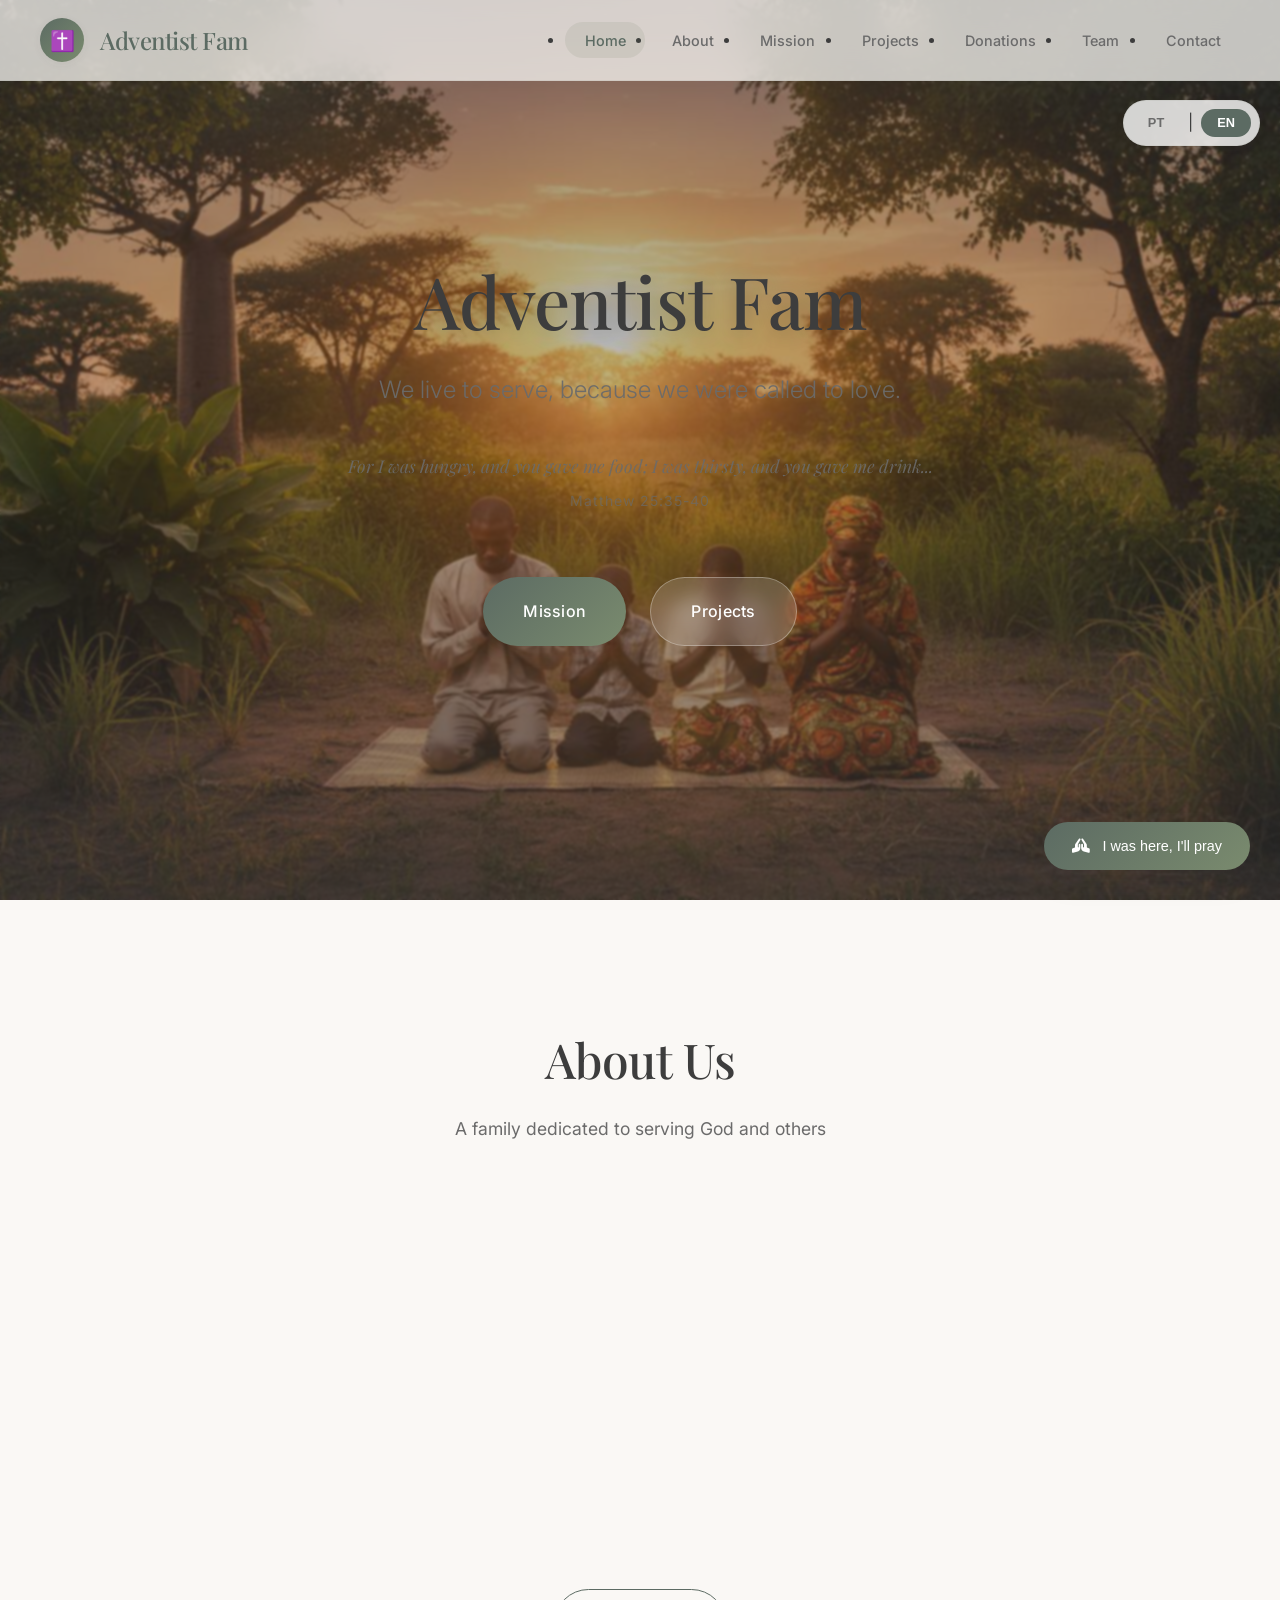
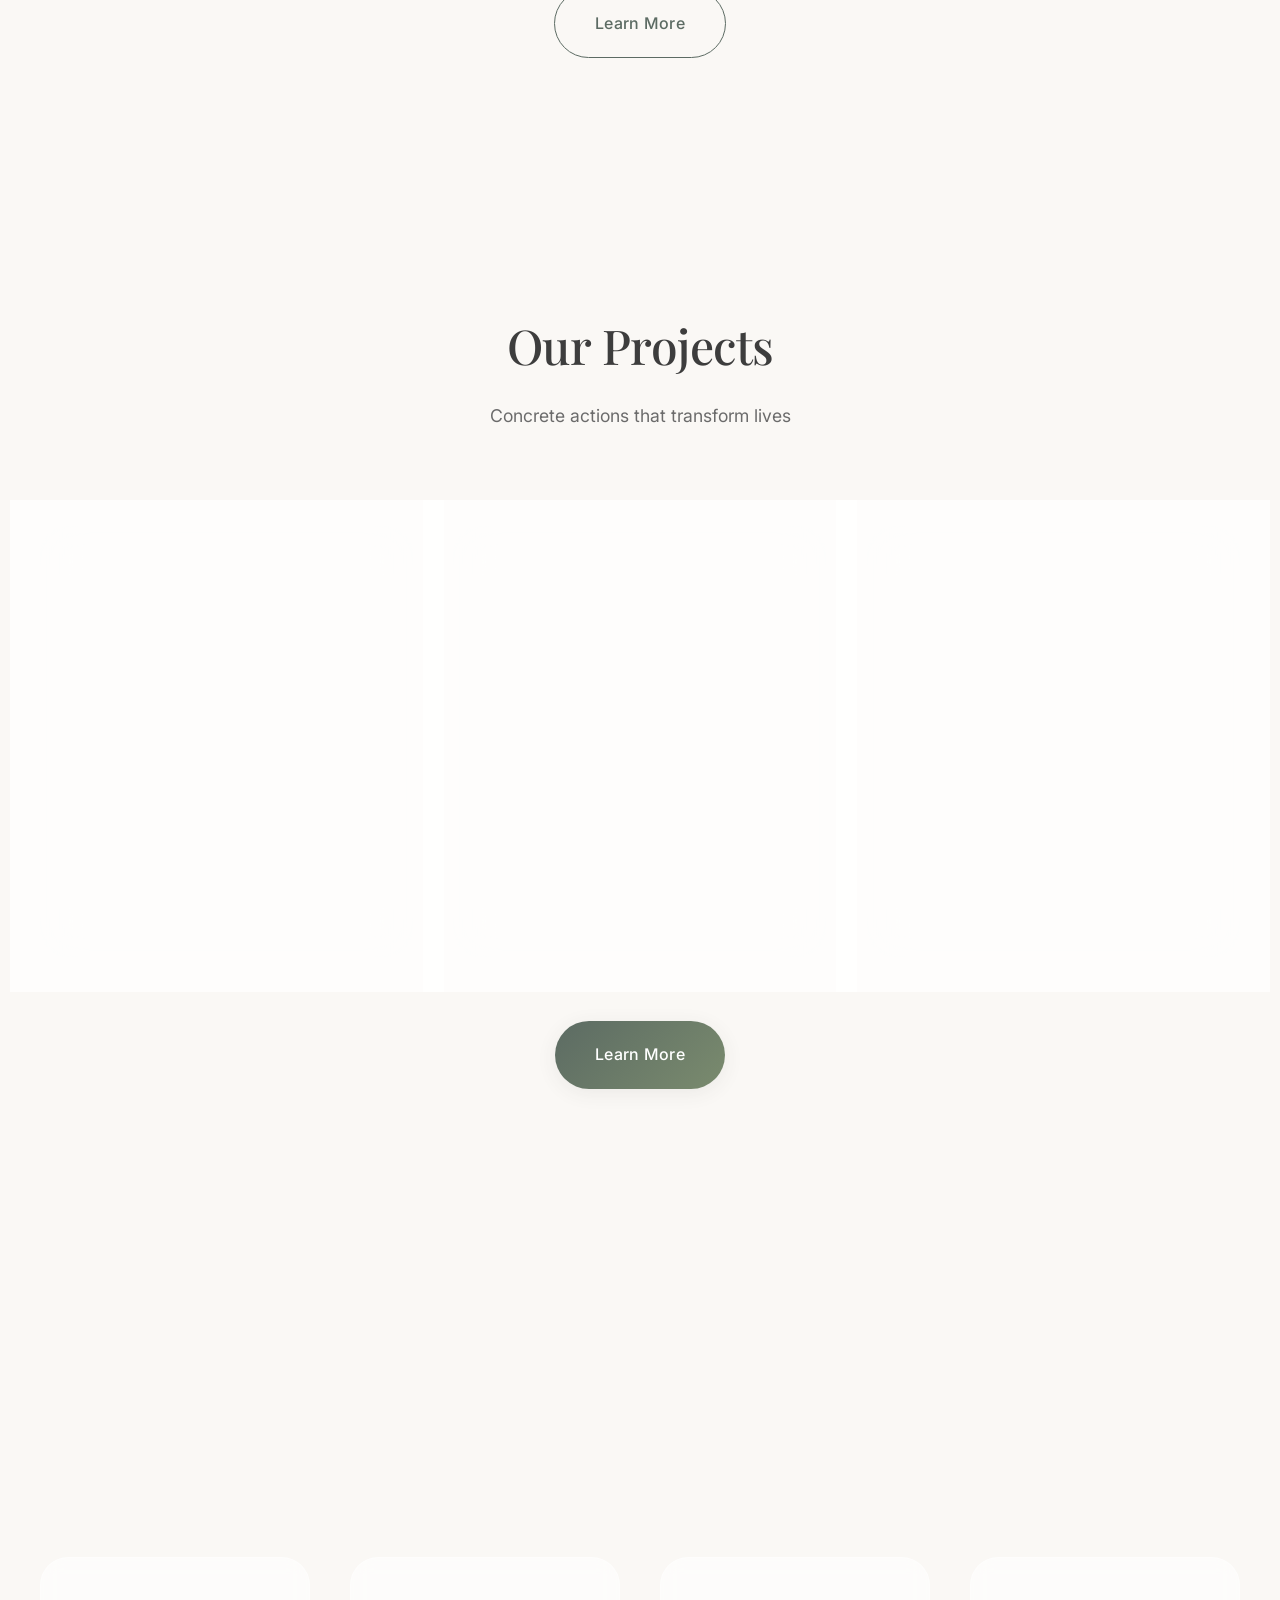
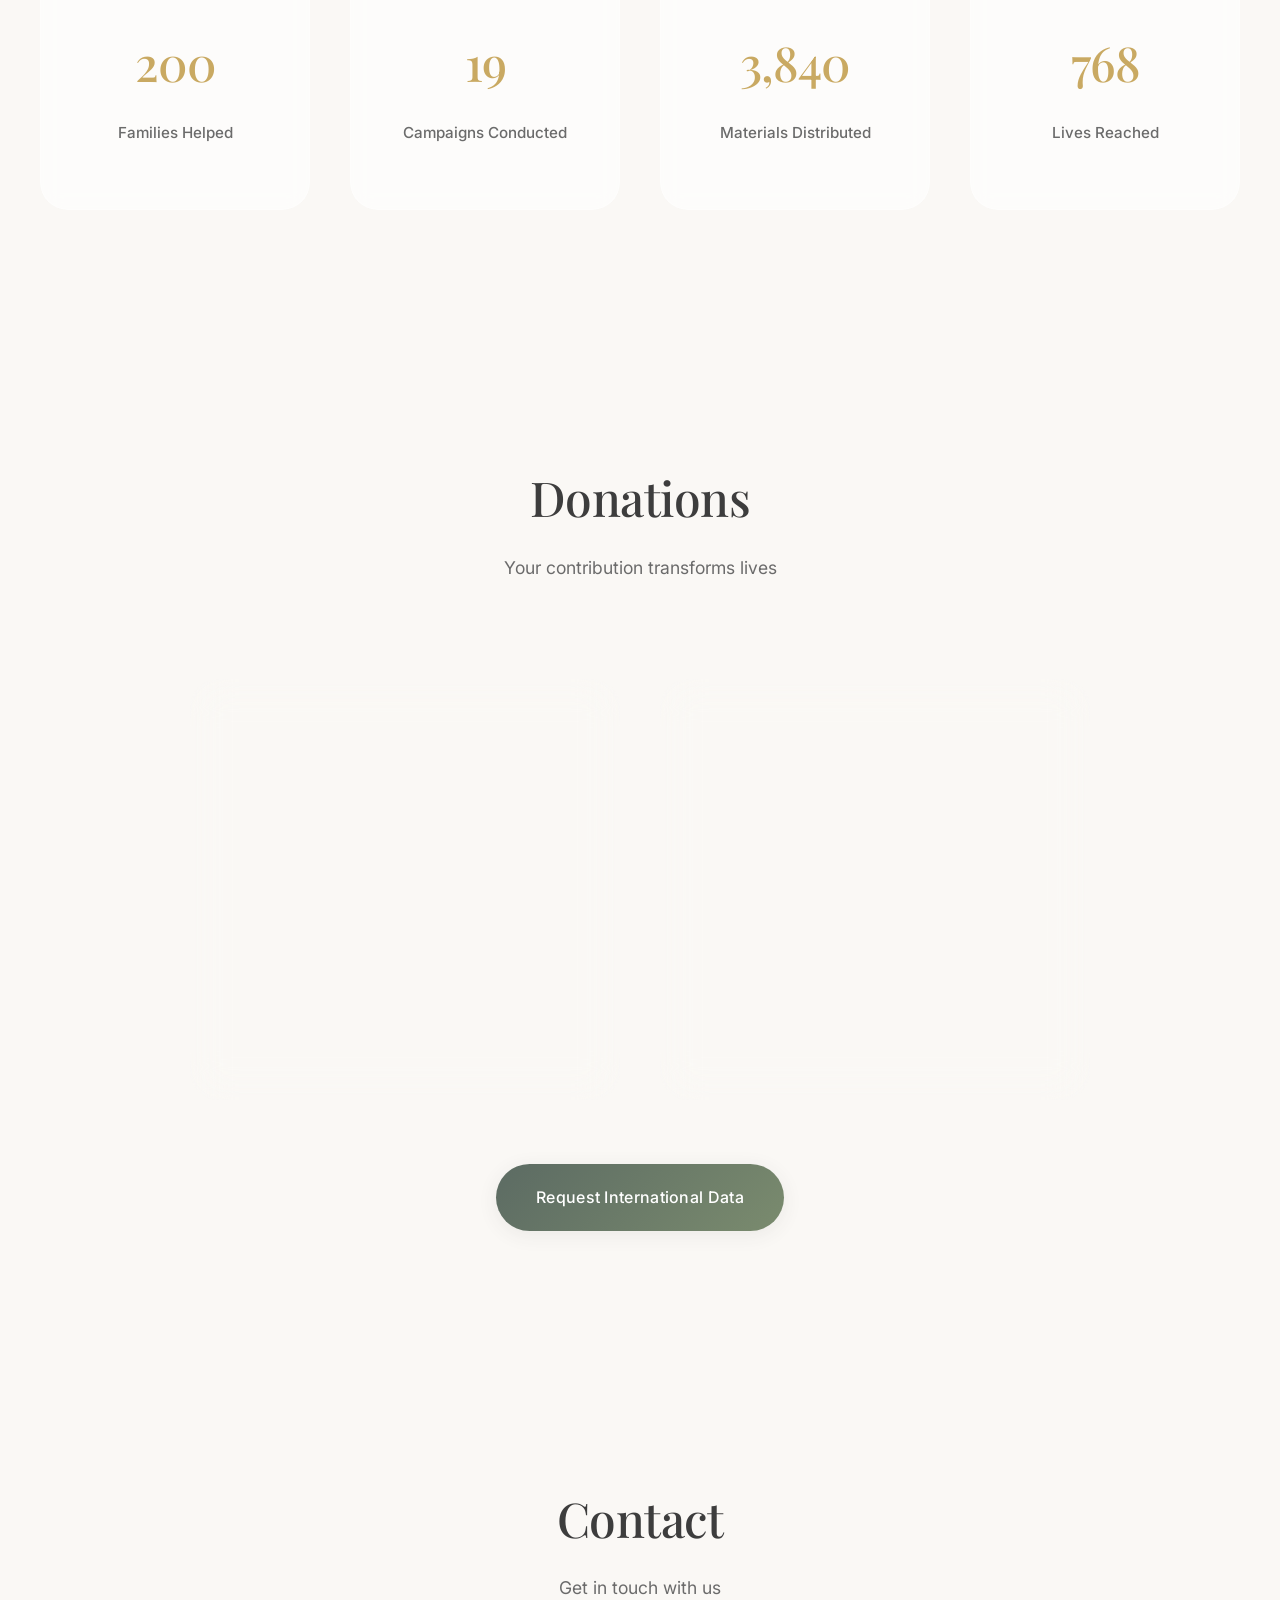
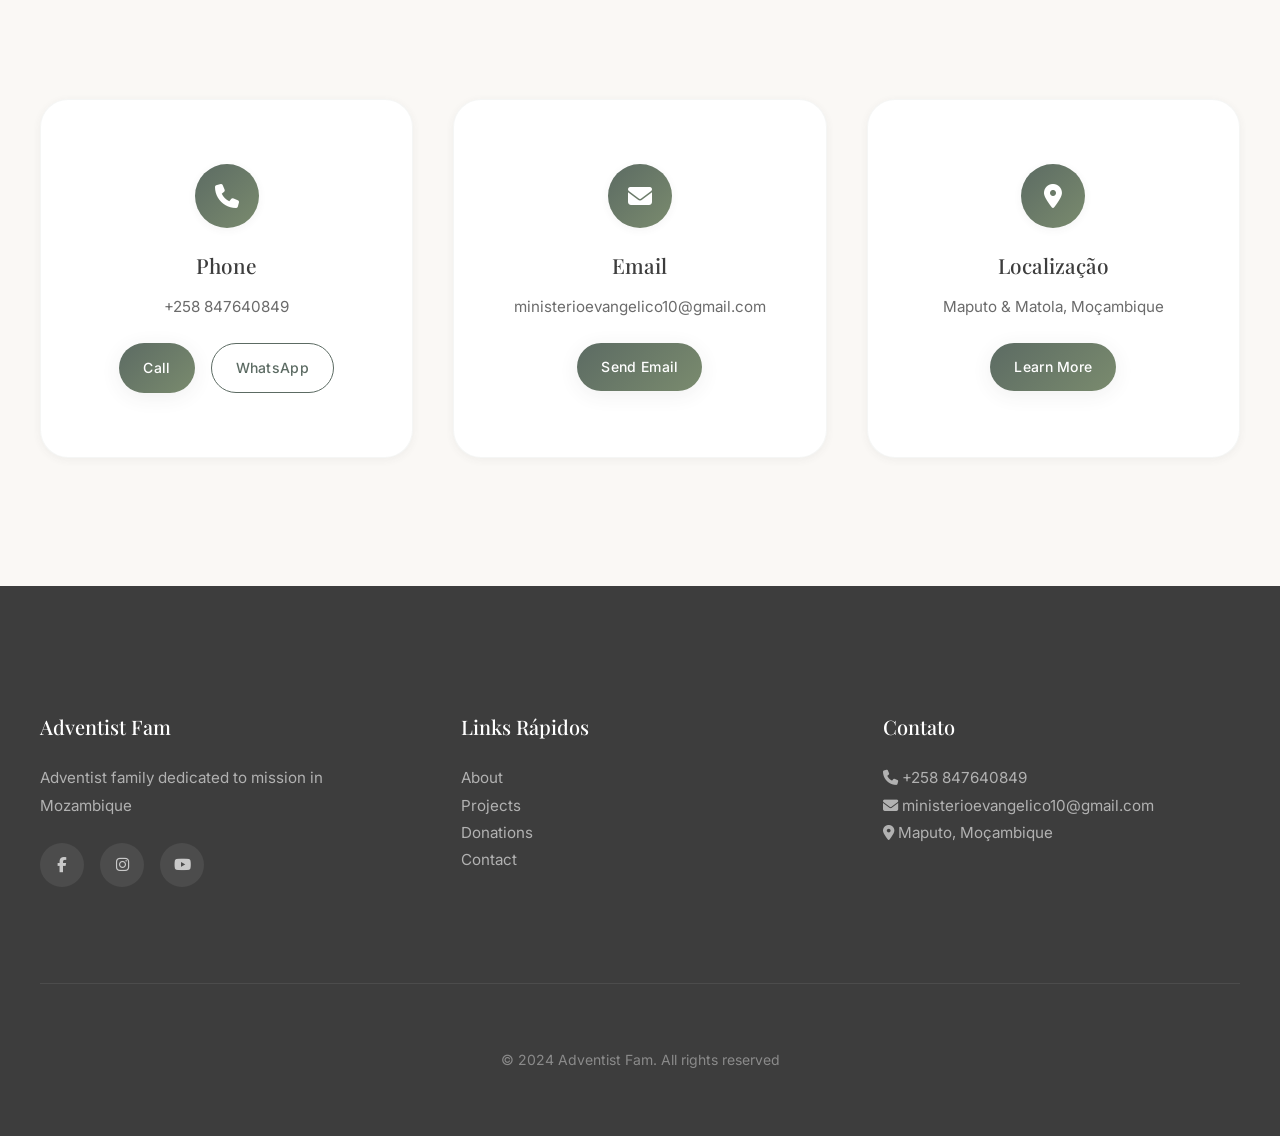
<file: index.html>
<!DOCTYPE html>
<html lang="pt-BR">
<head>
    <meta charset="UTF-8">
    <meta name="viewport" content="width=device-width, initial-scale=1.0">
    <meta name="description" content="Adventist Fam - Uma família adventista do sétimo dia dedicada à missão, serviço comunitário e evangelização em Moçambique.">
    <meta name="keywords" content="Adventist Fam, Igreja Adventista, Moçambique, Missão, Serviço Comunitário, Evangelização">
    <meta name="author" content="Adventist Fam">
    <meta name="theme-color" content="#5C6B53">
    
    <!-- Open Graph -->
    <meta property="og:title" content="Adventist Fam - Vivemos para servir">
    <meta property="og:description" content="Uma família adventista dedicada à missão em Moçambique">
    <meta property="og:type" content="website">
    <meta property="og:image" content="images/hero-home.jpg">
    
    <title>Adventist Fam - Vivemos para servir</title>
    
    <!-- Favicon -->
    <link rel="icon" href="data:image/svg+xml,<svg xmlns='http://www.w3.org/2000/svg' viewBox='0 0 100 100'><text y='.9em' font-size='90'>✝️</text></svg>">
    
    <!-- Google Fonts -->
    <link rel="preconnect" href="https://fonts.googleapis.com">
    <link rel="preconnect" href="https://fonts.gstatic.com" crossorigin>
    <link href="https://fonts.googleapis.com/css2?family=Inter:wght@300;400;500;600&family=Playfair+Display:wght@400;500;600&display=swap" rel="stylesheet">
    
    <!-- CSS -->
    <link rel="stylesheet" href="css/style.css">
    
    <!-- Font Awesome -->
    <link rel="stylesheet" href="https://cdnjs.cloudflare.com/ajax/libs/font-awesome/6.4.0/css/all.min.css">
</head>
<body>
    <!-- Navegação -->
    <nav class="navbar">
        <div class="container navbar-container">
            <a href="index.html" class="navbar-logo">
                <div class="navbar-logo-icon">✝️</div>
                <span>Adventist Fam</span>
            </a>
            
            <button class="navbar-toggle" aria-label="Menu">
                <span></span>
                <span></span>
                <span></span>
            </button>
            
            <ul class="navbar-menu">
                <li><a href="index.html" class="navbar-link active" data-translate="menu_home">Home</a></li>
                <li><a href="pages/sobre.html" class="navbar-link" data-translate="menu_sobre">Sobre</a></li>
                <li><a href="pages/missao.html" class="navbar-link" data-translate="menu_missao">Missão</a></li>
                <li><a href="pages/projetos.html" class="navbar-link" data-translate="menu_projetos">Projetos</a></li>
                <li><a href="pages/doacoes.html" class="navbar-link" data-translate="menu_doacoes">Doações</a></li>
                <li><a href="pages/equipa.html" class="navbar-link" data-translate="menu_equipa">Equipa</a></li>
                <li><a href="pages/contato.html" class="navbar-link" data-translate="menu_contato">Contato</a></li>
            </ul>
        </div>
    </nav>

    <!-- Hero Section -->
    <section class="hero" style="background-image: url('images/hero-home.jpg');">
        <div class="hero-content">
            <h1 class="hero-title" data-translate="home_title">Adventist Fam</h1>
            <p class="hero-subtitle" data-translate="home_subtitle">Vivemos para servir, porque fomos chamados para amar.</p>
            <p class="hero-verse" data-translate="home_verse_text">"Porque tive fome, e me destes de comer; tive sede, e me destes de beber..."</p>
            <p class="hero-verse-ref" data-translate="home_verse_ref">Mateus 25:35-40</p>
            <div class="hero-buttons">
                <a href="pages/missao.html" class="btn btn-primary btn-large" data-translate="btn_missao">Conheça Nossa Missão</a>
                <a href="pages/projetos.html" class="btn btn-secondary btn-large" data-translate="btn_projetos">Nossos Projetos</a>
            </div>
        </div>
    </section>

    <!-- Seção Sobre -->
    <section class="section">
        <div class="container">
            <div class="section-header">
                <h2 class="section-title" data-translate="sobre_title">Sobre Nós</h2>
                <p class="section-subtitle" data-translate="sobre_subtitle">Uma família dedicada ao serviço de Deus e ao próximo</p>
            </div>
            
            <div class="card-grid">
                <div class="card" data-animate="fadeIn">
                    <div class="card-body">
                        <div class="card-icon">
                            <i class="fas fa-heart"></i>
                        </div>
                        <h3 class="card-title" data-translate="sobre_missao_title">Missão</h3>
                        <p class="card-text" data-translate="sobre_missao_text">Servir a Deus através do serviço ao próximo, levando esperança e transformação às comunidades de Moçambique.</p>
                    </div>
                </div>
                
                <div class="card" data-animate="fadeIn">
                    <div class="card-body">
                        <div class="card-icon">
                            <i class="fas fa-eye"></i>
                        </div>
                        <h3 class="card-title" data-translate="sobre_visao_title">Visão</h3>
                        <p class="card-text" data-translate="sobre_visao_text">Ser um modelo de serviço cristão que inspira outras famílias a viverem sua fé de forma ativa e comprometida.</p>
                    </div>
                </div>
                
                <div class="card" data-animate="fadeIn">
                    <div class="card-body">
                        <div class="card-icon">
                            <i class="fas fa-star"></i>
                        </div>
                        <h3 class="card-title" data-translate="sobre_valores_title">Valores</h3>
                        <p class="card-text">
                            <span data-translate="sobre_valor1">Fidelidade bíblica</span> • 
                            <span data-translate="sobre_valor2">Serviço humilde</span> • 
                            <span data-translate="sobre_valor3">Compromisso social</span> • 
                            <span data-translate="sobre_valor4">Transparência</span>
                        </p>
                    </div>
                </div>
            </div>
            
            <div class="text-center" style="margin-top: 4rem;">
                <a href="pages/sobre.html" class="btn btn-outline btn-large" data-translate="btn_saber_mais">Conheça Nossa História</a>
            </div>
        </div>
    </section>

    <!-- Seção Projetos -->
    <section class="section section-bg" style="background-image: url('images/bg-missao.jpg');">
        <div class="container section-content">
            <div class="section-header">
                <h2 class="section-title" data-translate="projetos_title">Nossos Projetos</h2>
                <p class="section-subtitle" data-translate="projetos_subtitle">Ações concretas que transformam vidas</p>
            </div>
            
            <div class="card-grid">
                <div class="card card-glass" data-animate="fadeIn">
                    <img src="images/projeto-agua.jpg" alt="Água Potável" class="card-image">
                    <div class="card-body">
                        <h3 class="card-title" data-translate="projeto_agua">Água Potável</h3>
                        <p class="card-text" data-translate="projeto_agua_desc">Acesso à água limpa para comunidades</p>
                        <a href="projetos/agua.html" class="btn btn-outline btn-small" data-translate="btn_saber_mais">Saber Mais</a>
                    </div>
                </div>
                
                <div class="card card-glass" data-animate="fadeIn">
                    <img src="images/projeto-alfabetizacao.jpg" alt="Alfabetização" class="card-image">
                    <div class="card-body">
                        <h3 class="card-title" data-translate="projeto_alfabetizacao">Alfabetização</h3>
                        <p class="card-text" data-translate="projeto_alfabetizacao_desc">Educação para crianças e adultos</p>
                        <a href="projetos/alfabetizacao.html" class="btn btn-outline btn-small" data-translate="btn_saber_mais">Saber Mais</a>
                    </div>
                </div>
                
                <div class="card card-glass" data-animate="fadeIn">
                    <img src="images/projeto-alimentar.jpg" alt="Apoio Alimentar" class="card-image">
                    <div class="card-body">
                        <h3 class="card-title" data-translate="projeto_alimentar">Apoio Alimentar</h3>
                        <p class="card-text" data-translate="projeto_alimentar_desc">Distribuição de alimentos</p>
                        <a href="projetos/alimentar.html" class="btn btn-outline btn-small" data-translate="btn_saber_mais">Saber Mais</a>
                    </div>
                </div>
            </div>
            
            <div class="text-center" style="margin-top: 4rem;">
                <a href="pages/projetos.html" class="btn btn-primary btn-large" data-translate="btn_saber_mais">Ver Todos os Projetos</a>
            </div>
        </div>
    </section>

    <!-- Seção Impacto -->
    <section class="section">
        <div class="container">
            <div class="section-header">
                <h2 class="section-title" data-translate="impacto_title">Nosso Impacto</h2>
                <p class="section-subtitle" data-translate="impacto_subtitle">Resultados do nosso trabalho missionário</p>
            </div>
            
            <div class="stats-grid">
                <div class="stat-card" data-animate="scaleIn">
                    <div class="stat-number" data-counter="500">0</div>
                    <div class="stat-label" data-translate="impacto_familias">Famílias Ajudadas</div>
                </div>
                
                <div class="stat-card" data-animate="scaleIn">
                    <div class="stat-number" data-counter="50">0</div>
                    <div class="stat-label" data-translate="impacto_campanhas">Campanhas Realizadas</div>
                </div>
                
                <div class="stat-card" data-animate="scaleIn">
                    <div class="stat-number" data-counter="10000">0</div>
                    <div class="stat-label" data-translate="impacto_materiais">Materiais Distribuídos</div>
                </div>
                
                <div class="stat-card" data-animate="scaleIn">
                    <div class="stat-number" data-counter="2000">0</div>
                    <div class="stat-label" data-translate="impacto_vidas">Vidas Alcançadas</div>
                </div>
            </div>
        </div>
    </section>

    <!-- Seção Doações -->
    <section class="section section-bg" style="background-image: url('images/bg-sobre.jpg');">
        <div class="container section-content">
            <div class="section-header">
                <h2 class="section-title" data-translate="doacoes_title">Doações</h2>
                <p class="section-subtitle" data-translate="doacoes_subtitle">Sua contribuição transforma vidas</p>
            </div>
            
            <div class="card-grid" style="max-width: 900px; margin: 0 auto;">
                <div class="donation-card card-glass" data-animate="fadeIn">
                    <div class="donation-icon">
                        <i class="fas fa-mobile-alt"></i>
                    </div>
                    <h3 class="donation-title" data-translate="doacoes_mpesa_title">M-Pesa</h3>
                    <p class="donation-info" data-translate="doacoes_mpesa_numero">+258 847640849</p>
                    <p class="donation-label" data-translate="doacoes_mpesa_nome">Titular: Uele Felisberto</p>
                    <button class="btn btn-outline btn-small" onclick="copyToClipboard('+258847640849', 'Número M-Pesa copiado!')" style="margin-top: 1.5rem;">
                        <i class="fas fa-copy"></i> <span data-translate="btn_copiar">Copiar</span>
                    </button>
                </div>
                
                <div class="donation-card card-glass" data-animate="fadeIn">
                    <div class="donation-icon">
                        <i class="fas fa-university"></i>
                    </div>
                    <h3 class="donation-title" data-translate="doacoes_bim_title">BIM</h3>
                    <p class="donation-info" data-translate="doacoes_bim_conta">Conta: 863896066</p>
                    <p class="donation-label" data-translate="doacoes_bim_nome">Titular: Uele Felisberto</p>
                    <button class="btn btn-outline btn-small" onclick="copyToClipboard('863896066', 'Número da conta copiado!')" style="margin-top: 1.5rem;">
                        <i class="fas fa-copy"></i> <span data-translate="btn_copiar">Copiar</span>
                    </button>
                </div>
            </div>
            
            <div class="text-center" style="margin-top: 4rem;">
                <a href="pages/doacoes.html" class="btn btn-primary btn-large" data-translate="doacoes_internacional_btn">Transferência Internacional</a>
            </div>
        </div>
    </section>

    <!-- Seção Contato -->
    <section class="section">
        <div class="container">
            <div class="section-header">
                <h2 class="section-title" data-translate="contato_title">Contato</h2>
                <p class="section-subtitle" data-translate="contato_subtitle">Entre em contato conosco</p>
            </div>
            
            <div class="contact-grid">
                <div class="contact-card" data-animate="fadeIn">
                    <div class="contact-icon">
                        <i class="fas fa-phone"></i>
                    </div>
                    <h3 class="contact-title" data-translate="contato_telefone">Telefone</h3>
                    <p class="contact-info">+258 847640849</p>
                    <div class="contact-buttons">
                        <a href="tel:+258847640849" class="btn btn-primary btn-small" data-translate="contato_btn_ligar">Ligar</a>
                        <a href="https://wa.me/258847640849" target="_blank" class="btn btn-outline btn-small" data-translate="contato_btn_whatsapp">WhatsApp</a>
                    </div>
                </div>
                
                <div class="contact-card" data-animate="fadeIn">
                    <div class="contact-icon">
                        <i class="fas fa-envelope"></i>
                    </div>
                    <h3 class="contact-title" data-translate="contato_email">Email</h3>
                    <p class="contact-info">ministerioevangelico10@gmail.com</p>
                    <div class="contact-buttons">
                        <a href="mailto:ministerioevangelico10@gmail.com" class="btn btn-primary btn-small" data-translate="contato_btn_email">Enviar Email</a>
                    </div>
                </div>
                
                <div class="contact-card" data-animate="fadeIn">
                    <div class="contact-icon">
                        <i class="fas fa-map-marker-alt"></i>
                    </div>
                    <h3 class="contact-title">Localização</h3>
                    <p class="contact-info">Maputo & Matola, Moçambique</p>
                    <div class="contact-buttons">
                        <a href="pages/contato.html" class="btn btn-primary btn-small" data-translate="btn_saber_mais">Saber Mais</a>
                    </div>
                </div>
            </div>
        </div>
    </section>

    <!-- Footer -->
    <footer class="footer">
        <div class="container">
            <div class="footer-content">
                <div class="footer-section">
                    <h4>Adventist Fam</h4>
                    <p data-translate="footer_familia">Família Adventista dedicada à missão em Moçambique</p>
                    <div class="footer-social">
                        <a href="#" aria-label="Facebook"><i class="fab fa-facebook-f"></i></a>
                        <a href="#" aria-label="Instagram"><i class="fab fa-instagram"></i></a>
                        <a href="#" aria-label="YouTube"><i class="fab fa-youtube"></i></a>
                    </div>
                </div>
                
                <div class="footer-section">
                    <h4>Links Rápidos</h4>
                    <p><a href="pages/sobre.html" data-translate="menu_sobre">Sobre Nós</a></p>
                    <p><a href="pages/projetos.html" data-translate="menu_projetos">Projetos</a></p>
                    <p><a href="pages/doacoes.html" data-translate="menu_doacoes">Doações</a></p>
                    <p><a href="pages/contato.html" data-translate="menu_contato">Contato</a></p>
                </div>
                
                <div class="footer-section">
                    <h4>Contato</h4>
                    <p><i class="fas fa-phone"></i> +258 847640849</p>
                    <p><i class="fas fa-envelope"></i> ministerioevangelico10@gmail.com</p>
                    <p><i class="fas fa-map-marker-alt"></i> Maputo, Moçambique</p>
                </div>
            </div>
            
            <div class="footer-bottom">
                <p>&copy; 2024 Adventist Fam. <span data-translate="footer_direitos">Todos os direitos reservados.</span></p>
            </div>
        </div>
    </footer>

    <!-- Botão Flutuante de Oração -->
    <div class="prayer-float">
        <button id="prayer-btn" class="prayer-float-btn">
            <i class="fas fa-praying-hands"></i>
            <span data-translate="oracao_btn">Orar</span>
        </button>
    </div>

    <!-- Modal de Oração -->
    <div id="prayer-modal" class="modal-overlay">
        <div class="modal-content">
            <button id="prayer-close" class="modal-close">&times;</button>
            <div class="modal-icon">
                <i class="fas fa-praying-hands"></i>
            </div>
            <h3 class="modal-title" data-translate="oracao_modal_title">Oração</h3>
            <p class="modal-text" data-translate="oracao_modal_text">Obrigado pela sua visita. Que Deus te abençoe e guie sua vida.</p>
            <button id="prayer-amen" class="btn btn-primary btn-large" data-translate="oracao_btn_amen">Amém</button>
            <p id="prayer-counter" class="modal-counter">0 orações realizadas</p>
        </div>
    </div>

    <!-- Scripts -->
    <script src="js/translations.js"></script>
    <script src="js/main.js"></script>
</body>
</html>
</file>
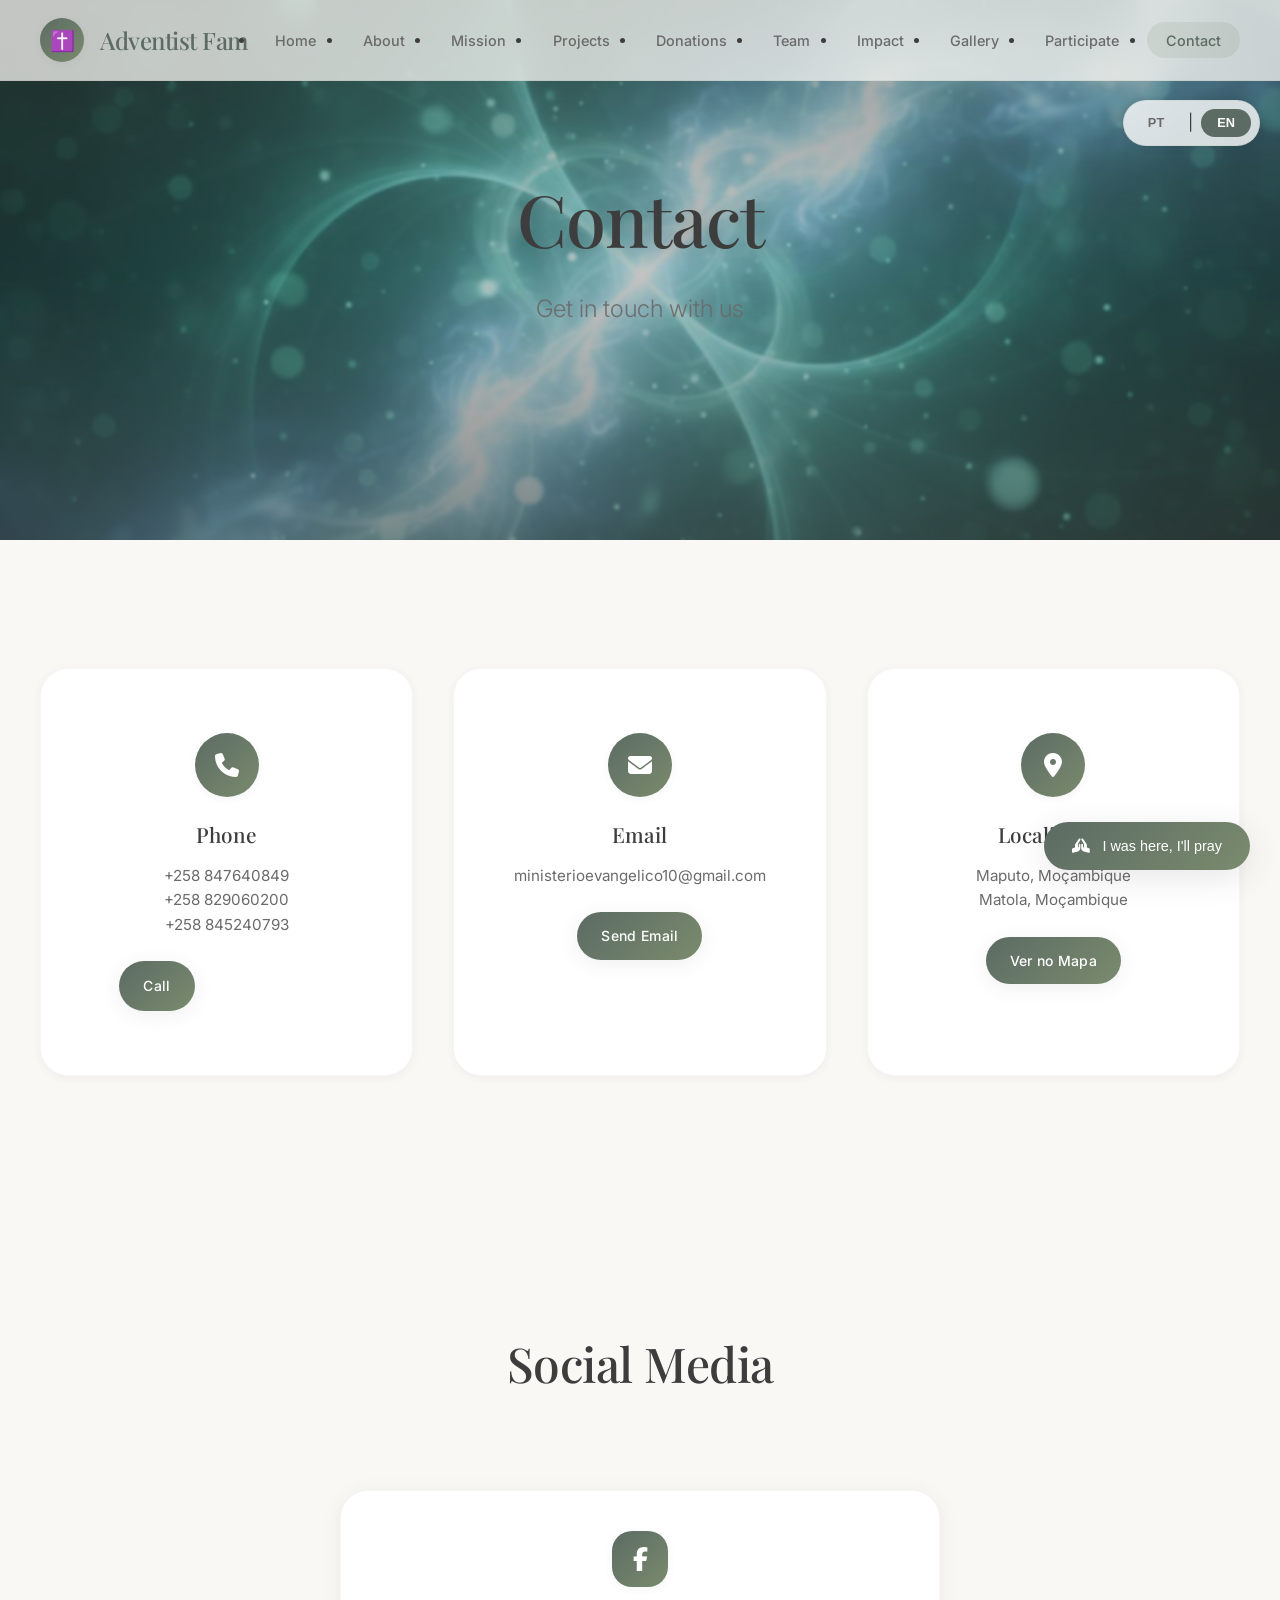
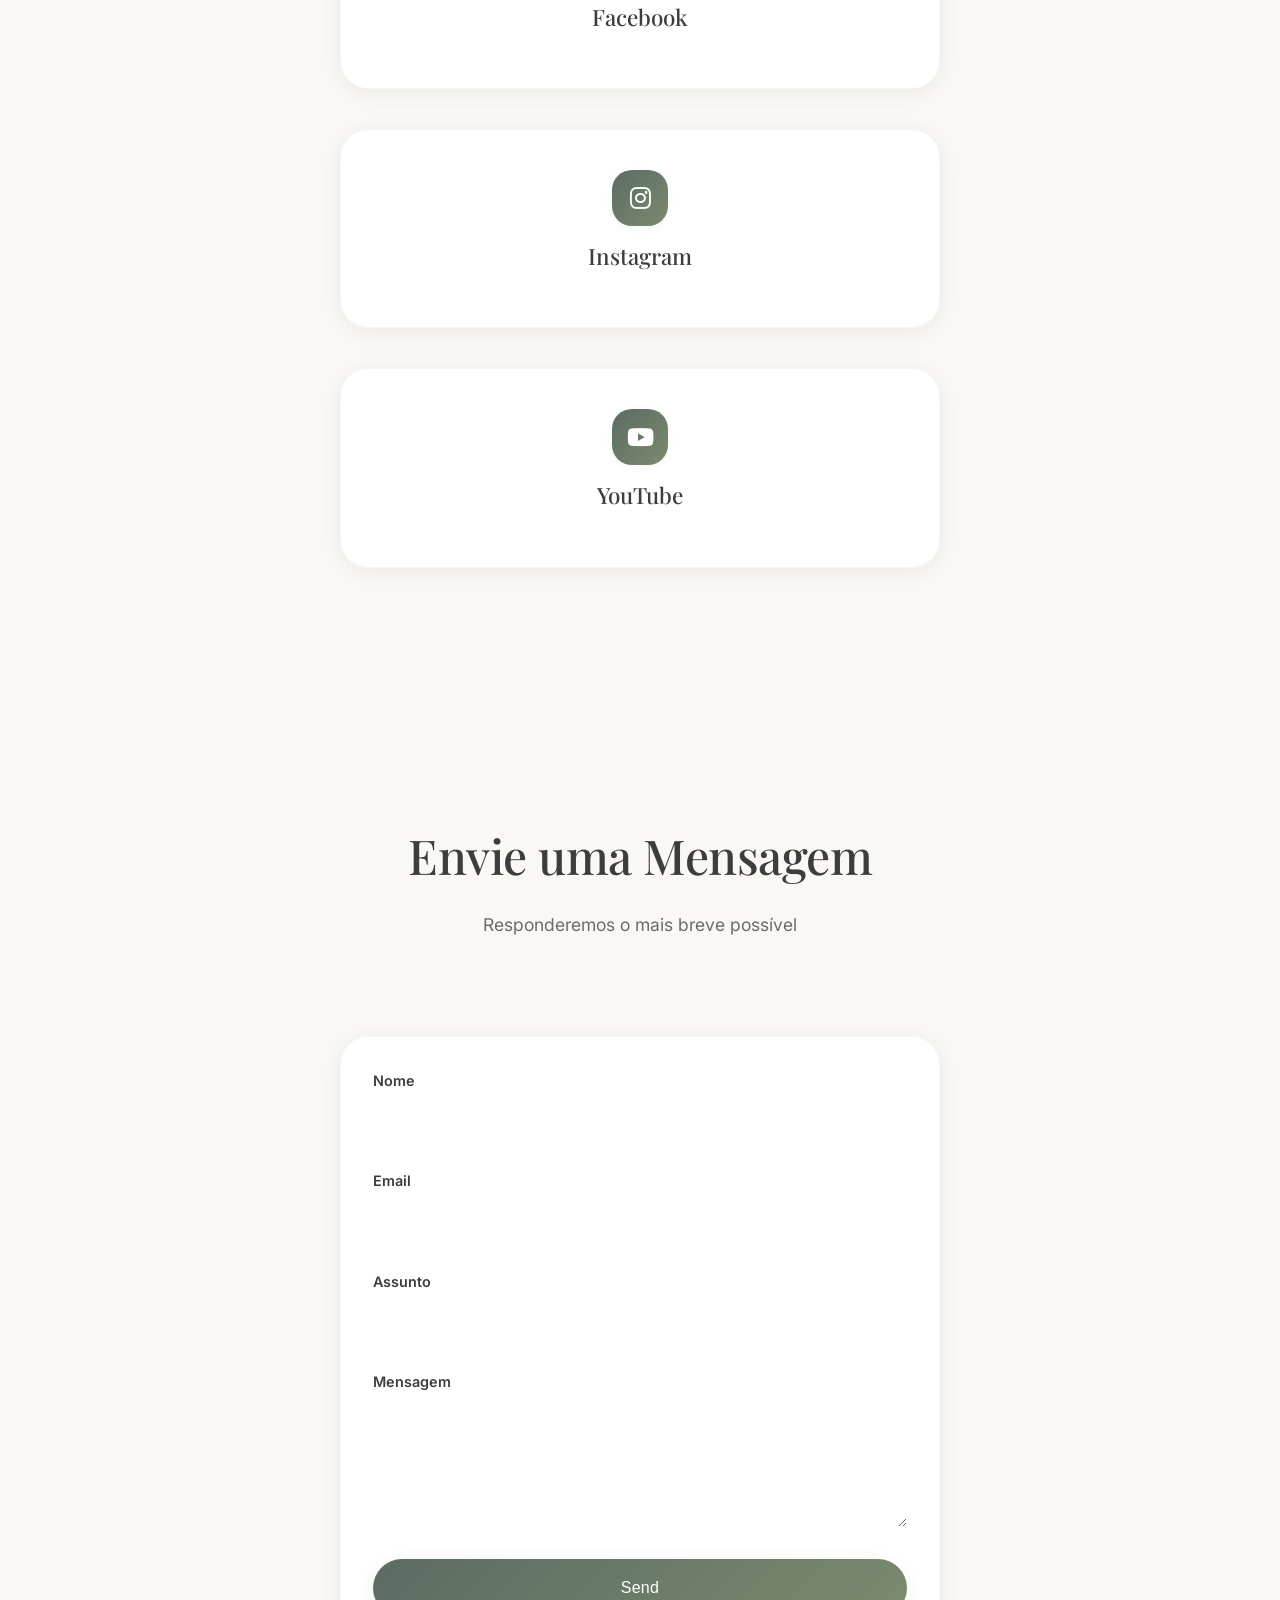
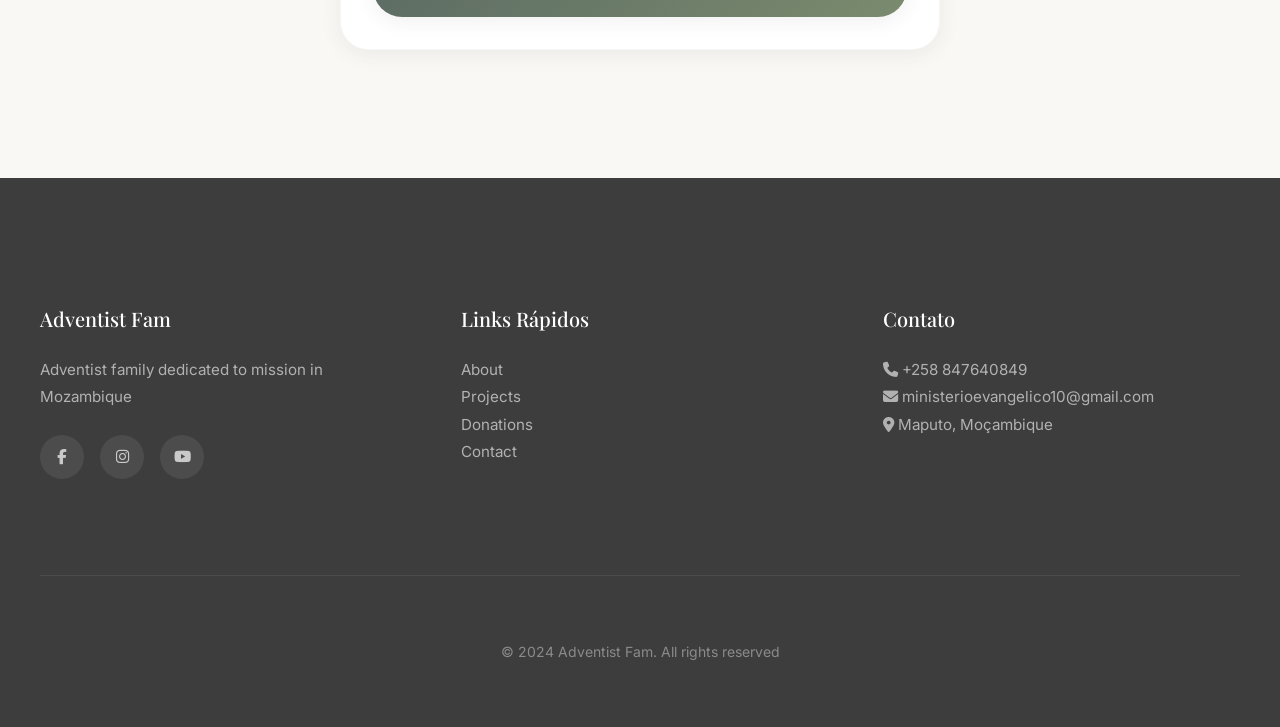
<file: pages/contato.html>
<!DOCTYPE html>
<html lang="pt-BR">
<head>
    <meta charset="UTF-8">
    <meta name="viewport" content="width=device-width, initial-scale=1.0">
    <meta name="description" content="Contato - Entre em contato com a Adventist Fam. Estamos aqui para ajudar.">
    <title>Contato - Adventist Fam</title>
    <link rel="icon" href="data:image/svg+xml,<svg xmlns='http://www.w3.org/2000/svg' viewBox='0 0 100 100'><text y='.9em' font-size='90'>✝️</text></svg>">
    <link rel="stylesheet" href="../css/style.css">
    <link rel="stylesheet" href="https://cdnjs.cloudflare.com/ajax/libs/font-awesome/6.4.0/css/all.min.css">
    <link rel="preconnect" href="https://fonts.googleapis.com">
    <link rel="preconnect" href="https://fonts.gstatic.com" crossorigin>
    <link href="https://fonts.googleapis.com/css2?family=Inter:wght@300;400;500;600&family=Playfair+Display:wght@400;500;600&display=swap" rel="stylesheet">
</head>
<body>
    <!-- Navegação -->
    <nav class="navbar">
        <div class="container navbar-container">
            <a href="../index.html" class="navbar-logo">
                <div class="navbar-logo-icon">✝️</div>
                <span>Adventist Fam</span>
            </a>
            
            <button class="navbar-toggle" aria-label="Menu">
                <span></span>
                <span></span>
                <span></span>
            </button>
            
            <ul class="navbar-menu">
                <li><a href="../index.html" class="navbar-link" data-translate="menu_home">Home</a></li>
                <li><a href="sobre.html" class="navbar-link" data-translate="menu_sobre">Sobre</a></li>
                <li><a href="missao.html" class="navbar-link" data-translate="menu_missao">Missão</a></li>
                <li><a href="projetos.html" class="navbar-link" data-translate="menu_projetos">Projetos</a></li>
                <li><a href="doacoes.html" class="navbar-link" data-translate="menu_doacoes">Doações</a></li>
                <li><a href="equipa.html" class="navbar-link" data-translate="menu_equipa">Equipa</a></li>
                <li><a href="impacto.html" class="navbar-link" data-translate="menu_impacto">Impacto</a></li>
                <li><a href="galeria.html" class="navbar-link" data-translate="menu_galeria">Galeria</a></li>
                <li><a href="participar.html" class="navbar-link" data-translate="menu_participar">Participar</a></li>
                <li><a href="contato.html" class="navbar-link active" data-translate="menu_contato">Contato</a></li>
            </ul>
        </div>
    </nav>

    <!-- Hero Section -->
    <section class="hero" style="background-image: url('../images/bg-sobre.jpg'); min-height: 60vh;">
        <div class="hero-content">
            <h1 class="hero-title" data-translate="contato_title">Contato</h1>
            <p class="hero-subtitle" data-translate="contato_subtitle">Entre em contato conosco</p>
        </div>
    </section>

    <!-- Informações de Contato -->
    <section class="section">
        <div class="container">
            <div class="contact-grid">
                <!-- Telefone -->
                <div class="contact-card" data-animate="fadeIn">
                    <div class="contact-icon">
                        <i class="fas fa-phone"></i>
                    </div>
                    <h3 class="contact-title" data-translate="contato_telefone">Telefone</h3>
                    <p class="contact-info">
                        +258 847640849<br>
                        +258 829060200<br>
                        +258 845240793
                    </p>
                    <div class="contact-buttons">
                        <a href="tel:+258847640849" class="btn btn-primary btn-small" data-translate="contato_btn_ligar">Ligar</a>
                        <a href="https://wa.me/258847640849" target="_blank" class="btn btn-secondary btn-small" data-translate="contato_btn_whatsapp">WhatsApp</a>
                    </div>
                </div>
                
                <!-- Email -->
                <div class="contact-card" data-animate="fadeIn">
                    <div class="contact-icon">
                        <i class="fas fa-envelope"></i>
                    </div>
                    <h3 class="contact-title" data-translate="contato_email">Email</h3>
                    <p class="contact-info">ministerioevangelico10@gmail.com</p>
                    <div class="contact-buttons">
                        <a href="mailto:ministerioevangelico10@gmail.com" class="btn btn-primary btn-small" data-translate="contato_btn_email">Enviar Email</a>
                    </div>
                </div>
                
                <!-- Localização -->
                <div class="contact-card" data-animate="fadeIn">
                    <div class="contact-icon">
                        <i class="fas fa-map-marker-alt"></i>
                    </div>
                    <h3 class="contact-title">Localização</h3>
                    <p class="contact-info">
                        Maputo, Moçambique<br>
                        Matola, Moçambique
                    </p>
                    <div class="contact-buttons">
                        <a href="https://maps.google.com/?q=Maputo,Mozambique" target="_blank" class="btn btn-primary btn-small">Ver no Mapa</a>
                    </div>
                </div>
            </div>
        </div>
    </section>

    <!-- Redes Sociais -->
    <section class="section section-bg" style="background-image: url('../images/galeria-missao.jpg');">
        <div class="container section-content">
            <div class="section-header">
                <h2 class="section-title" data-translate="redes_title">Redes Sociais</h2>
            </div>
            
            <div class="card-grid" style="max-width: 600px; margin: 0 auto;">
                <a href="#" class="card" data-animate="fadeIn" style="text-align: center;">
                    <div class="card-body">
                        <div class="card-icon" style="margin: 0 auto 1rem;">
                            <i class="fab fa-facebook-f"></i>
                        </div>
                        <h3 class="card-title">Facebook</h3>
                    </div>
                </a>
                
                <a href="#" class="card" data-animate="fadeIn" style="text-align: center;">
                    <div class="card-body">
                        <div class="card-icon" style="margin: 0 auto 1rem;">
                            <i class="fab fa-instagram"></i>
                        </div>
                        <h3 class="card-title">Instagram</h3>
                    </div>
                </a>
                
                <a href="#" class="card" data-animate="fadeIn" style="text-align: center;">
                    <div class="card-body">
                        <div class="card-icon" style="margin: 0 auto 1rem;">
                            <i class="fab fa-youtube"></i>
                        </div>
                        <h3 class="card-title">YouTube</h3>
                    </div>
                </a>
            </div>
        </div>
    </section>

    <!-- Formulário de Contato -->
    <section class="section">
        <div class="container">
            <div class="section-header">
                <h2 class="section-title">Envie uma Mensagem</h2>
                <p class="section-subtitle">Responderemos o mais breve possível</p>
            </div>
            
            <div class="card" style="max-width: 600px; margin: 0 auto;" data-animate="fadeIn">
                <div class="card-body" style="padding: 2rem;">
                    <form id="contact-form">
                        <div style="margin-bottom: 1.5rem;">
                            <label for="name" style="display: block; margin-bottom: 0.5rem; font-weight: 600;">Nome</label>
                            <input type="text" id="name" name="name" required style="width: 100%; padding: 0.75rem; border: 2px solid var(--light-gray); border-radius: 0.5rem; font-size: 1rem;">
                        </div>
                        
                        <div style="margin-bottom: 1.5rem;">
                            <label for="email" style="display: block; margin-bottom: 0.5rem; font-weight: 600;">Email</label>
                            <input type="email" id="email" name="email" required style="width: 100%; padding: 0.75rem; border: 2px solid var(--light-gray); border-radius: 0.5rem; font-size: 1rem;">
                        </div>
                        
                        <div style="margin-bottom: 1.5rem;">
                            <label for="subject" style="display: block; margin-bottom: 0.5rem; font-weight: 600;">Assunto</label>
                            <input type="text" id="subject" name="subject" required style="width: 100%; padding: 0.75rem; border: 2px solid var(--light-gray); border-radius: 0.5rem; font-size: 1rem;">
                        </div>
                        
                        <div style="margin-bottom: 1.5rem;">
                            <label for="message" style="display: block; margin-bottom: 0.5rem; font-weight: 600;">Mensagem</label>
                            <textarea id="message" name="message" rows="5" required style="width: 100%; padding: 0.75rem; border: 2px solid var(--light-gray); border-radius: 0.5rem; font-size: 1rem; resize: vertical;"></textarea>
                        </div>
                        
                        <button type="submit" class="btn btn-primary btn-large" style="width: 100%;" data-translate="btn_enviar">
                            <i class="fas fa-paper-plane"></i> Enviar
                        </button>
                    </form>
                </div>
            </div>
        </div>
    </section>

    <!-- Footer -->
    <footer class="footer">
        <div class="container">
            <div class="footer-content">
                <div class="footer-section">
                    <h4>Adventist Fam</h4>
                    <p data-translate="footer_familia">Família Adventista dedicada à missão em Moçambique</p>
                    <div class="footer-social">
                        <a href="#" aria-label="Facebook"><i class="fab fa-facebook-f"></i></a>
                        <a href="#" aria-label="Instagram"><i class="fab fa-instagram"></i></a>
                        <a href="#" aria-label="YouTube"><i class="fab fa-youtube"></i></a>
                    </div>
                </div>
                
                <div class="footer-section">
                    <h4>Links Rápidos</h4>
                    <p><a href="sobre.html" data-translate="menu_sobre">Sobre Nós</a></p>
                    <p><a href="projetos.html" data-translate="menu_projetos">Projetos</a></p>
                    <p><a href="doacoes.html" data-translate="menu_doacoes">Doações</a></p>
                    <p><a href="contato.html" data-translate="menu_contato">Contato</a></p>
                </div>
                
                <div class="footer-section">
                    <h4>Contato</h4>
                    <p><i class="fas fa-phone"></i> +258 847640849</p>
                    <p><i class="fas fa-envelope"></i> ministerioevangelico10@gmail.com</p>
                    <p><i class="fas fa-map-marker-alt"></i> Maputo, Moçambique</p>
                </div>
            </div>
            
            <div class="footer-bottom">
                <p>&copy; 2024 Adventist Fam. <span data-translate="footer_direitos">Todos os direitos reservados.</span></p>
            </div>
        </div>
    </footer>

    <!-- Botão Flutuante de Oração -->
    <div class="prayer-float">
        <button id="prayer-btn" class="prayer-float-btn">
            <i class="fas fa-praying-hands"></i>
            <span data-translate="oracao_btn">Estive aqui, vou orar</span>
        </button>
    </div>

    <!-- Modal de Oração -->
    <div id="prayer-modal" class="modal-overlay">
        <div class="modal-content">
            <button id="prayer-close" class="modal-close">&times;</button>
            <div class="modal-icon">
                <i class="fas fa-praying-hands"></i>
            </div>
            <h3 class="modal-title" data-translate="oracao_modal_title">Oração</h3>
            <p class="modal-text" data-translate="oracao_modal_text">Obrigado pela sua visita. Que Deus te abençoe e guie sua vida.</p>
            <button id="prayer-amen" class="btn btn-primary btn-large" data-translate="oracao_btn_amen">Amém</button>
            <p id="prayer-counter" class="modal-counter">0 orações realizadas</p>
        </div>
    </div>

    <!-- Scripts -->
    <script src="../js/translations.js"></script>
    <script src="../js/main.js"></script>
</body>
</html>
</file>
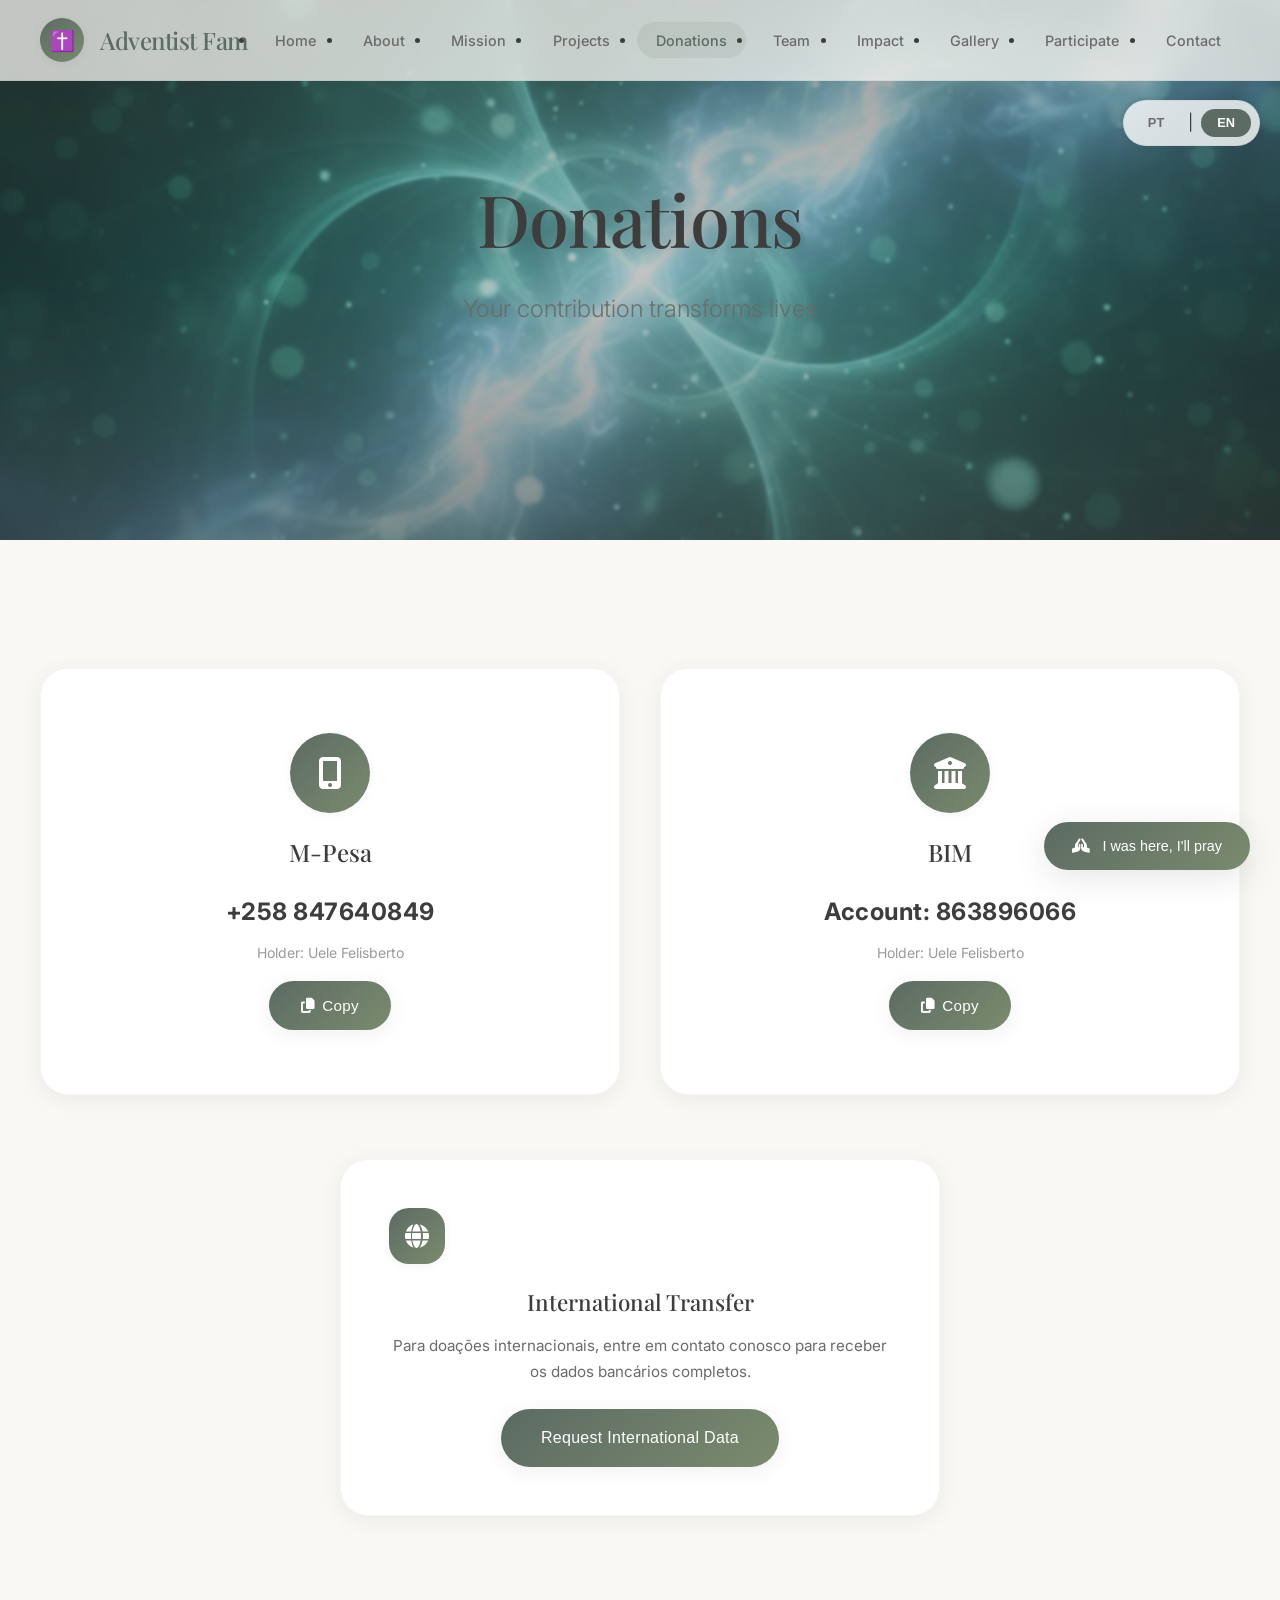
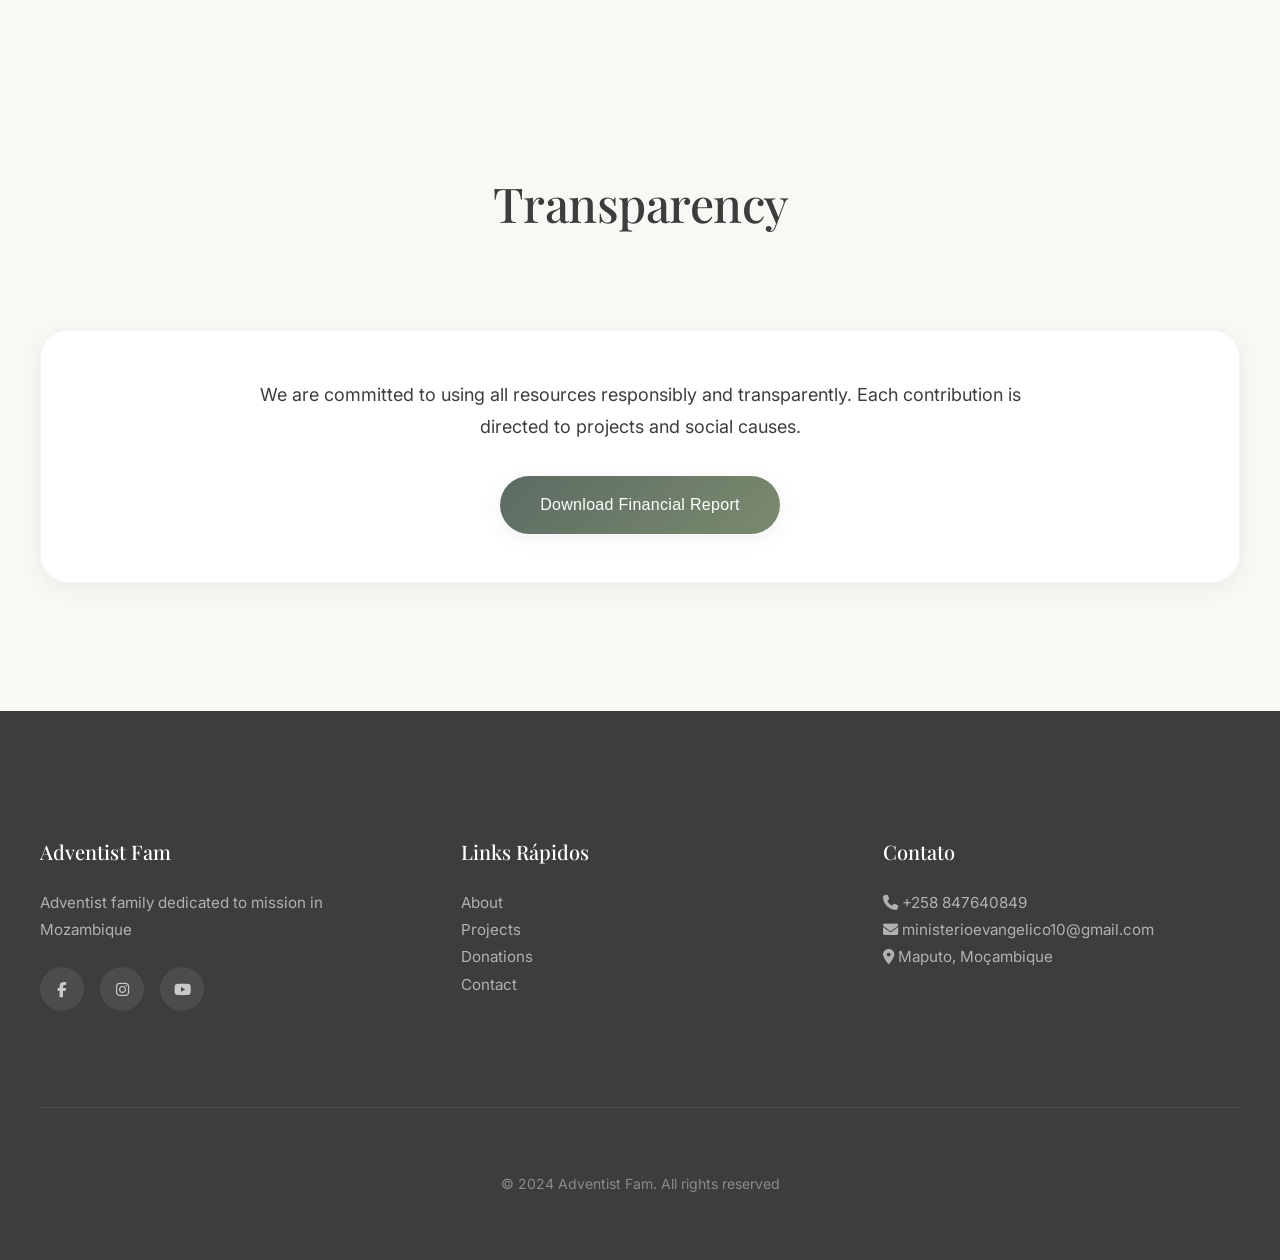
<file: pages/doacoes.html>
<!DOCTYPE html>
<html lang="pt-BR">
<head>
    <meta charset="UTF-8">
    <meta name="viewport" content="width=device-width, initial-scale=1.0">
    <meta name="description" content="Doações - Sua contribuição transforma vidas. Saiba como apoiar nossa missão em Moçambique.">
    <title>Doações - Adventist Fam</title>
    <link rel="icon" href="data:image/svg+xml,<svg xmlns='http://www.w3.org/2000/svg' viewBox='0 0 100 100'><text y='.9em' font-size='90'>✝️</text></svg>">
    <link rel="stylesheet" href="../css/style.css">
    <link rel="stylesheet" href="https://cdnjs.cloudflare.com/ajax/libs/font-awesome/6.4.0/css/all.min.css">
    <link rel="preconnect" href="https://fonts.googleapis.com">
    <link rel="preconnect" href="https://fonts.gstatic.com" crossorigin>
    <link href="https://fonts.googleapis.com/css2?family=Inter:wght@300;400;500;600&family=Playfair+Display:wght@400;500;600&display=swap" rel="stylesheet">
</head>
<body>
    <!-- Navegação -->
    <nav class="navbar">
        <div class="container navbar-container">
            <a href="../index.html" class="navbar-logo">
                <div class="navbar-logo-icon">✝️</div>
                <span>Adventist Fam</span>
            </a>
            
            <button class="navbar-toggle" aria-label="Menu">
                <span></span>
                <span></span>
                <span></span>
            </button>
            
            <ul class="navbar-menu">
                <li><a href="../index.html" class="navbar-link" data-translate="menu_home">Home</a></li>
                <li><a href="sobre.html" class="navbar-link" data-translate="menu_sobre">Sobre</a></li>
                <li><a href="missao.html" class="navbar-link" data-translate="menu_missao">Missão</a></li>
                <li><a href="projetos.html" class="navbar-link" data-translate="menu_projetos">Projetos</a></li>
                <li><a href="doacoes.html" class="navbar-link active" data-translate="menu_doacoes">Doações</a></li>
                <li><a href="equipa.html" class="navbar-link" data-translate="menu_equipa">Equipa</a></li>
                <li><a href="impacto.html" class="navbar-link" data-translate="menu_impacto">Impacto</a></li>
                <li><a href="galeria.html" class="navbar-link" data-translate="menu_galeria">Galeria</a></li>
                <li><a href="participar.html" class="navbar-link" data-translate="menu_participar">Participar</a></li>
                <li><a href="contato.html" class="navbar-link" data-translate="menu_contato">Contato</a></li>
            </ul>
        </div>
    </nav>

    <!-- Hero Section -->
    <section class="hero" style="background-image: url('../images/bg-sobre.jpg'); min-height: 60vh;">
        <div class="hero-content">
            <h1 class="hero-title" data-translate="doacoes_title">Doações</h1>
            <p class="hero-subtitle" data-translate="doacoes_subtitle">Sua contribuição transforma vidas</p>
        </div>
    </section>

    <!-- Opções de Doação -->
    <section class="section">
        <div class="container">
            <div class="card-grid">
                <!-- M-Pesa -->
                <div class="donation-card" data-animate="fadeIn">
                    <div class="donation-icon">
                        <i class="fas fa-mobile-alt"></i>
                    </div>
                    <h3 class="donation-title" data-translate="doacoes_mpesa_title">M-Pesa</h3>
                    <p class="donation-info" style="font-size: 1.5rem; font-weight: 700; color: var(--primary-green);">+258 847640849</p>
                    <p class="donation-label" data-translate="doacoes_mpesa_nome">Titular: Uele Felisberto</p>
                    <button class="btn btn-primary" onclick="copyToClipboard('+258847640849', 'Número M-Pesa copiado!')" style="margin-top: 1rem;">
                        <i class="fas fa-copy"></i> <span data-translate="btn_copiar">Copiar</span>
                    </button>
                </div>
                
                <!-- BIM -->
                <div class="donation-card" data-animate="fadeIn">
                    <div class="donation-icon">
                        <i class="fas fa-university"></i>
                    </div>
                    <h3 class="donation-title" data-translate="doacoes_bim_title">BIM</h3>
                    <p class="donation-info" style="font-size: 1.5rem; font-weight: 700; color: var(--primary-green);" data-translate="doacoes_bim_conta">Conta: 863896066</p>
                    <p class="donation-label" data-translate="doacoes_bim_nome">Titular: Uele Felisberto</p>
                    <button class="btn btn-primary" onclick="copyToClipboard('863896066', 'Número da conta copiado!')" style="margin-top: 1rem;">
                        <i class="fas fa-copy"></i> <span data-translate="btn_copiar">Copiar</span>
                    </button>
                </div>
            </div>
            
            <!-- Transferência Internacional -->
            <div class="text-center" style="margin-top: 4rem;">
                <div class="card" data-animate="fadeIn" style="max-width: 600px; margin: 0 auto;">
                    <div class="card-body" style="padding: 3rem;">
                        <div class="card-icon">
                            <i class="fas fa-globe"></i>
                        </div>
                        <h3 class="card-title" data-translate="doacoes_internacional_title">Transferência Internacional</h3>
                        <p class="card-text" style="margin-bottom: 1.5rem;">Para doações internacionais, entre em contato conosco para receber os dados bancários completos.</p>
                        <button id="btn-international" class="btn btn-primary btn-large" data-translate="doacoes_internacional_btn">Solicitar Dados Internacionais</button>
                    </div>
                </div>
            </div>
        </div>
    </section>

    <!-- Transparência -->
    <section class="section section-bg" style="background-image: url('../images/galeria-comunidade.jpg');">
        <div class="container section-content">
            <div class="section-header">
                <h2 class="section-title" data-translate="transparencia_title">Transparência</h2>
            </div>
            
            <div class="card">
                <div class="card-body" style="padding: 3rem;">
                    <p class="card-text" style="font-size: 1.125rem; line-height: 1.8; text-align: center; max-width: 800px; margin: 0 auto; color: var(--dark-gray);" data-translate="transparencia_text">
                        Comprometemo-nos a usar todos os recursos de forma responsável e transparente. Cada contribuição é direcionada para os projetos e causas sociais.
                    </p>
                    
                    <div class="text-center" style="margin-top: 2rem;">
                        <button class="btn btn-primary btn-large" onclick="showNotification('Relatório em breve disponível!')" data-translate="transparencia_btn">
                            <i class="fas fa-file-download"></i> Baixar Relatório Financeiro
                        </button>
                    </div>
                </div>
            </div>
        </div>
    </section>

    <!-- Modal Internacional -->
    <div id="modal-international" class="modal-overlay">
        <div class="modal-content">
            <button id="close-international" class="modal-close">&times;</button>
            <div class="modal-icon">
                <i class="fas fa-envelope"></i>
            </div>
            <h3 class="modal-title">Solicitar Dados Internacionais</h3>
            <p class="modal-text">Entre em contato conosco pelo email ou WhatsApp para receber os dados completos para transferência internacional.</p>
            <div style="display: flex; gap: 1rem; justify-content: center; flex-wrap: wrap;">
                <a href="mailto:ministerioevangelico10@gmail.com" class="btn btn-primary">
                    <i class="fas fa-envelope"></i> Email
                </a>
                <a href="https://wa.me/258847640849" target="_blank" class="btn btn-secondary">
                    <i class="fab fa-whatsapp"></i> WhatsApp
                </a>
            </div>
        </div>
    </div>

    <!-- Footer -->
    <footer class="footer">
        <div class="container">
            <div class="footer-content">
                <div class="footer-section">
                    <h4>Adventist Fam</h4>
                    <p data-translate="footer_familia">Família Adventista dedicada à missão em Moçambique</p>
                    <div class="footer-social">
                        <a href="#" aria-label="Facebook"><i class="fab fa-facebook-f"></i></a>
                        <a href="#" aria-label="Instagram"><i class="fab fa-instagram"></i></a>
                        <a href="#" aria-label="YouTube"><i class="fab fa-youtube"></i></a>
                    </div>
                </div>
                
                <div class="footer-section">
                    <h4>Links Rápidos</h4>
                    <p><a href="sobre.html" data-translate="menu_sobre">Sobre Nós</a></p>
                    <p><a href="projetos.html" data-translate="menu_projetos">Projetos</a></p>
                    <p><a href="doacoes.html" data-translate="menu_doacoes">Doações</a></p>
                    <p><a href="contato.html" data-translate="menu_contato">Contato</a></p>
                </div>
                
                <div class="footer-section">
                    <h4>Contato</h4>
                    <p><i class="fas fa-phone"></i> +258 847640849</p>
                    <p><i class="fas fa-envelope"></i> ministerioevangelico10@gmail.com</p>
                    <p><i class="fas fa-map-marker-alt"></i> Maputo, Moçambique</p>
                </div>
            </div>
            
            <div class="footer-bottom">
                <p>&copy; 2024 Adventist Fam. <span data-translate="footer_direitos">Todos os direitos reservados.</span></p>
            </div>
        </div>
    </footer>

    <!-- Botão Flutuante de Oração -->
    <div class="prayer-float">
        <button id="prayer-btn" class="prayer-float-btn">
            <i class="fas fa-praying-hands"></i>
            <span data-translate="oracao_btn">Estive aqui, vou orar</span>
        </button>
    </div>

    <!-- Modal de Oração -->
    <div id="prayer-modal" class="modal-overlay">
        <div class="modal-content">
            <button id="prayer-close" class="modal-close">&times;</button>
            <div class="modal-icon">
                <i class="fas fa-praying-hands"></i>
            </div>
            <h3 class="modal-title" data-translate="oracao_modal_title">Oração</h3>
            <p class="modal-text" data-translate="oracao_modal_text">Obrigado pela sua visita. Que Deus te abençoe e guie sua vida.</p>
            <button id="prayer-amen" class="btn btn-primary btn-large" data-translate="oracao_btn_amen">Amém</button>
            <p id="prayer-counter" class="modal-counter">0 orações realizadas</p>
        </div>
    </div>

    <!-- Scripts -->
    <script src="../js/translations.js"></script>
    <script src="../js/main.js"></script>
</body>
</html>
</file>
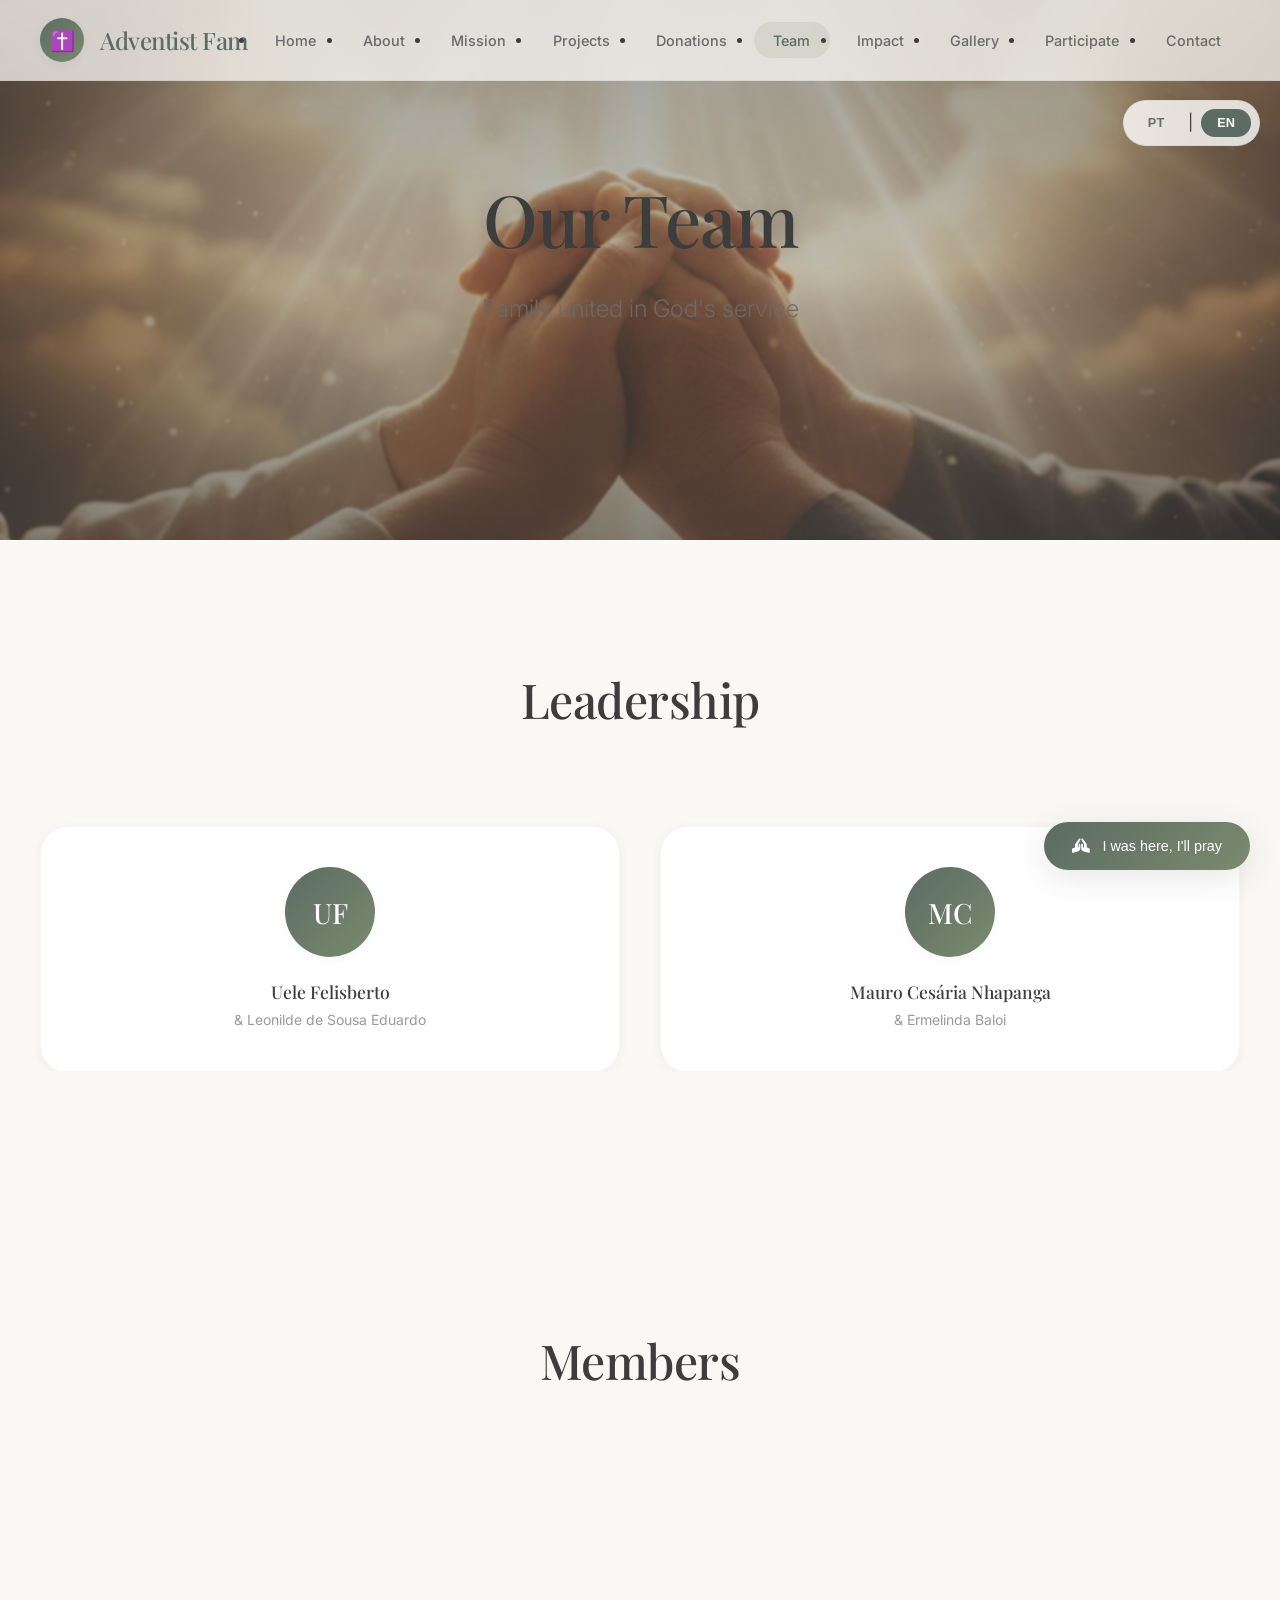
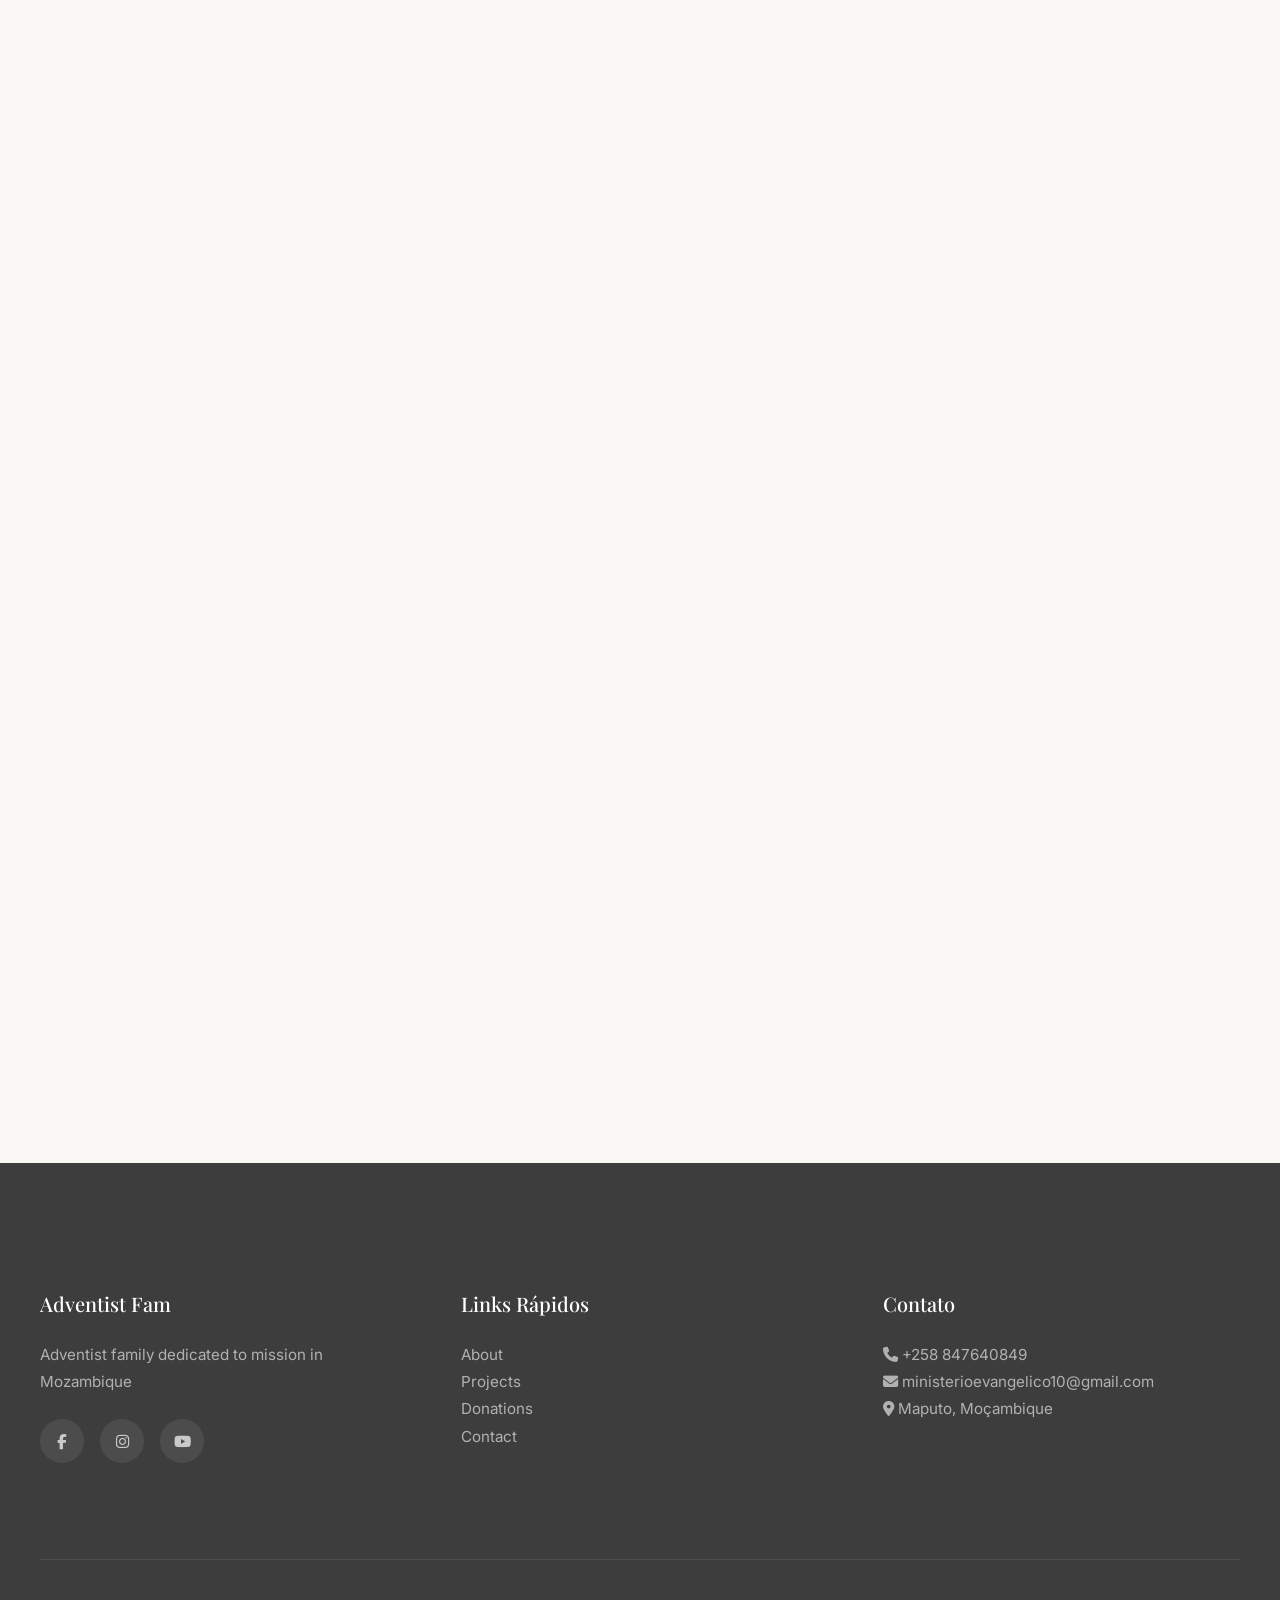
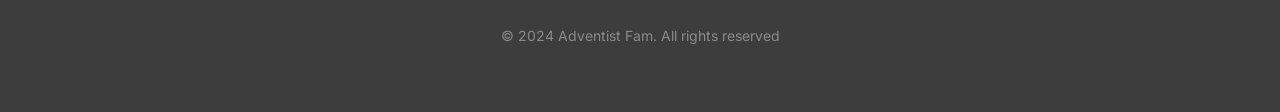
<file: pages/equipa.html>
<!DOCTYPE html>
<html lang="pt-BR">
<head>
    <meta charset="UTF-8">
    <meta name="viewport" content="width=device-width, initial-scale=1.0">
    <meta name="description" content="Nossa Equipa - Conheça a família dedicada ao serviço de Deus em Moçambique.">
    <title>Equipa - Adventist Fam</title>
    <link rel="icon" href="data:image/svg+xml,<svg xmlns='http://www.w3.org/2000/svg' viewBox='0 0 100 100'><text y='.9em' font-size='90'>✝️</text></svg>">
    <link rel="stylesheet" href="../css/style.css">
    <link rel="stylesheet" href="https://cdnjs.cloudflare.com/ajax/libs/font-awesome/6.4.0/css/all.min.css">
    <link rel="preconnect" href="https://fonts.googleapis.com">
    <link rel="preconnect" href="https://fonts.gstatic.com" crossorigin>
    <link href="https://fonts.googleapis.com/css2?family=Inter:wght@300;400;500;600&family=Playfair+Display:wght@400;500;600&display=swap" rel="stylesheet">
</head>
<body>
    <!-- Navegação -->
    <nav class="navbar">
        <div class="container navbar-container">
            <a href="../index.html" class="navbar-logo">
                <div class="navbar-logo-icon">✝️</div>
                <span>Adventist Fam</span>
            </a>
            
            <button class="navbar-toggle" aria-label="Menu">
                <span></span>
                <span></span>
                <span></span>
            </button>
            
            <ul class="navbar-menu">
                <li><a href="../index.html" class="navbar-link" data-translate="menu_home">Home</a></li>
                <li><a href="sobre.html" class="navbar-link" data-translate="menu_sobre">Sobre</a></li>
                <li><a href="missao.html" class="navbar-link" data-translate="menu_missao">Missão</a></li>
                <li><a href="projetos.html" class="navbar-link" data-translate="menu_projetos">Projetos</a></li>
                <li><a href="doacoes.html" class="navbar-link" data-translate="menu_doacoes">Doações</a></li>
                <li><a href="equipa.html" class="navbar-link active" data-translate="menu_equipa">Equipa</a></li>
                <li><a href="impacto.html" class="navbar-link" data-translate="menu_impacto">Impacto</a></li>
                <li><a href="galeria.html" class="navbar-link" data-translate="menu_galeria">Galeria</a></li>
                <li><a href="participar.html" class="navbar-link" data-translate="menu_participar">Participar</a></li>
                <li><a href="contato.html" class="navbar-link" data-translate="menu_contato">Contato</a></li>
            </ul>
        </div>
    </nav>

    <!-- Hero Section -->
    <section class="hero" style="background-image: url('../images/bg-equipa.jpg'); min-height: 60vh;">
        <div class="hero-content">
            <h1 class="hero-title" data-translate="equipa_title">Nossa Equipa</h1>
            <p class="hero-subtitle" data-translate="equipa_subtitle">Família unida no serviço de Deus</p>
        </div>
    </section>

    <!-- Liderança -->
    <section class="section">
        <div class="container">
            <div class="section-header">
                <h2 class="section-title" data-translate="equipa_lideranca">Liderança</h2>
            </div>
            
            <div class="team-grid">
                <div class="team-card" data-animate="fadeIn">
                    <div class="team-avatar">UF</div>
                    <h3 class="team-name">Uele Felisberto</h3>
                    <p class="team-role">& Leonilde de Sousa Eduardo</p>
                </div>
                
                <div class="team-card" data-animate="fadeIn">
                    <div class="team-avatar">MC</div>
                    <h3 class="team-name">Mauro Cesária Nhapanga</h3>
                    <p class="team-role">& Ermelinda Baloi</p>
                </div>
            </div>
        </div>
    </section>

    <!-- Membros -->
    <section class="section section-bg" style="background-image: url('../images/galeria-missao.jpg');">
        <div class="container section-content">
            <div class="section-header">
                <h2 class="section-title" data-translate="equipa_membros">Membros</h2>
            </div>
            
            <div class="team-grid">
                <div class="team-card" data-animate="fadeIn">
                    <div class="team-avatar">JB</div>
                    <h3 class="team-name">Júlio Boavida</h3>
                </div>
                
                <div class="team-card" data-animate="fadeIn">
                    <div class="team-avatar">MJ</div>
                    <h3 class="team-name">Mauro José</h3>
                </div>
                
                <div class="team-card" data-animate="fadeIn">
                    <div class="team-avatar">AM</div>
                    <h3 class="team-name">Amália</h3>
                </div>
                
                <div class="team-card" data-animate="fadeIn">
                    <div class="team-avatar">RU</div>
                    <h3 class="team-name">Rui</h3>
                </div>
                
                <div class="team-card" data-animate="fadeIn">
                    <div class="team-avatar">AD</div>
                    <h3 class="team-name">Adozinha</h3>
                </div>
                
                <div class="team-card" data-animate="fadeIn">
                    <div class="team-avatar">RA</div>
                    <h3 class="team-name">Rajá</h3>
                </div>
                
                <div class="team-card" data-animate="fadeIn">
                    <div class="team-avatar">AR</div>
                    <h3 class="team-name">Artimisa</h3>
                </div>
            </div>
        </div>
    </section>

    <!-- Parceiros -->
    <section class="section">
        <div class="container">
            <div class="section-header">
                <h2 class="section-title" data-translate="equipa_parceiros">Parceiros e Apoiadores</h2>
            </div>
            
            <div class="card">
                <div class="card-body" style="padding: 3rem; text-align: center;">
                    <div class="card-icon" style="margin: 0 auto 1.5rem;">
                        <i class="fas fa-handshake"></i>
                    </div>
                    <p class="card-text" data-translate="equipa_parceiros_text">ONGs, igrejas e indivíduos que apoiam nossa missão</p>
                    <p style="margin-top: 1rem; color: var(--gray);">Agradecemos a todos os nossos parceiros que tornam nosso trabalho possível.</p>
                </div>
            </div>
        </div>
    </section>

    <!-- Footer -->
    <footer class="footer">
        <div class="container">
            <div class="footer-content">
                <div class="footer-section">
                    <h4>Adventist Fam</h4>
                    <p data-translate="footer_familia">Família Adventista dedicada à missão em Moçambique</p>
                    <div class="footer-social">
                        <a href="#" aria-label="Facebook"><i class="fab fa-facebook-f"></i></a>
                        <a href="#" aria-label="Instagram"><i class="fab fa-instagram"></i></a>
                        <a href="#" aria-label="YouTube"><i class="fab fa-youtube"></i></a>
                    </div>
                </div>
                
                <div class="footer-section">
                    <h4>Links Rápidos</h4>
                    <p><a href="sobre.html" data-translate="menu_sobre">Sobre Nós</a></p>
                    <p><a href="projetos.html" data-translate="menu_projetos">Projetos</a></p>
                    <p><a href="doacoes.html" data-translate="menu_doacoes">Doações</a></p>
                    <p><a href="contato.html" data-translate="menu_contato">Contato</a></p>
                </div>
                
                <div class="footer-section">
                    <h4>Contato</h4>
                    <p><i class="fas fa-phone"></i> +258 847640849</p>
                    <p><i class="fas fa-envelope"></i> ministerioevangelico10@gmail.com</p>
                    <p><i class="fas fa-map-marker-alt"></i> Maputo, Moçambique</p>
                </div>
            </div>
            
            <div class="footer-bottom">
                <p>&copy; 2024 Adventist Fam. <span data-translate="footer_direitos">Todos os direitos reservados.</span></p>
            </div>
        </div>
    </footer>

    <!-- Botão Flutuante de Oração -->
    <div class="prayer-float">
        <button id="prayer-btn" class="prayer-float-btn">
            <i class="fas fa-praying-hands"></i>
            <span data-translate="oracao_btn">Estive aqui, vou orar</span>
        </button>
    </div>

    <!-- Modal de Oração -->
    <div id="prayer-modal" class="modal-overlay">
        <div class="modal-content">
            <button id="prayer-close" class="modal-close">&times;</button>
            <div class="modal-icon">
                <i class="fas fa-praying-hands"></i>
            </div>
            <h3 class="modal-title" data-translate="oracao_modal_title">Oração</h3>
            <p class="modal-text" data-translate="oracao_modal_text">Obrigado pela sua visita. Que Deus te abençoe e guie sua vida.</p>
            <button id="prayer-amen" class="btn btn-primary btn-large" data-translate="oracao_btn_amen">Amém</button>
            <p id="prayer-counter" class="modal-counter">0 orações realizadas</p>
        </div>
    </div>

    <!-- Scripts -->
    <script src="../js/translations.js"></script>
    <script src="../js/main.js"></script>
</body>
</html>
</file>
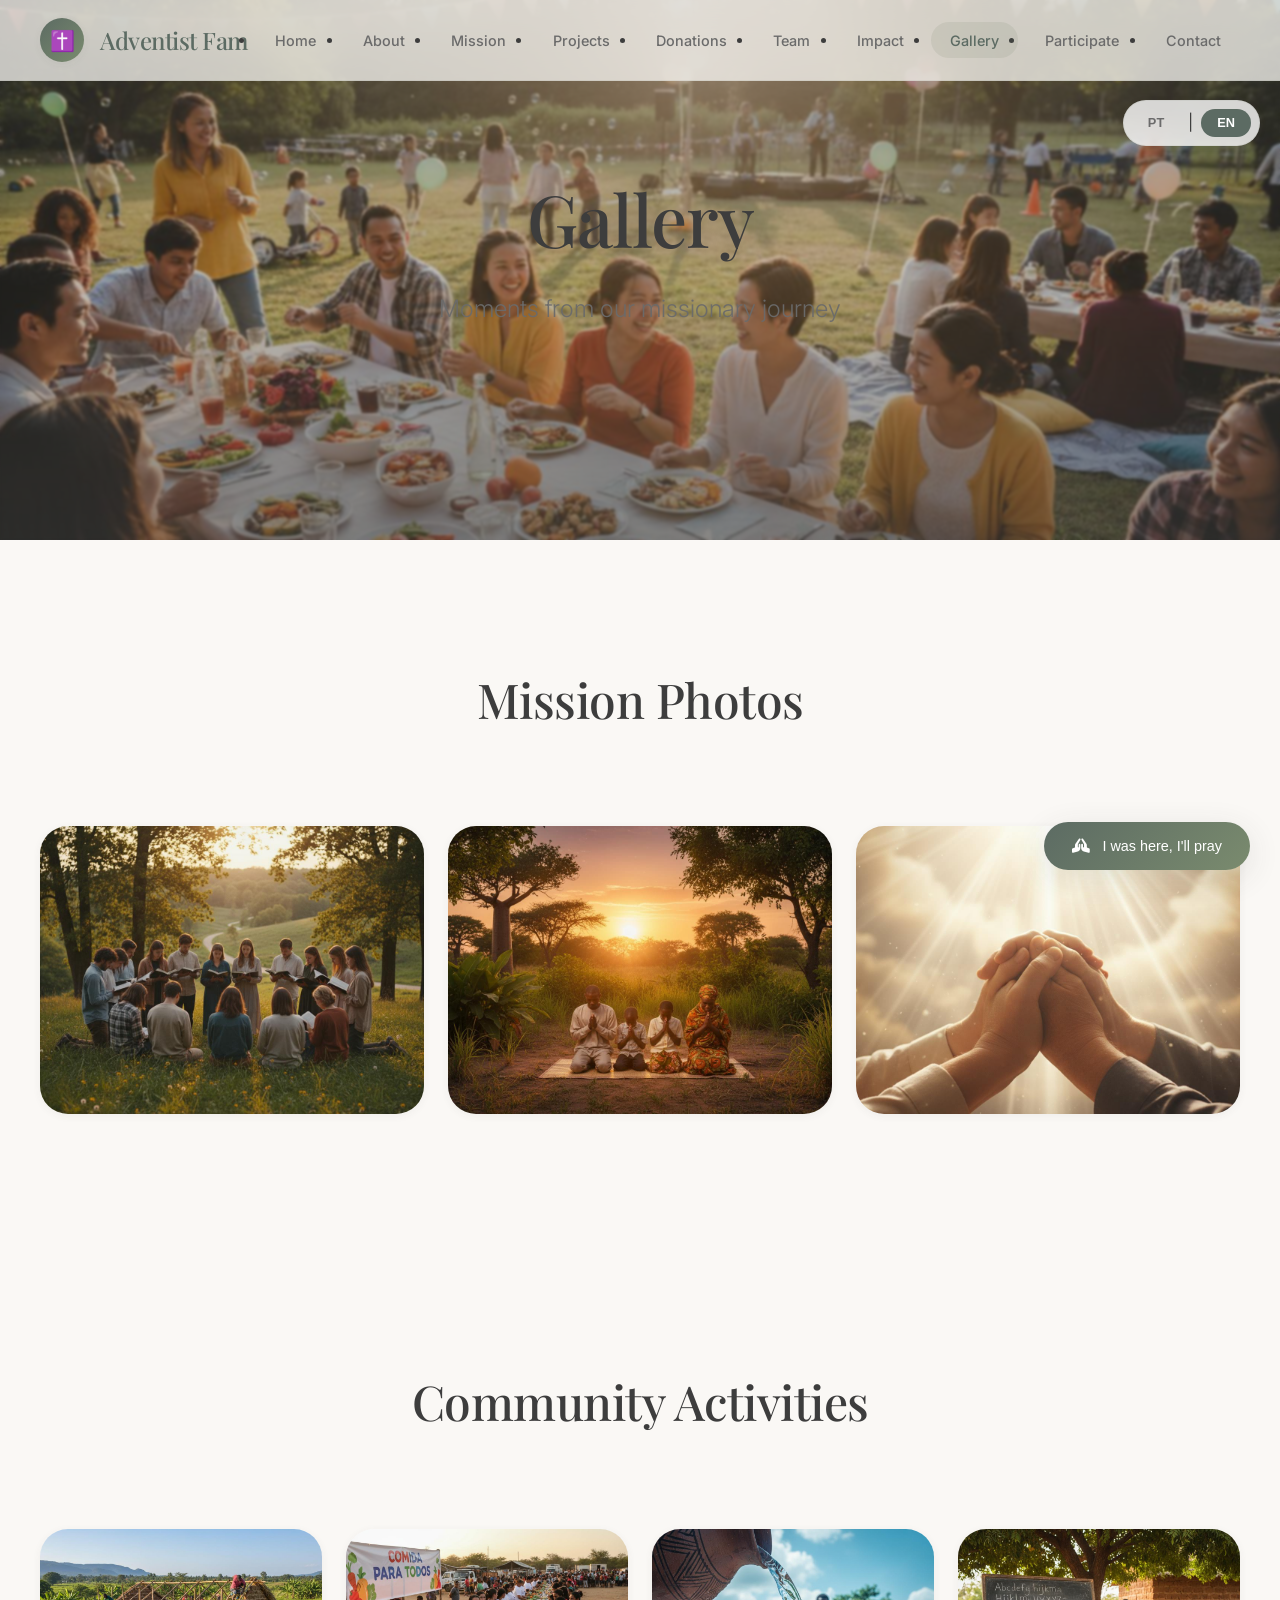
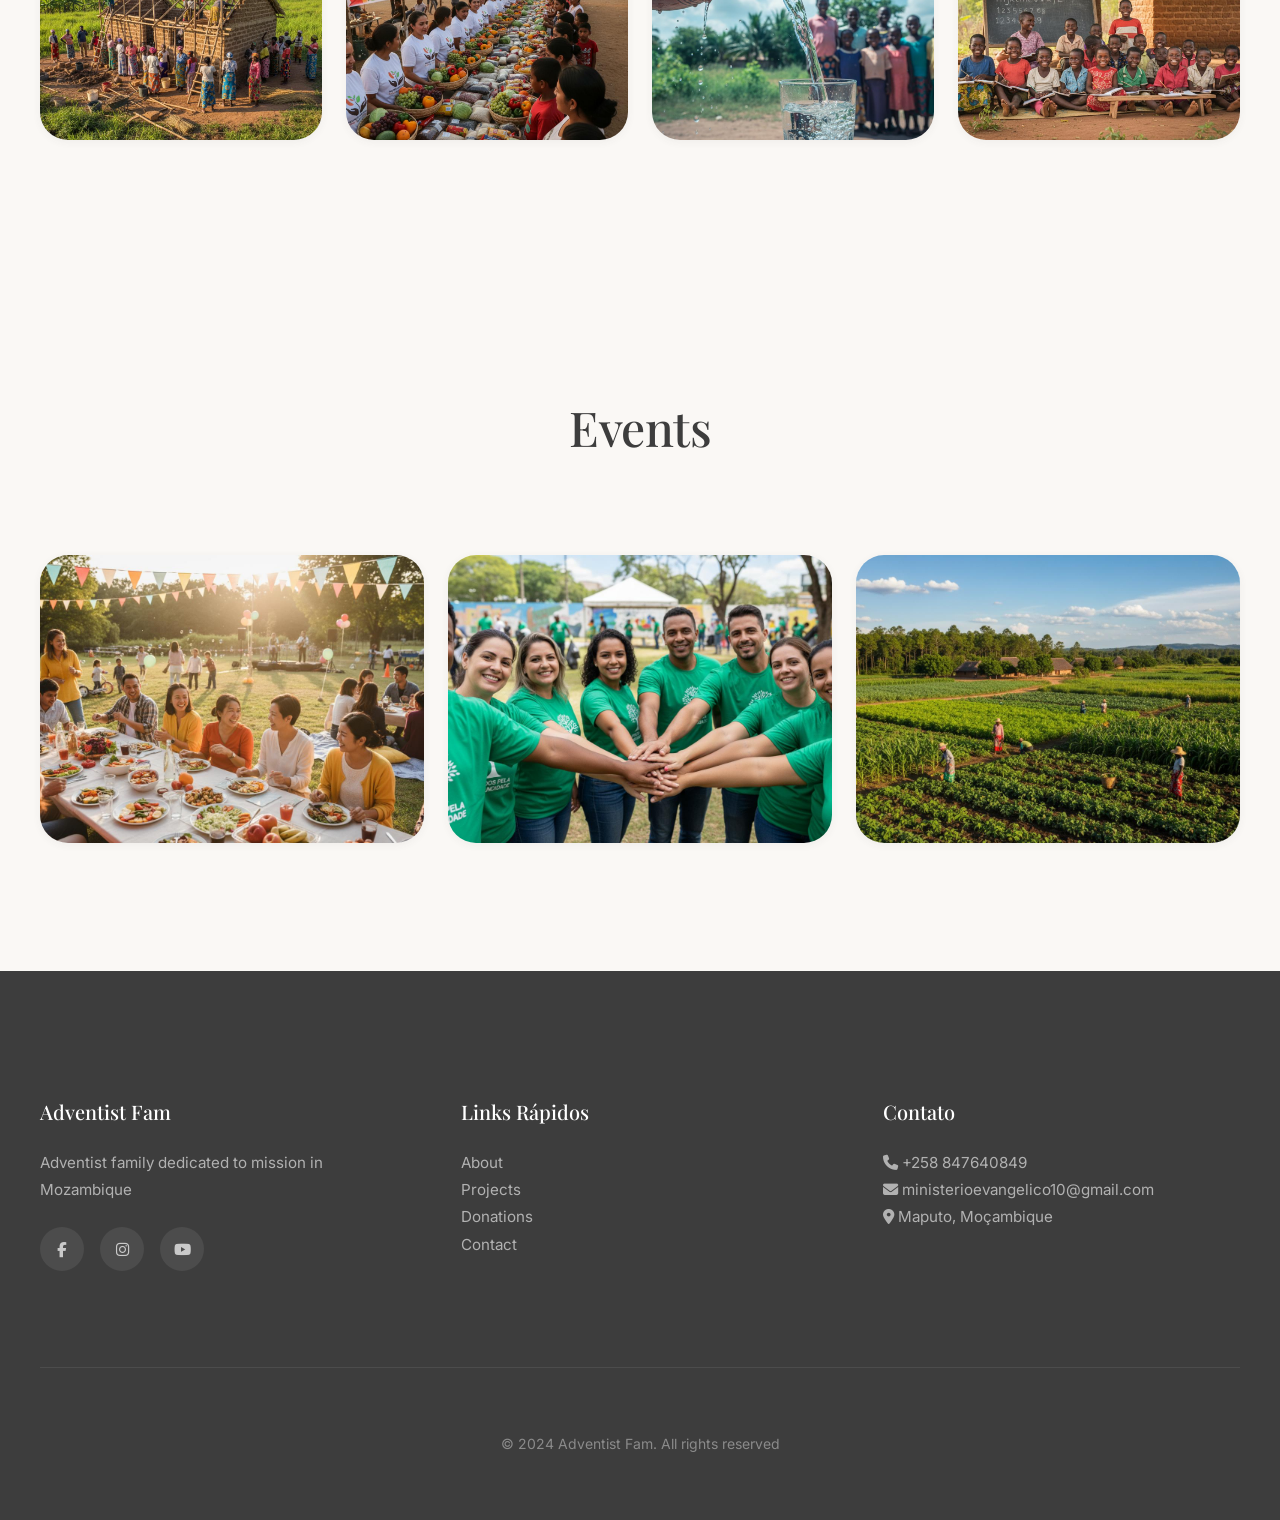
<file: pages/galeria.html>
<!DOCTYPE html>
<html lang="pt-BR">
<head>
    <meta charset="UTF-8">
    <meta name="viewport" content="width=device-width, initial-scale=1.0">
    <meta name="description" content="Galeria - Momentos de nossa jornada missionária em Moçambique.">
    <title>Galeria - Adventist Fam</title>
    <link rel="icon" href="data:image/svg+xml,<svg xmlns='http://www.w3.org/2000/svg' viewBox='0 0 100 100'><text y='.9em' font-size='90'>✝️</text></svg>">
    <link rel="stylesheet" href="../css/style.css">
    <link rel="stylesheet" href="https://cdnjs.cloudflare.com/ajax/libs/font-awesome/6.4.0/css/all.min.css">
    <link rel="preconnect" href="https://fonts.googleapis.com">
    <link rel="preconnect" href="https://fonts.gstatic.com" crossorigin>
    <link href="https://fonts.googleapis.com/css2?family=Inter:wght@300;400;500;600&family=Playfair+Display:wght@400;500;600&display=swap" rel="stylesheet">
</head>
<body>
    <!-- Navegação -->
    <nav class="navbar">
        <div class="container navbar-container">
            <a href="../index.html" class="navbar-logo">
                <div class="navbar-logo-icon">✝️</div>
                <span>Adventist Fam</span>
            </a>
            
            <button class="navbar-toggle" aria-label="Menu">
                <span></span>
                <span></span>
                <span></span>
            </button>
            
            <ul class="navbar-menu">
                <li><a href="../index.html" class="navbar-link" data-translate="menu_home">Home</a></li>
                <li><a href="sobre.html" class="navbar-link" data-translate="menu_sobre">Sobre</a></li>
                <li><a href="missao.html" class="navbar-link" data-translate="menu_missao">Missão</a></li>
                <li><a href="projetos.html" class="navbar-link" data-translate="menu_projetos">Projetos</a></li>
                <li><a href="doacoes.html" class="navbar-link" data-translate="menu_doacoes">Doações</a></li>
                <li><a href="equipa.html" class="navbar-link" data-translate="menu_equipa">Equipa</a></li>
                <li><a href="impacto.html" class="navbar-link" data-translate="menu_impacto">Impacto</a></li>
                <li><a href="galeria.html" class="navbar-link active" data-translate="menu_galeria">Galeria</a></li>
                <li><a href="participar.html" class="navbar-link" data-translate="menu_participar">Participar</a></li>
                <li><a href="contato.html" class="navbar-link" data-translate="menu_contato">Contato</a></li>
            </ul>
        </div>
    </nav>

    <!-- Hero Section -->
    <section class="hero" style="background-image: url('../images/galeria-eventos.jpg'); min-height: 60vh;">
        <div class="hero-content">
            <h1 class="hero-title" data-translate="galeria_title">Galeria</h1>
            <p class="hero-subtitle" data-translate="galeria_subtitle">Momentos de nossa jornada missionária</p>
        </div>
    </section>

    <!-- Fotos da Missão -->
    <section class="section">
        <div class="container">
            <div class="section-header">
                <h2 class="section-title" data-translate="galeria_missao">Fotos da Missão</h2>
            </div>
            
            <div class="gallery-grid">
                <div class="gallery-item" data-animate="fadeIn">
                    <img src="../images/galeria-missao.jpg" alt="Missão">
                    <div class="gallery-overlay">
                        <i class="fas fa-search-plus" style="color: white; font-size: 2rem;"></i>
                    </div>
                </div>
                
                <div class="gallery-item" data-animate="fadeIn">
                    <img src="../images/hero-home.jpg" alt="Oração em Família">
                    <div class="gallery-overlay">
                        <i class="fas fa-search-plus" style="color: white; font-size: 2rem;"></i>
                    </div>
                </div>
                
                <div class="gallery-item" data-animate="fadeIn">
                    <img src="../images/bg-equipa.jpg" alt="União">
                    <div class="gallery-overlay">
                        <i class="fas fa-search-plus" style="color: white; font-size: 2rem;"></i>
                    </div>
                </div>
            </div>
        </div>
    </section>

    <!-- Atividades Comunitárias -->
    <section class="section section-bg" style="background-image: url('../images/bg-missao.jpg');">
        <div class="container section-content">
            <div class="section-header">
                <h2 class="section-title" data-translate="galeria_comunidade">Atividades Comunitárias</h2>
            </div>
            
            <div class="gallery-grid">
                <div class="gallery-item" data-animate="fadeIn">
                    <img src="../images/galeria-comunidade.jpg" alt="Construção Comunitária">
                    <div class="gallery-overlay">
                        <i class="fas fa-search-plus" style="color: white; font-size: 2rem;"></i>
                    </div>
                </div>
                
                <div class="gallery-item" data-animate="fadeIn">
                    <img src="../images/projeto-alimentar.jpg" alt="Distribuição de Alimentos">
                    <div class="gallery-overlay">
                        <i class="fas fa-search-plus" style="color: white; font-size: 2rem;"></i>
                    </div>
                </div>
                
                <div class="gallery-item" data-animate="fadeIn">
                    <img src="../images/projeto-agua.jpg" alt="Água Potável">
                    <div class="gallery-overlay">
                        <i class="fas fa-search-plus" style="color: white; font-size: 2rem;"></i>
                    </div>
                </div>
                
                <div class="gallery-item" data-animate="fadeIn">
                    <img src="../images/projeto-alfabetizacao.jpg" alt="Educação">
                    <div class="gallery-overlay">
                        <i class="fas fa-search-plus" style="color: white; font-size: 2rem;"></i>
                    </div>
                </div>
            </div>
        </div>
    </section>

    <!-- Eventos -->
    <section class="section">
        <div class="container">
            <div class="section-header">
                <h2 class="section-title" data-translate="galeria_eventos">Eventos</h2>
            </div>
            
            <div class="gallery-grid">
                <div class="gallery-item" data-animate="fadeIn">
                    <img src="../images/galeria-eventos.jpg" alt="Evento Comunitário">
                    <div class="gallery-overlay">
                        <i class="fas fa-search-plus" style="color: white; font-size: 2rem;"></i>
                    </div>
                </div>
                
                <div class="gallery-item" data-animate="fadeIn">
                    <img src="../images/projeto-voluntariado.jpg" alt="Voluntariado">
                    <div class="gallery-overlay">
                        <i class="fas fa-search-plus" style="color: white; font-size: 2rem;"></i>
                    </div>
                </div>
                
                <div class="gallery-item" data-animate="fadeIn">
                    <img src="../images/projeto-fazenda.jpg" alt="Projeto Fazenda">
                    <div class="gallery-overlay">
                        <i class="fas fa-search-plus" style="color: white; font-size: 2rem;"></i>
                    </div>
                </div>
            </div>
        </div>
    </section>

    <!-- Footer -->
    <footer class="footer">
        <div class="container">
            <div class="footer-content">
                <div class="footer-section">
                    <h4>Adventist Fam</h4>
                    <p data-translate="footer_familia">Família Adventista dedicada à missão em Moçambique</p>
                    <div class="footer-social">
                        <a href="#" aria-label="Facebook"><i class="fab fa-facebook-f"></i></a>
                        <a href="#" aria-label="Instagram"><i class="fab fa-instagram"></i></a>
                        <a href="#" aria-label="YouTube"><i class="fab fa-youtube"></i></a>
                    </div>
                </div>
                
                <div class="footer-section">
                    <h4>Links Rápidos</h4>
                    <p><a href="sobre.html" data-translate="menu_sobre">Sobre Nós</a></p>
                    <p><a href="projetos.html" data-translate="menu_projetos">Projetos</a></p>
                    <p><a href="doacoes.html" data-translate="menu_doacoes">Doações</a></p>
                    <p><a href="contato.html" data-translate="menu_contato">Contato</a></p>
                </div>
                
                <div class="footer-section">
                    <h4>Contato</h4>
                    <p><i class="fas fa-phone"></i> +258 847640849</p>
                    <p><i class="fas fa-envelope"></i> ministerioevangelico10@gmail.com</p>
                    <p><i class="fas fa-map-marker-alt"></i> Maputo, Moçambique</p>
                </div>
            </div>
            
            <div class="footer-bottom">
                <p>&copy; 2024 Adventist Fam. <span data-translate="footer_direitos">Todos os direitos reservados.</span></p>
            </div>
        </div>
    </footer>

    <!-- Botão Flutuante de Oração -->
    <div class="prayer-float">
        <button id="prayer-btn" class="prayer-float-btn">
            <i class="fas fa-praying-hands"></i>
            <span data-translate="oracao_btn">Estive aqui, vou orar</span>
        </button>
    </div>

    <!-- Modal de Oração -->
    <div id="prayer-modal" class="modal-overlay">
        <div class="modal-content">
            <button id="prayer-close" class="modal-close">&times;</button>
            <div class="modal-icon">
                <i class="fas fa-praying-hands"></i>
            </div>
            <h3 class="modal-title" data-translate="oracao_modal_title">Oração</h3>
            <p class="modal-text" data-translate="oracao_modal_text">Obrigado pela sua visita. Que Deus te abençoe e guie sua vida.</p>
            <button id="prayer-amen" class="btn btn-primary btn-large" data-translate="oracao_btn_amen">Amém</button>
            <p id="prayer-counter" class="modal-counter">0 orações realizadas</p>
        </div>
    </div>

    <!-- Scripts -->
    <script src="../js/translations.js"></script>
    <script src="../js/main.js"></script>
</body>
</html>
</file>
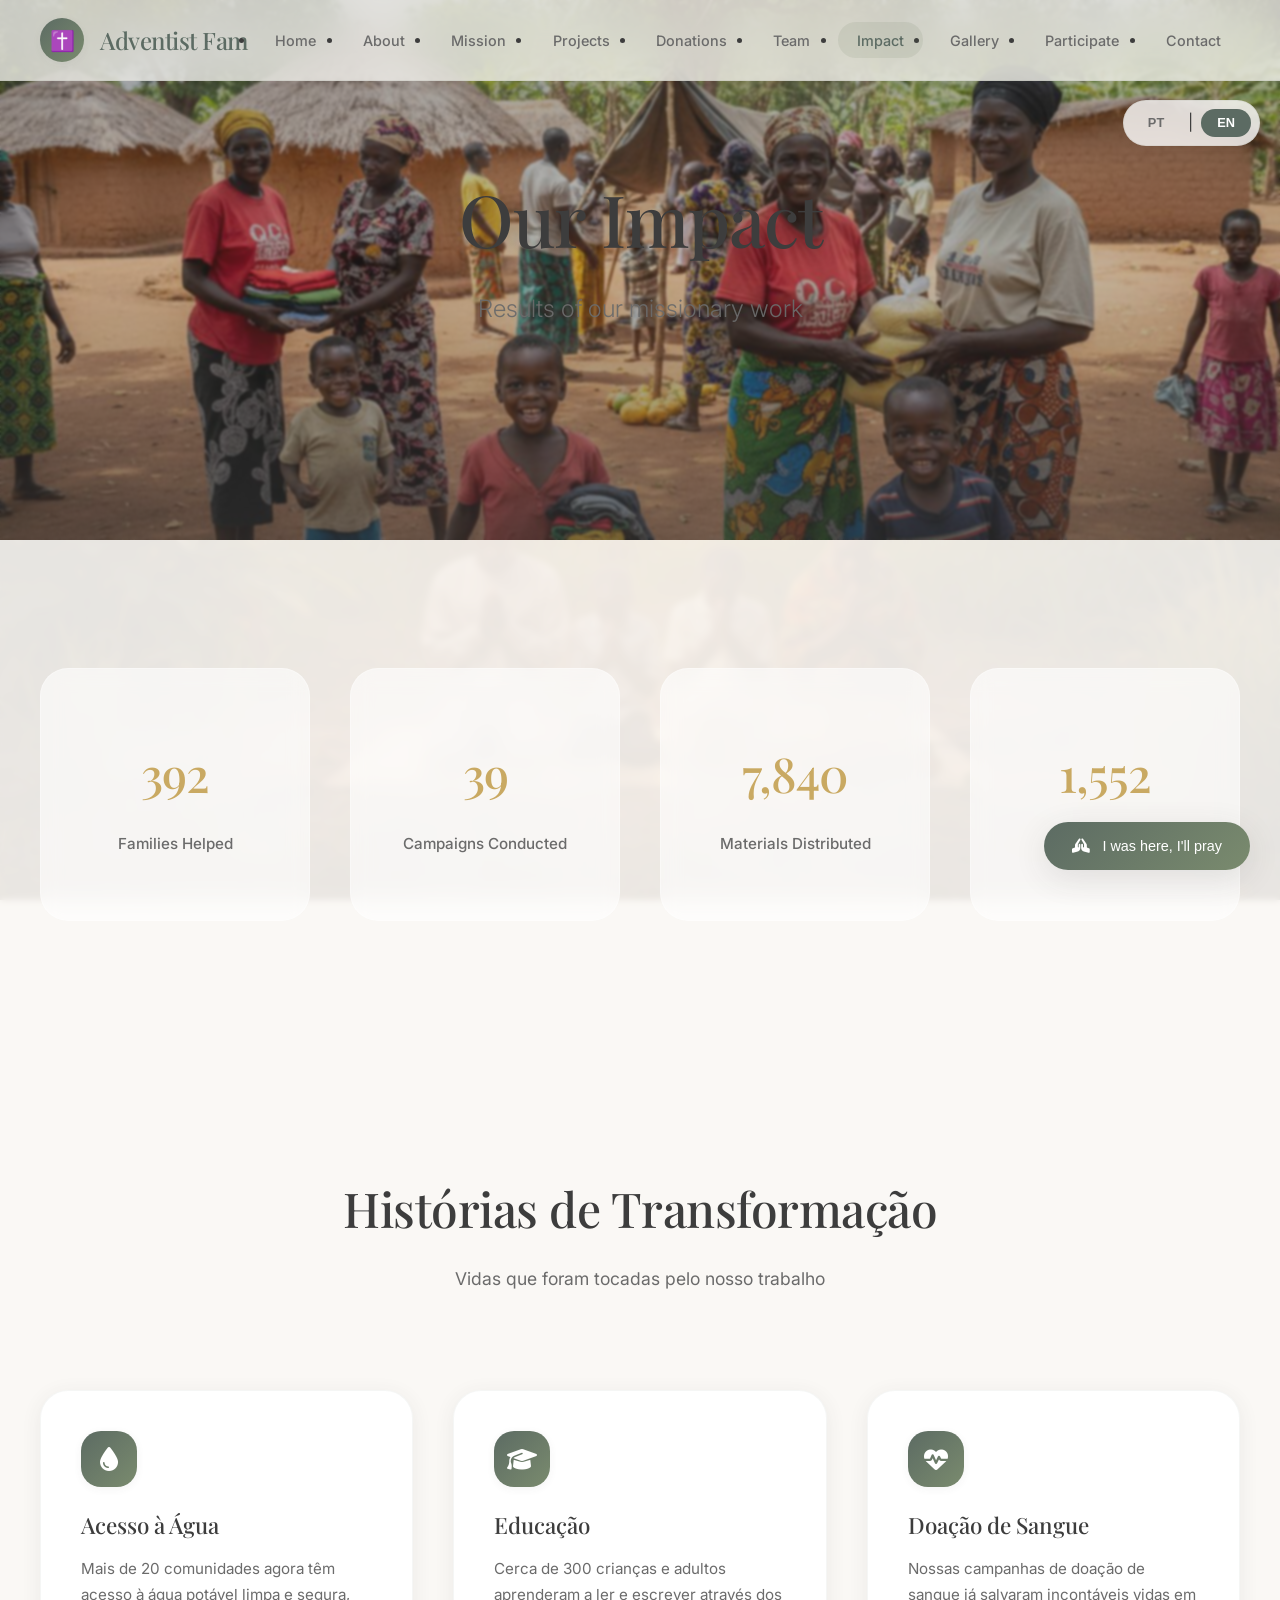
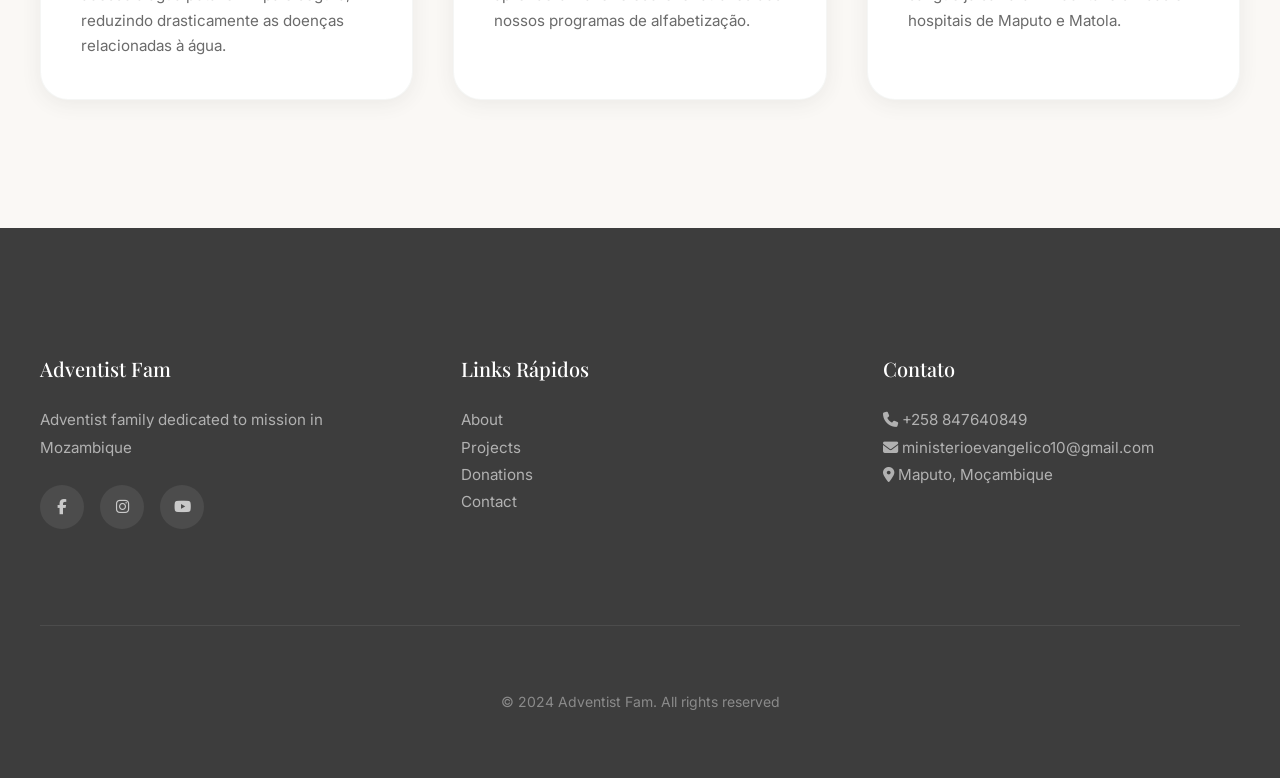
<file: pages/impacto.html>
<!DOCTYPE html>
<html lang="pt-BR">
<head>
    <meta charset="UTF-8">
    <meta name="viewport" content="width=device-width, initial-scale=1.0">
    <meta name="description" content="Nosso Impacto - Resultados do nosso trabalho missionário em Moçambique.">
    <title>Impacto - Adventist Fam</title>
    <link rel="icon" href="data:image/svg+xml,<svg xmlns='http://www.w3.org/2000/svg' viewBox='0 0 100 100'><text y='.9em' font-size='90'>✝️</text></svg>">
    <link rel="stylesheet" href="../css/style.css">
    <link rel="stylesheet" href="https://cdnjs.cloudflare.com/ajax/libs/font-awesome/6.4.0/css/all.min.css">
    <link rel="preconnect" href="https://fonts.googleapis.com">
    <link rel="preconnect" href="https://fonts.gstatic.com" crossorigin>
    <link href="https://fonts.googleapis.com/css2?family=Inter:wght@300;400;500;600&family=Playfair+Display:wght@400;500;600&display=swap" rel="stylesheet">
</head>
<body>
    <!-- Navegação -->
    <nav class="navbar">
        <div class="container navbar-container">
            <a href="../index.html" class="navbar-logo">
                <div class="navbar-logo-icon">✝️</div>
                <span>Adventist Fam</span>
            </a>
            
            <button class="navbar-toggle" aria-label="Menu">
                <span></span>
                <span></span>
                <span></span>
            </button>
            
            <ul class="navbar-menu">
                <li><a href="../index.html" class="navbar-link" data-translate="menu_home">Home</a></li>
                <li><a href="sobre.html" class="navbar-link" data-translate="menu_sobre">Sobre</a></li>
                <li><a href="missao.html" class="navbar-link" data-translate="menu_missao">Missão</a></li>
                <li><a href="projetos.html" class="navbar-link" data-translate="menu_projetos">Projetos</a></li>
                <li><a href="doacoes.html" class="navbar-link" data-translate="menu_doacoes">Doações</a></li>
                <li><a href="equipa.html" class="navbar-link" data-translate="menu_equipa">Equipa</a></li>
                <li><a href="impacto.html" class="navbar-link active" data-translate="menu_impacto">Impacto</a></li>
                <li><a href="galeria.html" class="navbar-link" data-translate="menu_galeria">Galeria</a></li>
                <li><a href="participar.html" class="navbar-link" data-translate="menu_participar">Participar</a></li>
                <li><a href="contato.html" class="navbar-link" data-translate="menu_contato">Contato</a></li>
            </ul>
        </div>
    </nav>

    <!-- Hero Section -->
    <section class="hero" style="background-image: url('../images/bg-missao.jpg'); min-height: 60vh;">
        <div class="hero-content">
            <h1 class="hero-title" data-translate="impacto_title">Nosso Impacto</h1>
            <p class="hero-subtitle" data-translate="impacto_subtitle">Resultados do nosso trabalho missionário</p>
        </div>
    </section>

    <!-- Estatísticas -->
    <section class="section section-bg" style="background-image: url('../images/hero-home.jpg');">
        <div class="container section-content">
            <div class="stats-grid">
                <div class="stat-card" data-animate="scaleIn">
                    <div class="stat-number" data-counter="500">0</div>
                    <div class="stat-label" data-translate="impacto_familias">Famílias Ajudadas</div>
                </div>
                
                <div class="stat-card" data-animate="scaleIn">
                    <div class="stat-number" data-counter="50">0</div>
                    <div class="stat-label" data-translate="impacto_campanhas">Campanhas Realizadas</div>
                </div>
                
                <div class="stat-card" data-animate="scaleIn">
                    <div class="stat-number" data-counter="10000">0</div>
                    <div class="stat-label" data-translate="impacto_materiais">Materiais Distribuídos</div>
                </div>
                
                <div class="stat-card" data-animate="scaleIn">
                    <div class="stat-number" data-counter="2000">0</div>
                    <div class="stat-label" data-translate="impacto_vidas">Vidas Alcançadas</div>
                </div>
            </div>
        </div>
    </section>

    <!-- Histórias de Impacto -->
    <section class="section">
        <div class="container">
            <div class="section-header">
                <h2 class="section-title">Histórias de Transformação</h2>
                <p class="section-subtitle">Vidas que foram tocadas pelo nosso trabalho</p>
            </div>
            
            <div class="card-grid">
                <div class="card" data-animate="fadeIn">
                    <div class="card-body">
                        <div class="card-icon">
                            <i class="fas fa-tint"></i>
                        </div>
                        <h3 class="card-title">Acesso à Água</h3>
                        <p class="card-text">Mais de 20 comunidades agora têm acesso à água potável limpa e segura, reduzindo drasticamente as doenças relacionadas à água.</p>
                    </div>
                </div>
                
                <div class="card" data-animate="fadeIn">
                    <div class="card-body">
                        <div class="card-icon">
                            <i class="fas fa-graduation-cap"></i>
                        </div>
                        <h3 class="card-title">Educação</h3>
                        <p class="card-text">Cerca de 300 crianças e adultos aprenderam a ler e escrever através dos nossos programas de alfabetização.</p>
                    </div>
                </div>
                
                <div class="card" data-animate="fadeIn">
                    <div class="card-body">
                        <div class="card-icon">
                            <i class="fas fa-heartbeat"></i>
                        </div>
                        <h3 class="card-title">Doação de Sangue</h3>
                        <p class="card-text">Nossas campanhas de doação de sangue já salvaram incontáveis vidas em hospitais de Maputo e Matola.</p>
                    </div>
                </div>
            </div>
        </div>
    </section>

    <!-- Footer -->
    <footer class="footer">
        <div class="container">
            <div class="footer-content">
                <div class="footer-section">
                    <h4>Adventist Fam</h4>
                    <p data-translate="footer_familia">Família Adventista dedicada à missão em Moçambique</p>
                    <div class="footer-social">
                        <a href="#" aria-label="Facebook"><i class="fab fa-facebook-f"></i></a>
                        <a href="#" aria-label="Instagram"><i class="fab fa-instagram"></i></a>
                        <a href="#" aria-label="YouTube"><i class="fab fa-youtube"></i></a>
                    </div>
                </div>
                
                <div class="footer-section">
                    <h4>Links Rápidos</h4>
                    <p><a href="sobre.html" data-translate="menu_sobre">Sobre Nós</a></p>
                    <p><a href="projetos.html" data-translate="menu_projetos">Projetos</a></p>
                    <p><a href="doacoes.html" data-translate="menu_doacoes">Doações</a></p>
                    <p><a href="contato.html" data-translate="menu_contato">Contato</a></p>
                </div>
                
                <div class="footer-section">
                    <h4>Contato</h4>
                    <p><i class="fas fa-phone"></i> +258 847640849</p>
                    <p><i class="fas fa-envelope"></i> ministerioevangelico10@gmail.com</p>
                    <p><i class="fas fa-map-marker-alt"></i> Maputo, Moçambique</p>
                </div>
            </div>
            
            <div class="footer-bottom">
                <p>&copy; 2024 Adventist Fam. <span data-translate="footer_direitos">Todos os direitos reservados.</span></p>
            </div>
        </div>
    </footer>

    <!-- Botão Flutuante de Oração -->
    <div class="prayer-float">
        <button id="prayer-btn" class="prayer-float-btn">
            <i class="fas fa-praying-hands"></i>
            <span data-translate="oracao_btn">Estive aqui, vou orar</span>
        </button>
    </div>

    <!-- Modal de Oração -->
    <div id="prayer-modal" class="modal-overlay">
        <div class="modal-content">
            <button id="prayer-close" class="modal-close">&times;</button>
            <div class="modal-icon">
                <i class="fas fa-praying-hands"></i>
            </div>
            <h3 class="modal-title" data-translate="oracao_modal_title">Oração</h3>
            <p class="modal-text" data-translate="oracao_modal_text">Obrigado pela sua visita. Que Deus te abençoe e guie sua vida.</p>
            <button id="prayer-amen" class="btn btn-primary btn-large" data-translate="oracao_btn_amen">Amém</button>
            <p id="prayer-counter" class="modal-counter">0 orações realizadas</p>
        </div>
    </div>

    <!-- Scripts -->
    <script src="../js/translations.js"></script>
    <script src="../js/main.js"></script>
</body>
</html>
</file>
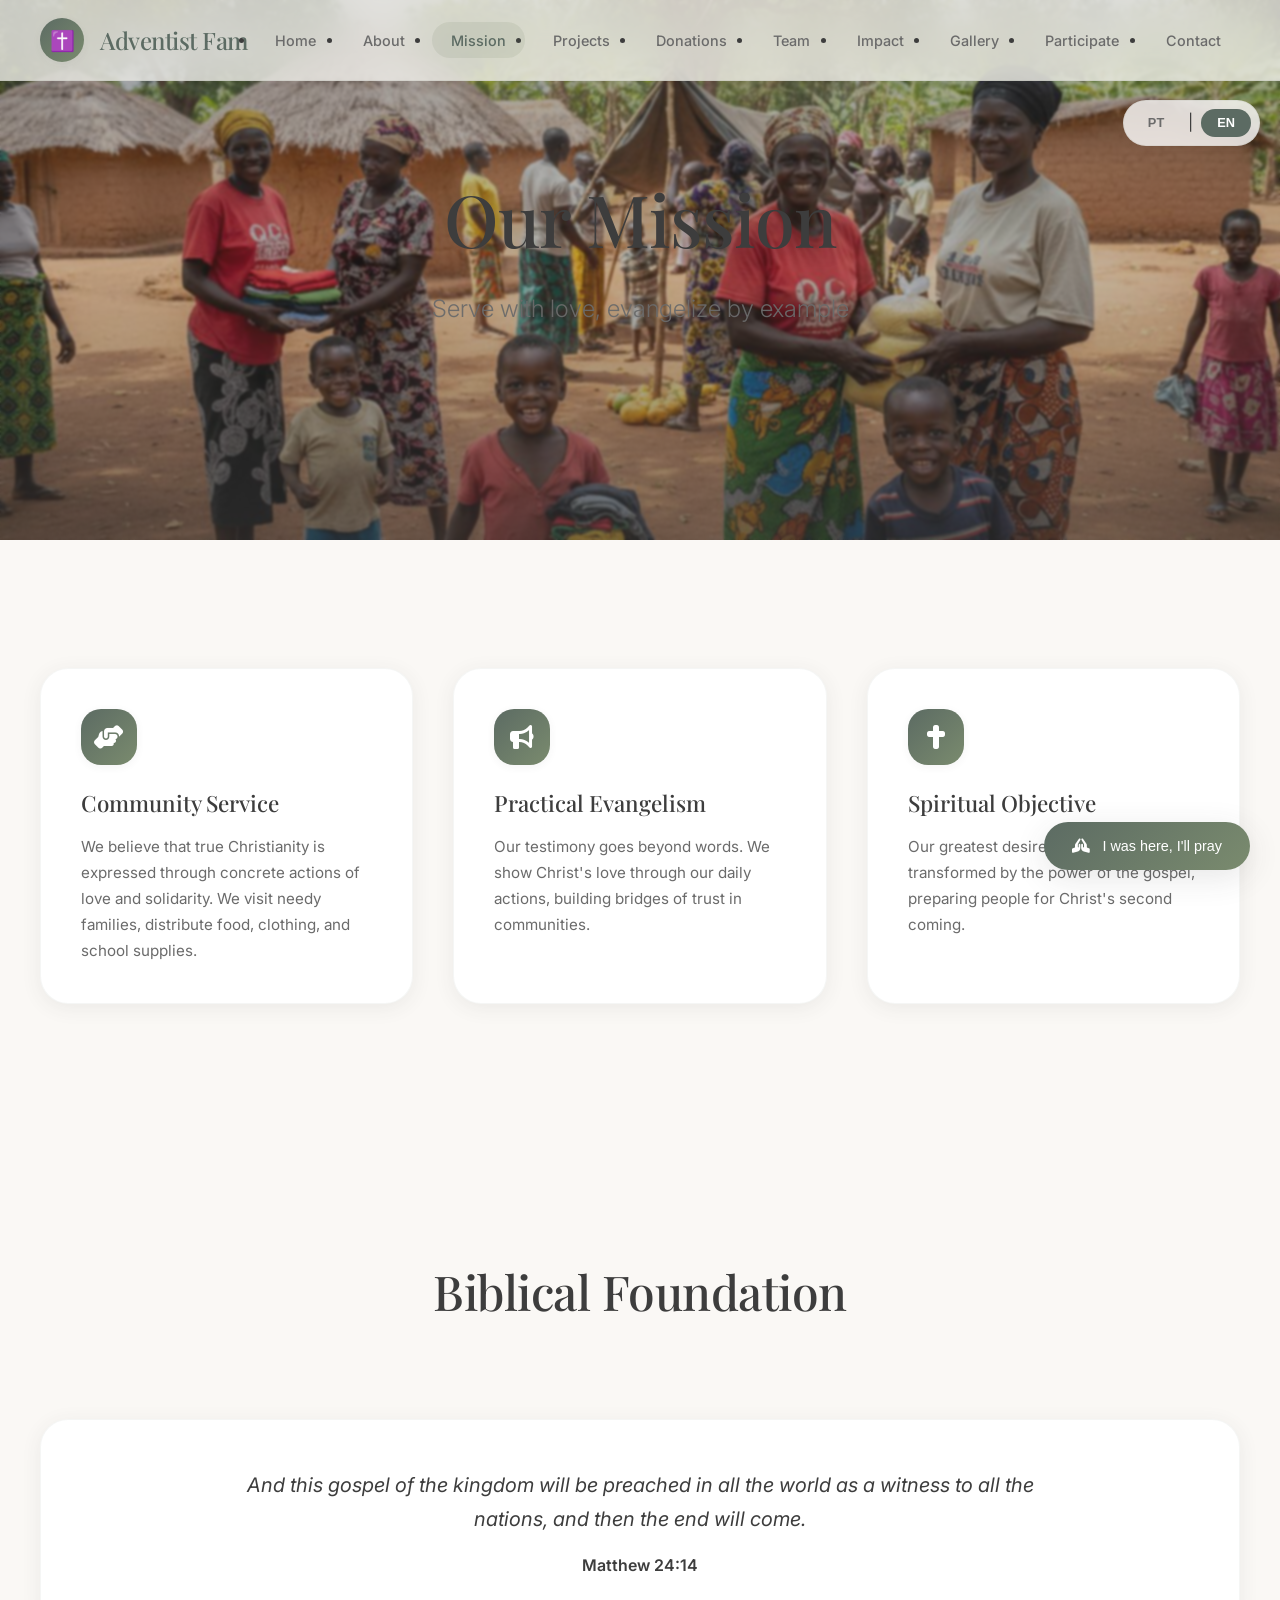
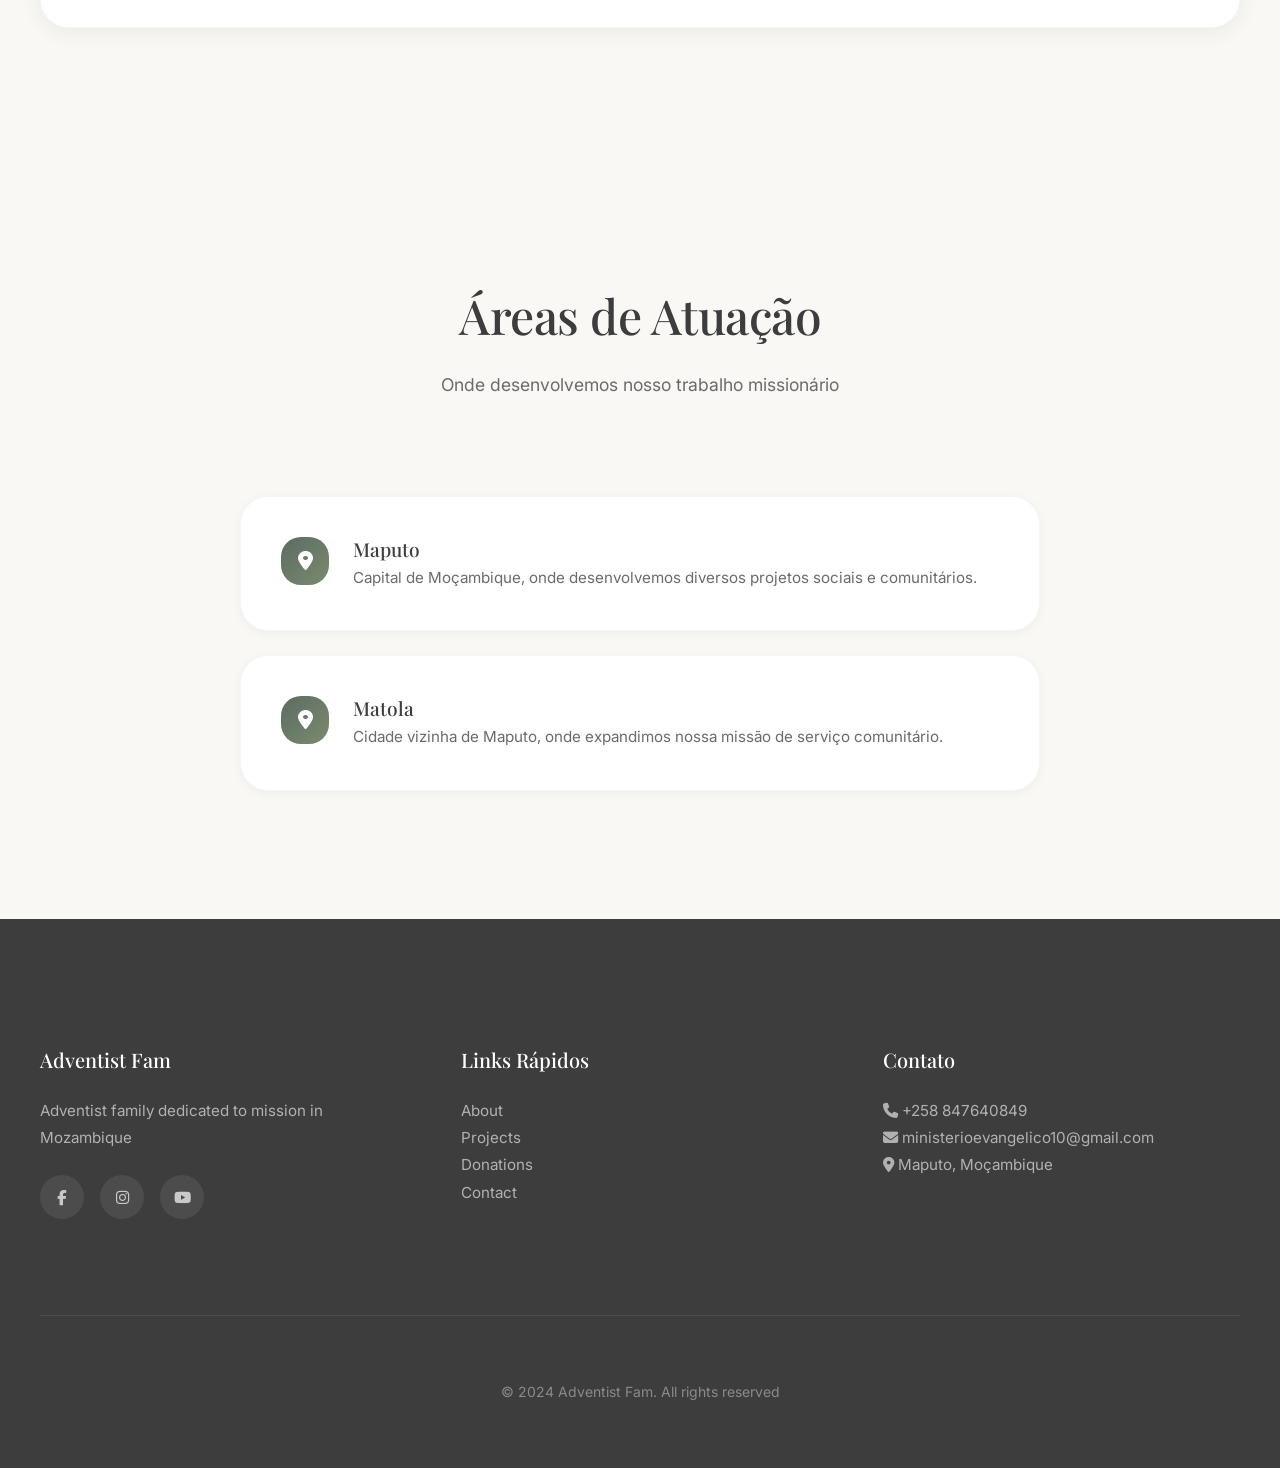
<file: pages/missao.html>
<!DOCTYPE html>
<html lang="pt-BR">
<head>
    <meta charset="UTF-8">
    <meta name="viewport" content="width=device-width, initial-scale=1.0">
    <meta name="description" content="Nossa Missão - Servir com amor, evangelizar com exemplo. Conheça o trabalho missionário da Adventist Fam em Moçambique.">
    <title>Missão - Adventist Fam</title>
    <link rel="icon" href="data:image/svg+xml,<svg xmlns='http://www.w3.org/2000/svg' viewBox='0 0 100 100'><text y='.9em' font-size='90'>✝️</text></svg>">
    <link rel="stylesheet" href="../css/style.css">
    <link rel="stylesheet" href="https://cdnjs.cloudflare.com/ajax/libs/font-awesome/6.4.0/css/all.min.css">
    <link rel="preconnect" href="https://fonts.googleapis.com">
    <link rel="preconnect" href="https://fonts.gstatic.com" crossorigin>
    <link href="https://fonts.googleapis.com/css2?family=Inter:wght@300;400;500;600&family=Playfair+Display:wght@400;500;600&display=swap" rel="stylesheet">
</head>
<body>
    <!-- Navegação -->
    <nav class="navbar">
        <div class="container navbar-container">
            <a href="../index.html" class="navbar-logo">
                <div class="navbar-logo-icon">✝️</div>
                <span>Adventist Fam</span>
            </a>
            
            <button class="navbar-toggle" aria-label="Menu">
                <span></span>
                <span></span>
                <span></span>
            </button>
            
            <ul class="navbar-menu">
                <li><a href="../index.html" class="navbar-link" data-translate="menu_home">Home</a></li>
                <li><a href="sobre.html" class="navbar-link" data-translate="menu_sobre">Sobre</a></li>
                <li><a href="missao.html" class="navbar-link active" data-translate="menu_missao">Missão</a></li>
                <li><a href="projetos.html" class="navbar-link" data-translate="menu_projetos">Projetos</a></li>
                <li><a href="doacoes.html" class="navbar-link" data-translate="menu_doacoes">Doações</a></li>
                <li><a href="equipa.html" class="navbar-link" data-translate="menu_equipa">Equipa</a></li>
                <li><a href="impacto.html" class="navbar-link" data-translate="menu_impacto">Impacto</a></li>
                <li><a href="galeria.html" class="navbar-link" data-translate="menu_galeria">Galeria</a></li>
                <li><a href="participar.html" class="navbar-link" data-translate="menu_participar">Participar</a></li>
                <li><a href="contato.html" class="navbar-link" data-translate="menu_contato">Contato</a></li>
            </ul>
        </div>
    </nav>

    <!-- Hero Section -->
    <section class="hero" style="background-image: url('../images/bg-missao.jpg'); min-height: 60vh;">
        <div class="hero-content">
            <h1 class="hero-title" data-translate="missao_title">Nossa Missão</h1>
            <p class="hero-subtitle" data-translate="missao_subtitle">Servir com amor, evangelizar com exemplo</p>
        </div>
    </section>

    <!-- Serviço Comunitário -->
    <section class="section">
        <div class="container">
            <div class="card-grid">
                <div class="card" data-animate="fadeIn">
                    <div class="card-body">
                        <div class="card-icon">
                            <i class="fas fa-hands-helping"></i>
                        </div>
                        <h3 class="card-title" data-translate="missao_servico_title">Serviço Comunitário</h3>
                        <p class="card-text" data-translate="missao_servico_text">Acreditamos que o verdadeiro cristianismo se expressa através de ações concretas de amor e solidariedade. Visitamos famílias carentes, distribuímos alimentos, roupas e materiais escolares.</p>
                    </div>
                </div>
                
                <div class="card" data-animate="fadeIn">
                    <div class="card-body">
                        <div class="card-icon">
                            <i class="fas fa-bullhorn"></i>
                        </div>
                        <h3 class="card-title" data-translate="missao_evangelismo_title">Evangelismo Prático</h3>
                        <p class="card-text" data-translate="missao_evangelismo_text">Nosso testemunho vai além das palavras. Mostramos o amor de Cristo através de nossas ações diárias, construindo pontes de confiança nas comunidades.</p>
                    </div>
                </div>
                
                <div class="card" data-animate="fadeIn">
                    <div class="card-body">
                        <div class="card-icon">
                            <i class="fas fa-cross"></i>
                        </div>
                        <h3 class="card-title" data-translate="missao_objetivo_title">Objetivo Espiritual</h3>
                        <p class="card-text" data-translate="missao_objetivo_text">Nosso maior desejo é ver vidas transformadas pelo poder do evangelho, preparando pessoas para a segunda vinda de Cristo.</p>
                    </div>
                </div>
            </div>
        </div>
    </section>

    <!-- Base Bíblica -->
    <section class="section section-bg" style="background-image: url('../images/galeria-missao.jpg');">
        <div class="container section-content">
            <div class="section-header">
                <h2 class="section-title" data-translate="missao_base_title">Base Bíblica</h2>
            </div>
            
            <div class="card">
                <div class="card-body" style="padding: 3rem;">
                    <p class="card-text" style="font-size: 1.25rem; font-style: italic; text-align: center; max-width: 800px; margin: 0 auto; color: var(--dark-gray);" data-translate="missao_base_verse">
                        "E este evangelho do reino será pregado em todo o mundo, em testemunho a todas as nações, e então virá o fim."
                    </p>
                    <p class="text-center" style="margin-top: 1rem; color: var(--primary-green); font-weight: 600;" data-translate="missao_base_ref">Mateus 24:14</p>
                </div>
            </div>
        </div>
    </section>

    <!-- Áreas de Atuação -->
    <section class="section">
        <div class="container">
            <div class="section-header">
                <h2 class="section-title">Áreas de Atuação</h2>
                <p class="section-subtitle">Onde desenvolvemos nosso trabalho missionário</p>
            </div>
            
            <div class="feature-list">
                <div class="feature-item" data-animate="slideIn">
                    <div class="feature-icon">
                        <i class="fas fa-map-marker-alt"></i>
                    </div>
                    <div class="feature-content">
                        <h4>Maputo</h4>
                        <p>Capital de Moçambique, onde desenvolvemos diversos projetos sociais e comunitários.</p>
                    </div>
                </div>
                
                <div class="feature-item" data-animate="slideIn">
                    <div class="feature-icon">
                        <i class="fas fa-map-marker-alt"></i>
                    </div>
                    <div class="feature-content">
                        <h4>Matola</h4>
                        <p>Cidade vizinha de Maputo, onde expandimos nossa missão de serviço comunitário.</p>
                    </div>
                </div>
            </div>
        </div>
    </section>

    <!-- Footer -->
    <footer class="footer">
        <div class="container">
            <div class="footer-content">
                <div class="footer-section">
                    <h4>Adventist Fam</h4>
                    <p data-translate="footer_familia">Família Adventista dedicada à missão em Moçambique</p>
                    <div class="footer-social">
                        <a href="#" aria-label="Facebook"><i class="fab fa-facebook-f"></i></a>
                        <a href="#" aria-label="Instagram"><i class="fab fa-instagram"></i></a>
                        <a href="#" aria-label="YouTube"><i class="fab fa-youtube"></i></a>
                    </div>
                </div>
                
                <div class="footer-section">
                    <h4>Links Rápidos</h4>
                    <p><a href="sobre.html" data-translate="menu_sobre">Sobre Nós</a></p>
                    <p><a href="projetos.html" data-translate="menu_projetos">Projetos</a></p>
                    <p><a href="doacoes.html" data-translate="menu_doacoes">Doações</a></p>
                    <p><a href="contato.html" data-translate="menu_contato">Contato</a></p>
                </div>
                
                <div class="footer-section">
                    <h4>Contato</h4>
                    <p><i class="fas fa-phone"></i> +258 847640849</p>
                    <p><i class="fas fa-envelope"></i> ministerioevangelico10@gmail.com</p>
                    <p><i class="fas fa-map-marker-alt"></i> Maputo, Moçambique</p>
                </div>
            </div>
            
            <div class="footer-bottom">
                <p>&copy; 2024 Adventist Fam. <span data-translate="footer_direitos">Todos os direitos reservados.</span></p>
            </div>
        </div>
    </footer>

    <!-- Botão Flutuante de Oração -->
    <div class="prayer-float">
        <button id="prayer-btn" class="prayer-float-btn">
            <i class="fas fa-praying-hands"></i>
            <span data-translate="oracao_btn">Estive aqui, vou orar</span>
        </button>
    </div>

    <!-- Modal de Oração -->
    <div id="prayer-modal" class="modal-overlay">
        <div class="modal-content">
            <button id="prayer-close" class="modal-close">&times;</button>
            <div class="modal-icon">
                <i class="fas fa-praying-hands"></i>
            </div>
            <h3 class="modal-title" data-translate="oracao_modal_title">Oração</h3>
            <p class="modal-text" data-translate="oracao_modal_text">Obrigado pela sua visita. Que Deus te abençoe e guie sua vida.</p>
            <button id="prayer-amen" class="btn btn-primary btn-large" data-translate="oracao_btn_amen">Amém</button>
            <p id="prayer-counter" class="modal-counter">0 orações realizadas</p>
        </div>
    </div>

    <!-- Scripts -->
    <script src="../js/translations.js"></script>
    <script src="../js/main.js"></script>
</body>
</html>
</file>
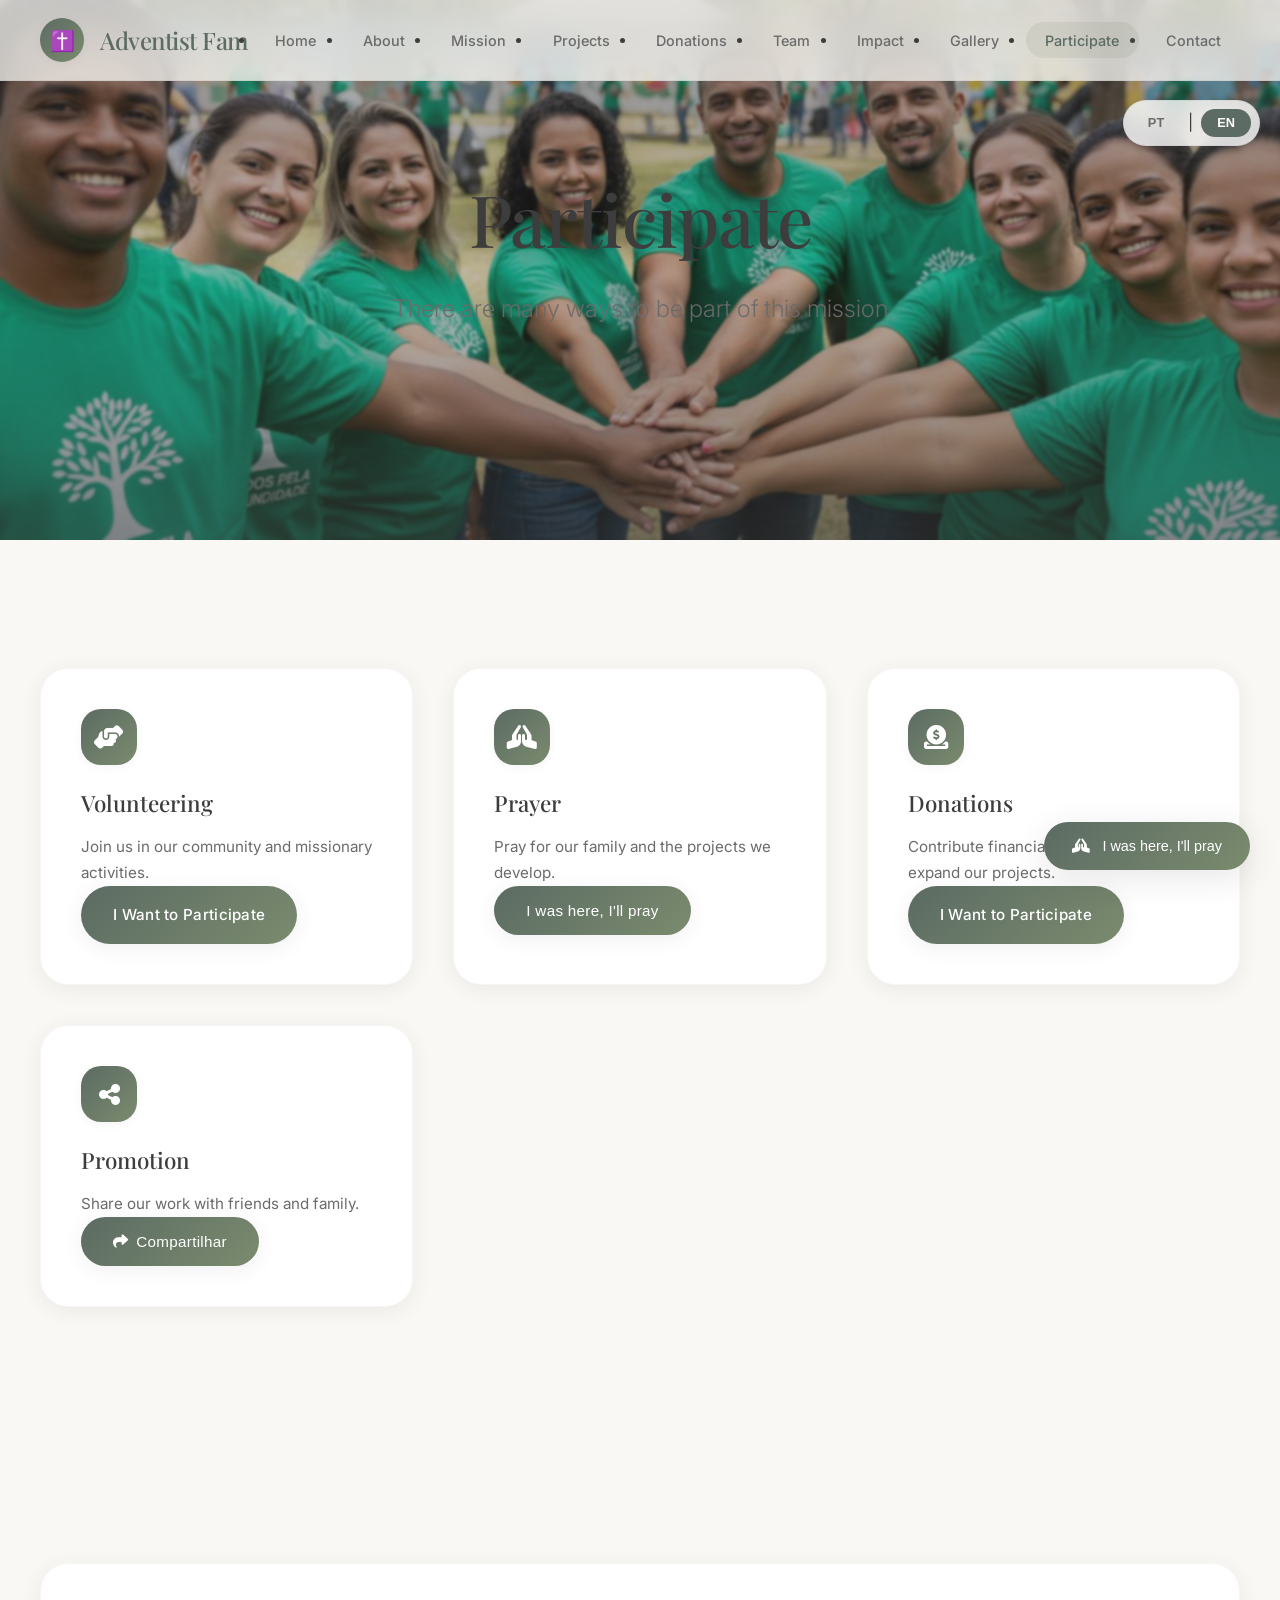
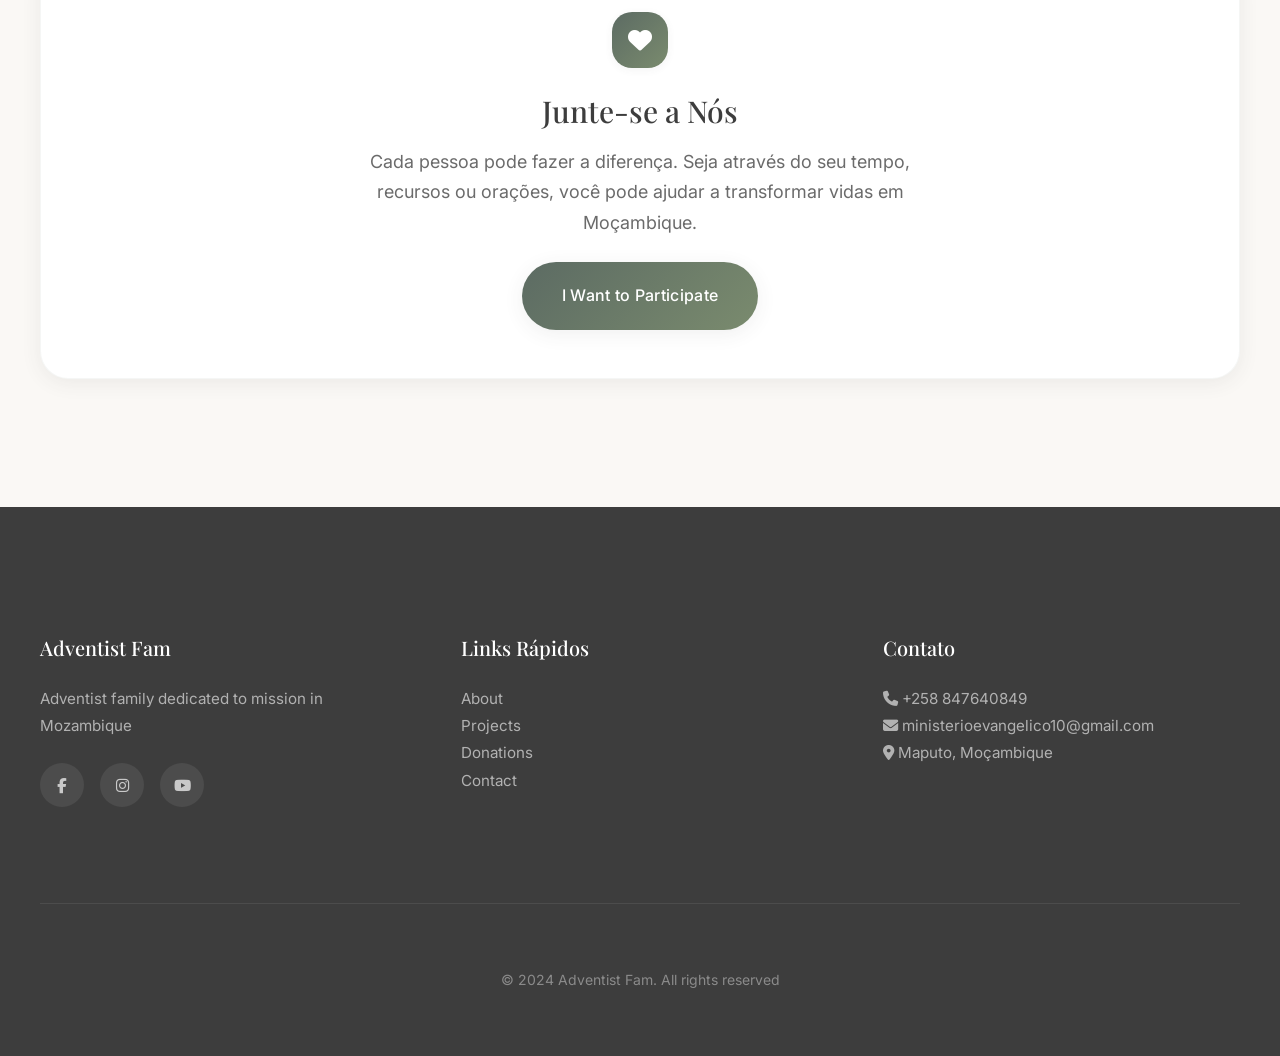
<file: pages/participar.html>
<!DOCTYPE html>
<html lang="pt-BR">
<head>
    <meta charset="UTF-8">
    <meta name="viewport" content="width=device-width, initial-scale=1.0">
    <meta name="description" content="Participar - Há muitas formas de fazer parte desta missão. Junte-se a nós!">
    <title>Participar - Adventist Fam</title>
    <link rel="icon" href="data:image/svg+xml,<svg xmlns='http://www.w3.org/2000/svg' viewBox='0 0 100 100'><text y='.9em' font-size='90'>✝️</text></svg>">
    <link rel="stylesheet" href="../css/style.css">
    <link rel="stylesheet" href="https://cdnjs.cloudflare.com/ajax/libs/font-awesome/6.4.0/css/all.min.css">
    <link rel="preconnect" href="https://fonts.googleapis.com">
    <link rel="preconnect" href="https://fonts.gstatic.com" crossorigin>
    <link href="https://fonts.googleapis.com/css2?family=Inter:wght@300;400;500;600&family=Playfair+Display:wght@400;500;600&display=swap" rel="stylesheet">
</head>
<body>
    <!-- Navegação -->
    <nav class="navbar">
        <div class="container navbar-container">
            <a href="../index.html" class="navbar-logo">
                <div class="navbar-logo-icon">✝️</div>
                <span>Adventist Fam</span>
            </a>
            
            <button class="navbar-toggle" aria-label="Menu">
                <span></span>
                <span></span>
                <span></span>
            </button>
            
            <ul class="navbar-menu">
                <li><a href="../index.html" class="navbar-link" data-translate="menu_home">Home</a></li>
                <li><a href="sobre.html" class="navbar-link" data-translate="menu_sobre">Sobre</a></li>
                <li><a href="missao.html" class="navbar-link" data-translate="menu_missao">Missão</a></li>
                <li><a href="projetos.html" class="navbar-link" data-translate="menu_projetos">Projetos</a></li>
                <li><a href="doacoes.html" class="navbar-link" data-translate="menu_doacoes">Doações</a></li>
                <li><a href="equipa.html" class="navbar-link" data-translate="menu_equipa">Equipa</a></li>
                <li><a href="impacto.html" class="navbar-link" data-translate="menu_impacto">Impacto</a></li>
                <li><a href="galeria.html" class="navbar-link" data-translate="menu_galeria">Galeria</a></li>
                <li><a href="participar.html" class="navbar-link active" data-translate="menu_participar">Participar</a></li>
                <li><a href="contato.html" class="navbar-link" data-translate="menu_contato">Contato</a></li>
            </ul>
        </div>
    </nav>

    <!-- Hero Section -->
    <section class="hero" style="background-image: url('../images/projeto-voluntariado.jpg'); min-height: 60vh;">
        <div class="hero-content">
            <h1 class="hero-title" data-translate="participar_title">Participar</h1>
            <p class="hero-subtitle" data-translate="participar_subtitle">Há muitas formas de fazer parte desta missão</p>
        </div>
    </section>

    <!-- Formas de Participar -->
    <section class="section">
        <div class="container">
            <div class="card-grid">
                <div class="card" data-animate="fadeIn">
                    <div class="card-body">
                        <div class="card-icon">
                            <i class="fas fa-hands-helping"></i>
                        </div>
                        <h3 class="card-title" data-translate="participar_voluntariado">Voluntariado</h3>
                        <p class="card-text" data-translate="participar_voluntariado_text">Junte-se a nós em nossas atividades comunitárias e missionárias.</p>
                        <a href="contato.html" class="btn btn-primary" data-translate="btn_quero_participar">Quero Participar</a>
                    </div>
                </div>
                
                <div class="card" data-animate="fadeIn">
                    <div class="card-body">
                        <div class="card-icon">
                            <i class="fas fa-praying-hands"></i>
                        </div>
                        <h3 class="card-title" data-translate="participar_oracao">Oração</h3>
                        <p class="card-text" data-translate="participar_oracao_text">Ore por nossa família e pelos projetos que desenvolvemos.</p>
                        <button id="prayer-btn-card" class="btn btn-primary" data-translate="oracao_btn">Estive aqui, vou orar</button>
                    </div>
                </div>
                
                <div class="card" data-animate="fadeIn">
                    <div class="card-body">
                        <div class="card-icon">
                            <i class="fas fa-donate"></i>
                        </div>
                        <h3 class="card-title" data-translate="participar_doacoes">Doações</h3>
                        <p class="card-text" data-translate="participar_doacoes_text">Contribua financeiramente para manter e expandir nossos projetos.</p>
                        <a href="doacoes.html" class="btn btn-primary" data-translate="btn_quero_participar">Quero Participar</a>
                    </div>
                </div>
                
                <div class="card" data-animate="fadeIn">
                    <div class="card-body">
                        <div class="card-icon">
                            <i class="fas fa-share-alt"></i>
                        </div>
                        <h3 class="card-title" data-translate="participar_divulgacao">Divulgação</h3>
                        <p class="card-text" data-translate="participar_divulgacao_text">Compartilhe nosso trabalho com amigos e familiares.</p>
                        <button class="btn btn-primary" onclick="sharePage('Adventist Fam', 'Conheça o trabalho desta família adventista em Moçambique', window.location.href)">
                            <i class="fas fa-share"></i> Compartilhar
                        </button>
                    </div>
                </div>
            </div>
        </div>
    </section>

    <!-- Chamada para Ação -->
    <section class="section section-bg" style="background-image: url('../images/hero-home.jpg');">
        <div class="container section-content">
            <div class="card">
                <div class="card-body" style="padding: 3rem; text-align: center;">
                    <div class="card-icon" style="margin: 0 auto 1.5rem;">
                        <i class="fas fa-heart"></i>
                    </div>
                    <h3 class="card-title" style="font-size: 1.875rem;">Junte-se a Nós</h3>
                    <p class="card-text" style="font-size: 1.125rem; max-width: 600px; margin: 0 auto 1.5rem;">
                        Cada pessoa pode fazer a diferença. Seja através do seu tempo, recursos ou orações, você pode ajudar a transformar vidas em Moçambique.
                    </p>
                    <a href="contato.html" class="btn btn-primary btn-large" data-translate="btn_quero_participar">Quero Participar</a>
                </div>
            </div>
        </div>
    </section>

    <!-- Footer -->
    <footer class="footer">
        <div class="container">
            <div class="footer-content">
                <div class="footer-section">
                    <h4>Adventist Fam</h4>
                    <p data-translate="footer_familia">Família Adventista dedicada à missão em Moçambique</p>
                    <div class="footer-social">
                        <a href="#" aria-label="Facebook"><i class="fab fa-facebook-f"></i></a>
                        <a href="#" aria-label="Instagram"><i class="fab fa-instagram"></i></a>
                        <a href="#" aria-label="YouTube"><i class="fab fa-youtube"></i></a>
                    </div>
                </div>
                
                <div class="footer-section">
                    <h4>Links Rápidos</h4>
                    <p><a href="sobre.html" data-translate="menu_sobre">Sobre Nós</a></p>
                    <p><a href="projetos.html" data-translate="menu_projetos">Projetos</a></p>
                    <p><a href="doacoes.html" data-translate="menu_doacoes">Doações</a></p>
                    <p><a href="contato.html" data-translate="menu_contato">Contato</a></p>
                </div>
                
                <div class="footer-section">
                    <h4>Contato</h4>
                    <p><i class="fas fa-phone"></i> +258 847640849</p>
                    <p><i class="fas fa-envelope"></i> ministerioevangelico10@gmail.com</p>
                    <p><i class="fas fa-map-marker-alt"></i> Maputo, Moçambique</p>
                </div>
            </div>
            
            <div class="footer-bottom">
                <p>&copy; 2024 Adventist Fam. <span data-translate="footer_direitos">Todos os direitos reservados.</span></p>
            </div>
        </div>
    </footer>

    <!-- Botão Flutuante de Oração -->
    <div class="prayer-float">
        <button id="prayer-btn" class="prayer-float-btn">
            <i class="fas fa-praying-hands"></i>
            <span data-translate="oracao_btn">Estive aqui, vou orar</span>
        </button>
    </div>

    <!-- Modal de Oração -->
    <div id="prayer-modal" class="modal-overlay">
        <div class="modal-content">
            <button id="prayer-close" class="modal-close">&times;</button>
            <div class="modal-icon">
                <i class="fas fa-praying-hands"></i>
            </div>
            <h3 class="modal-title" data-translate="oracao_modal_title">Oração</h3>
            <p class="modal-text" data-translate="oracao_modal_text">Obrigado pela sua visita. Que Deus te abençoe e guie sua vida.</p>
            <button id="prayer-amen" class="btn btn-primary btn-large" data-translate="oracao_btn_amen">Amém</button>
            <p id="prayer-counter" class="modal-counter">0 orações realizadas</p>
        </div>
    </div>

    <!-- Scripts -->
    <script src="../js/translations.js"></script>
    <script src="../js/main.js"></script>
</body>
</html>
</file>
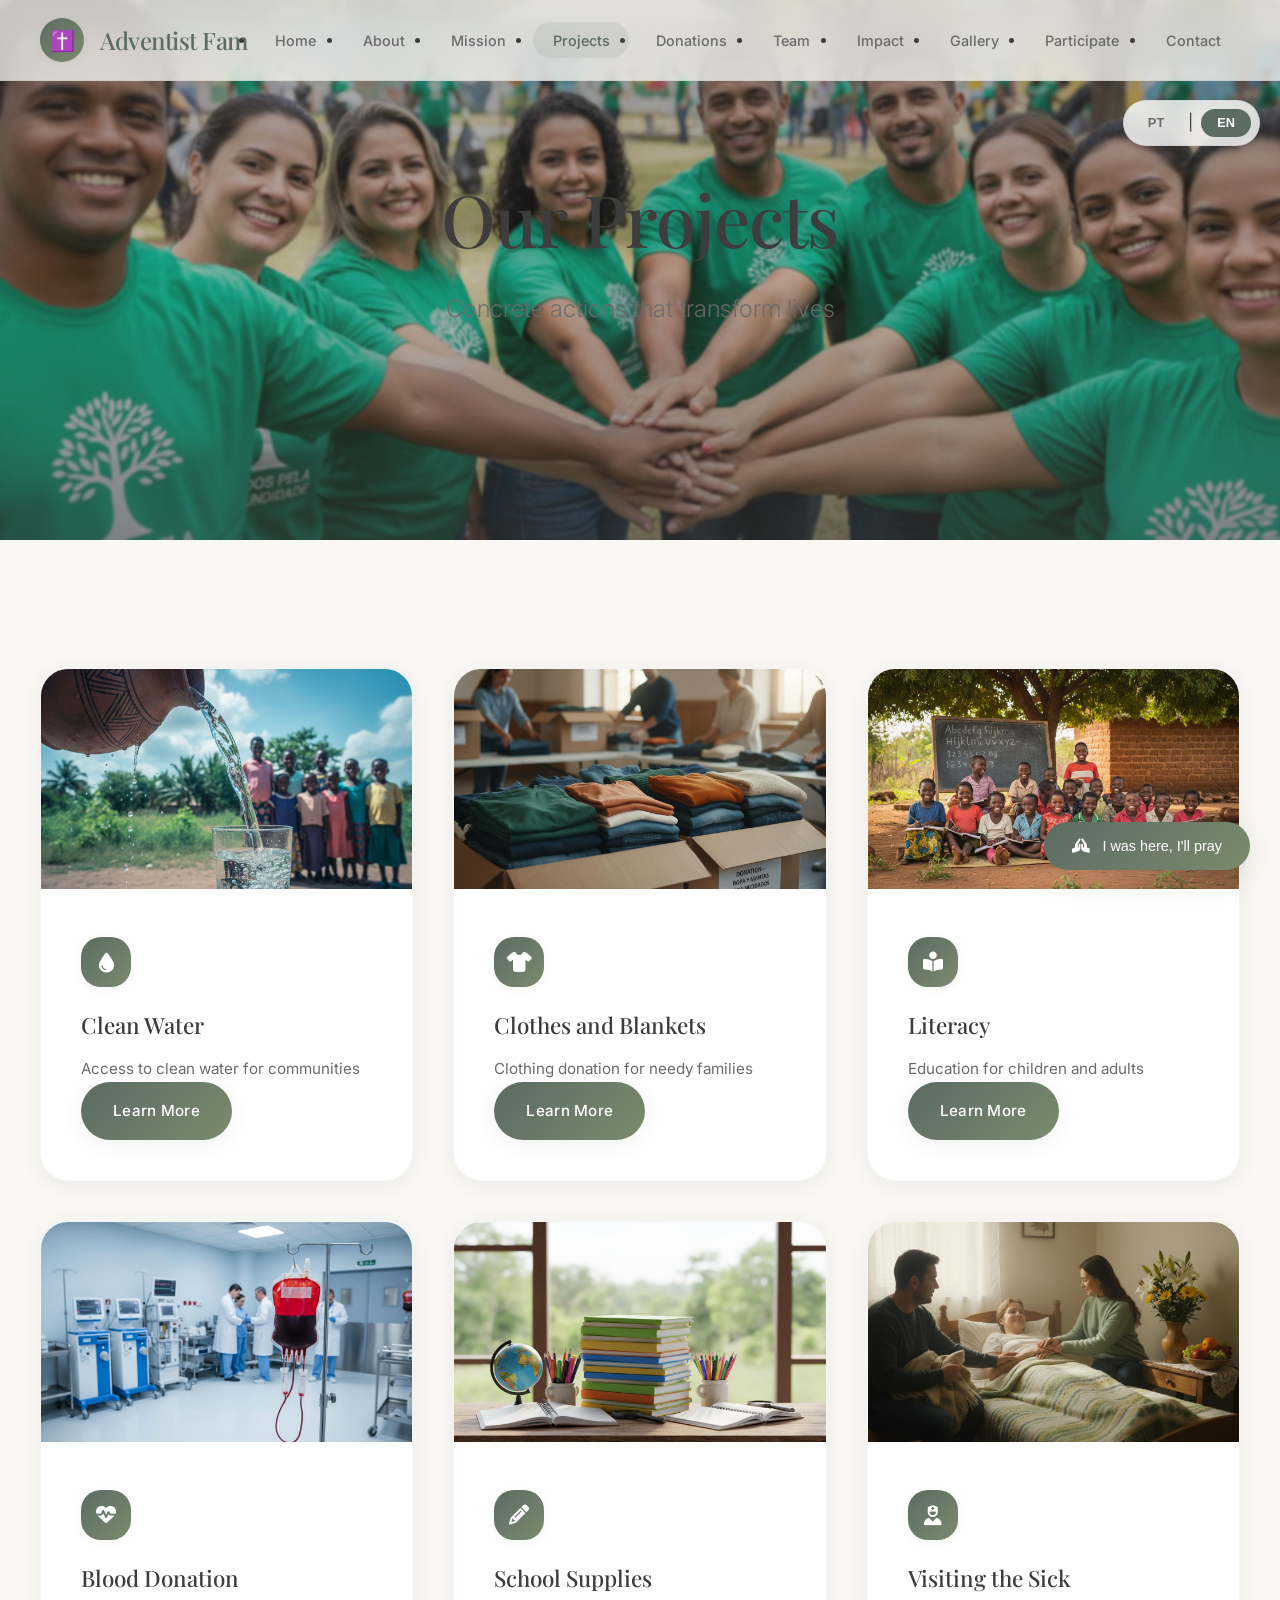
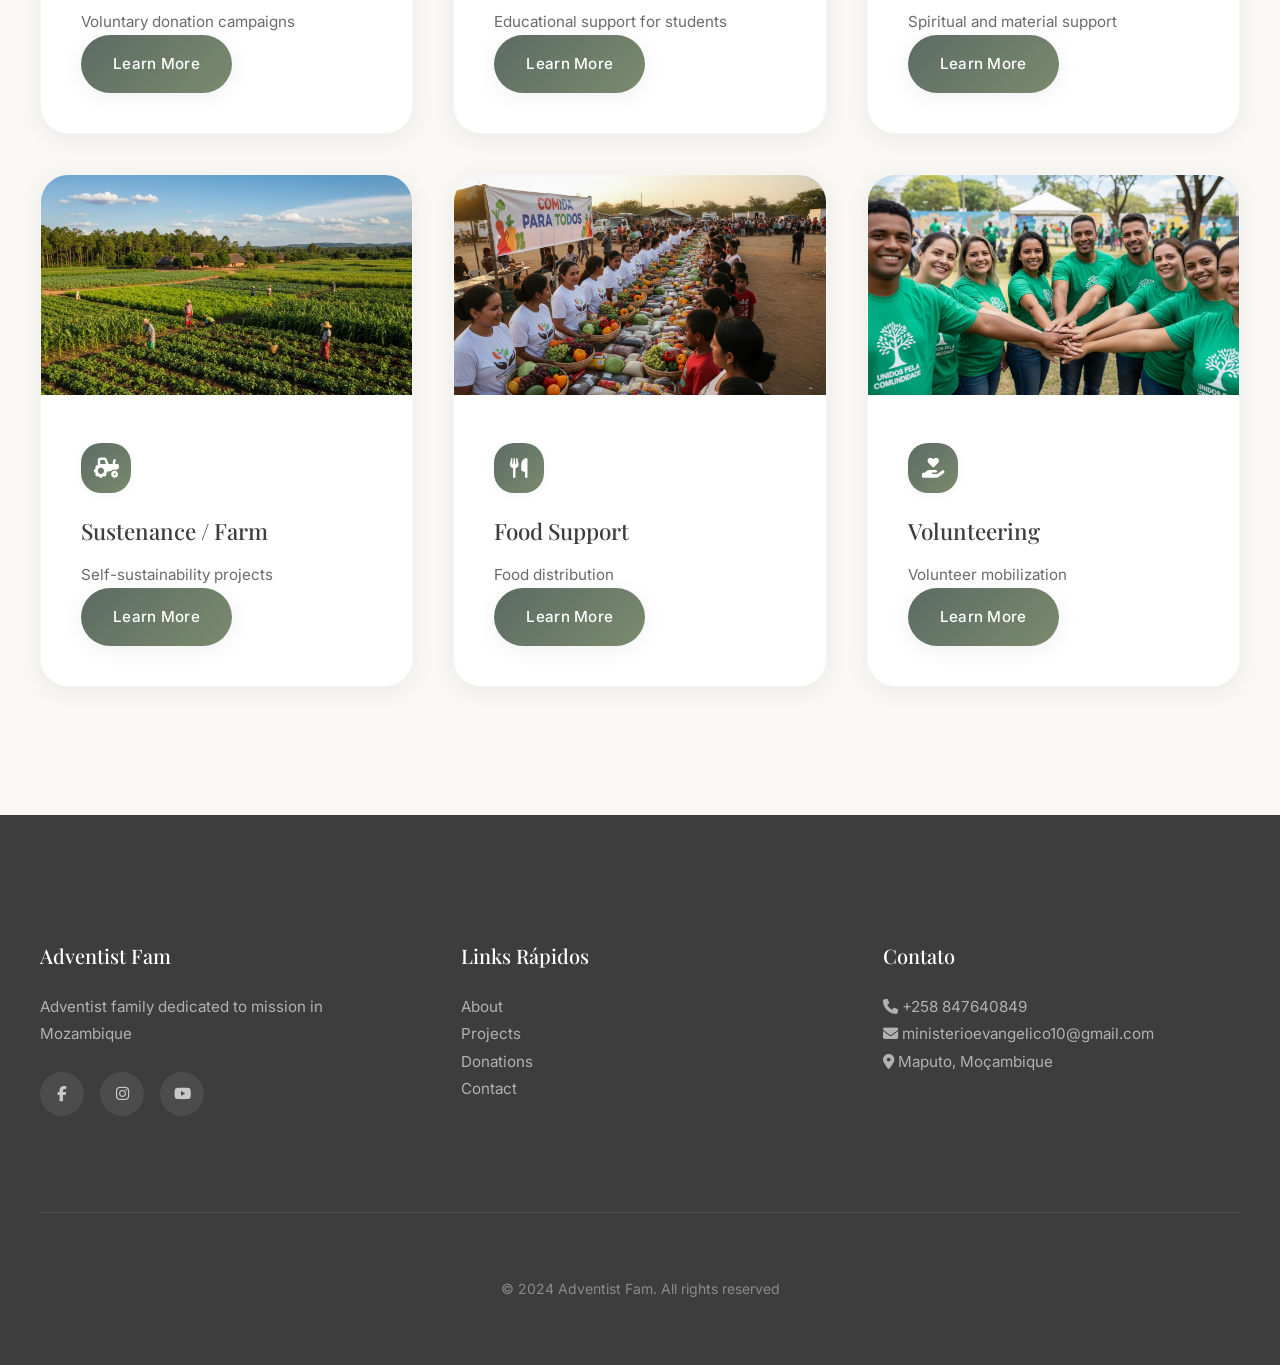
<file: pages/projetos.html>
<!DOCTYPE html>
<html lang="pt-BR">
<head>
    <meta charset="UTF-8">
    <meta name="viewport" content="width=device-width, initial-scale=1.0">
    <meta name="description" content="Nossos Projetos - Conheça as ações concretas que transformam vidas em Moçambique.">
    <title>Projetos - Adventist Fam</title>
    <link rel="icon" href="data:image/svg+xml,<svg xmlns='http://www.w3.org/2000/svg' viewBox='0 0 100 100'><text y='.9em' font-size='90'>✝️</text></svg>">
    <link rel="stylesheet" href="../css/style.css">
    <link rel="stylesheet" href="https://cdnjs.cloudflare.com/ajax/libs/font-awesome/6.4.0/css/all.min.css">
    <link rel="preconnect" href="https://fonts.googleapis.com">
    <link rel="preconnect" href="https://fonts.gstatic.com" crossorigin>
    <link href="https://fonts.googleapis.com/css2?family=Inter:wght@300;400;500;600&family=Playfair+Display:wght@400;500;600&display=swap" rel="stylesheet">
</head>
<body>
    <!-- Navegação -->
    <nav class="navbar">
        <div class="container navbar-container">
            <a href="../index.html" class="navbar-logo">
                <div class="navbar-logo-icon">✝️</div>
                <span>Adventist Fam</span>
            </a>
            
            <button class="navbar-toggle" aria-label="Menu">
                <span></span>
                <span></span>
                <span></span>
            </button>
            
            <ul class="navbar-menu">
                <li><a href="../index.html" class="navbar-link" data-translate="menu_home">Home</a></li>
                <li><a href="sobre.html" class="navbar-link" data-translate="menu_sobre">Sobre</a></li>
                <li><a href="missao.html" class="navbar-link" data-translate="menu_missao">Missão</a></li>
                <li><a href="projetos.html" class="navbar-link active" data-translate="menu_projetos">Projetos</a></li>
                <li><a href="doacoes.html" class="navbar-link" data-translate="menu_doacoes">Doações</a></li>
                <li><a href="equipa.html" class="navbar-link" data-translate="menu_equipa">Equipa</a></li>
                <li><a href="impacto.html" class="navbar-link" data-translate="menu_impacto">Impacto</a></li>
                <li><a href="galeria.html" class="navbar-link" data-translate="menu_galeria">Galeria</a></li>
                <li><a href="participar.html" class="navbar-link" data-translate="menu_participar">Participar</a></li>
                <li><a href="contato.html" class="navbar-link" data-translate="menu_contato">Contato</a></li>
            </ul>
        </div>
    </nav>

    <!-- Hero Section -->
    <section class="hero" style="background-image: url('../images/projeto-voluntariado.jpg'); min-height: 60vh;">
        <div class="hero-content">
            <h1 class="hero-title" data-translate="projetos_title">Nossos Projetos</h1>
            <p class="hero-subtitle" data-translate="projetos_subtitle">Ações concretas que transformam vidas</p>
        </div>
    </section>

    <!-- Grid de Projetos -->
    <section class="section">
        <div class="container">
            <div class="card-grid">
                <div class="card" data-animate="fadeIn">
                    <img src="../images/projeto-agua.jpg" alt="Água Potável" class="card-image">
                    <div class="card-body">
                        <div class="card-icon" style="width: 50px; height: 50px; font-size: 1.25rem;">
                            <i class="fas fa-tint"></i>
                        </div>
                        <h3 class="card-title" data-translate="projeto_agua">Água Potável</h3>
                        <p class="card-text" data-translate="projeto_agua_desc">Acesso à água limpa para comunidades</p>
                        <a href="../projetos/agua.html" class="btn btn-primary" data-translate="btn_saber_mais">Saber Mais</a>
                    </div>
                </div>
                
                <div class="card" data-animate="fadeIn">
                    <img src="../images/projeto-roupas.jpg" alt="Roupas e Cobertores" class="card-image">
                    <div class="card-body">
                        <div class="card-icon" style="width: 50px; height: 50px; font-size: 1.25rem;">
                            <i class="fas fa-tshirt"></i>
                        </div>
                        <h3 class="card-title" data-translate="projeto_roupas">Roupas e Cobertores</h3>
                        <p class="card-text" data-translate="projeto_roupas_desc">Doação de vestuário para famílias carentes</p>
                        <a href="../projetos/roupas.html" class="btn btn-primary" data-translate="btn_saber_mais">Saber Mais</a>
                    </div>
                </div>
                
                <div class="card" data-animate="fadeIn">
                    <img src="../images/projeto-alfabetizacao.jpg" alt="Alfabetização" class="card-image">
                    <div class="card-body">
                        <div class="card-icon" style="width: 50px; height: 50px; font-size: 1.25rem;">
                            <i class="fas fa-book-reader"></i>
                        </div>
                        <h3 class="card-title" data-translate="projeto_alfabetizacao">Alfabetização</h3>
                        <p class="card-text" data-translate="projeto_alfabetizacao_desc">Educação para crianças e adultos</p>
                        <a href="../projetos/alfabetizacao.html" class="btn btn-primary" data-translate="btn_saber_mais">Saber Mais</a>
                    </div>
                </div>
                
                <div class="card" data-animate="fadeIn">
                    <img src="../images/projeto-sangue.jpg" alt="Doação de Sangue" class="card-image">
                    <div class="card-body">
                        <div class="card-icon" style="width: 50px; height: 50px; font-size: 1.25rem;">
                            <i class="fas fa-heartbeat"></i>
                        </div>
                        <h3 class="card-title" data-translate="projeto_sangue">Doação de Sangue</h3>
                        <p class="card-text" data-translate="projeto_sangue_desc">Campanhas de doação voluntária</p>
                        <a href="../projetos/sangue.html" class="btn btn-primary" data-translate="btn_saber_mais">Saber Mais</a>
                    </div>
                </div>
                
                <div class="card" data-animate="fadeIn">
                    <img src="../images/projeto-escolar.jpg" alt="Material Escolar" class="card-image">
                    <div class="card-body">
                        <div class="card-icon" style="width: 50px; height: 50px; font-size: 1.25rem;">
                            <i class="fas fa-pencil-alt"></i>
                        </div>
                        <h3 class="card-title" data-translate="projeto_escolar">Material Escolar</h3>
                        <p class="card-text" data-translate="projeto_escolar_desc">Apoio educacional para estudantes</p>
                        <a href="../projetos/escolar.html" class="btn btn-primary" data-translate="btn_saber_mais">Saber Mais</a>
                    </div>
                </div>
                
                <div class="card" data-animate="fadeIn">
                    <img src="../images/projeto-enfermos.jpg" alt="Visita a Enfermos" class="card-image">
                    <div class="card-body">
                        <div class="card-icon" style="width: 50px; height: 50px; font-size: 1.25rem;">
                            <i class="fas fa-user-nurse"></i>
                        </div>
                        <h3 class="card-title" data-translate="projeto_enfermos">Visita a Enfermos</h3>
                        <p class="card-text" data-translate="projeto_enfermos_desc">Apoio espiritual e material</p>
                        <a href="../projetos/enfermos.html" class="btn btn-primary" data-translate="btn_saber_mais">Saber Mais</a>
                    </div>
                </div>
                
                <div class="card" data-animate="fadeIn">
                    <img src="../images/projeto-fazenda.jpg" alt="Sustento / Fazenda" class="card-image">
                    <div class="card-body">
                        <div class="card-icon" style="width: 50px; height: 50px; font-size: 1.25rem;">
                            <i class="fas fa-tractor"></i>
                        </div>
                        <h3 class="card-title" data-translate="projeto_fazenda">Sustento / Fazenda</h3>
                        <p class="card-text" data-translate="projeto_fazenda_desc">Projetos de auto-sustentabilidade</p>
                        <a href="../projetos/fazenda.html" class="btn btn-primary" data-translate="btn_saber_mais">Saber Mais</a>
                    </div>
                </div>
                
                <div class="card" data-animate="fadeIn">
                    <img src="../images/projeto-alimentar.jpg" alt="Apoio Alimentar" class="card-image">
                    <div class="card-body">
                        <div class="card-icon" style="width: 50px; height: 50px; font-size: 1.25rem;">
                            <i class="fas fa-utensils"></i>
                        </div>
                        <h3 class="card-title" data-translate="projeto_alimentar">Apoio Alimentar</h3>
                        <p class="card-text" data-translate="projeto_alimentar_desc">Distribuição de alimentos</p>
                        <a href="../projetos/alimentar.html" class="btn btn-primary" data-translate="btn_saber_mais">Saber Mais</a>
                    </div>
                </div>
                
                <div class="card" data-animate="fadeIn">
                    <img src="../images/projeto-voluntariado.jpg" alt="Voluntariado" class="card-image">
                    <div class="card-body">
                        <div class="card-icon" style="width: 50px; height: 50px; font-size: 1.25rem;">
                            <i class="fas fa-hand-holding-heart"></i>
                        </div>
                        <h3 class="card-title" data-translate="projeto_voluntariado">Voluntariado</h3>
                        <p class="card-text" data-translate="projeto_voluntariado_desc">Mobilização de voluntários</p>
                        <a href="../projetos/voluntariado.html" class="btn btn-primary" data-translate="btn_saber_mais">Saber Mais</a>
                    </div>
                </div>
            </div>
        </div>
    </section>

    <!-- Footer -->
    <footer class="footer">
        <div class="container">
            <div class="footer-content">
                <div class="footer-section">
                    <h4>Adventist Fam</h4>
                    <p data-translate="footer_familia">Família Adventista dedicada à missão em Moçambique</p>
                    <div class="footer-social">
                        <a href="#" aria-label="Facebook"><i class="fab fa-facebook-f"></i></a>
                        <a href="#" aria-label="Instagram"><i class="fab fa-instagram"></i></a>
                        <a href="#" aria-label="YouTube"><i class="fab fa-youtube"></i></a>
                    </div>
                </div>
                
                <div class="footer-section">
                    <h4>Links Rápidos</h4>
                    <p><a href="sobre.html" data-translate="menu_sobre">Sobre Nós</a></p>
                    <p><a href="projetos.html" data-translate="menu_projetos">Projetos</a></p>
                    <p><a href="doacoes.html" data-translate="menu_doacoes">Doações</a></p>
                    <p><a href="contato.html" data-translate="menu_contato">Contato</a></p>
                </div>
                
                <div class="footer-section">
                    <h4>Contato</h4>
                    <p><i class="fas fa-phone"></i> +258 847640849</p>
                    <p><i class="fas fa-envelope"></i> ministerioevangelico10@gmail.com</p>
                    <p><i class="fas fa-map-marker-alt"></i> Maputo, Moçambique</p>
                </div>
            </div>
            
            <div class="footer-bottom">
                <p>&copy; 2024 Adventist Fam. <span data-translate="footer_direitos">Todos os direitos reservados.</span></p>
            </div>
        </div>
    </footer>

    <!-- Botão Flutuante de Oração -->
    <div class="prayer-float">
        <button id="prayer-btn" class="prayer-float-btn">
            <i class="fas fa-praying-hands"></i>
            <span data-translate="oracao_btn">Estive aqui, vou orar</span>
        </button>
    </div>

    <!-- Modal de Oração -->
    <div id="prayer-modal" class="modal-overlay">
        <div class="modal-content">
            <button id="prayer-close" class="modal-close">&times;</button>
            <div class="modal-icon">
                <i class="fas fa-praying-hands"></i>
            </div>
            <h3 class="modal-title" data-translate="oracao_modal_title">Oração</h3>
            <p class="modal-text" data-translate="oracao_modal_text">Obrigado pela sua visita. Que Deus te abençoe e guie sua vida.</p>
            <button id="prayer-amen" class="btn btn-primary btn-large" data-translate="oracao_btn_amen">Amém</button>
            <p id="prayer-counter" class="modal-counter">0 orações realizadas</p>
        </div>
    </div>

    <!-- Scripts -->
    <script src="../js/translations.js"></script>
    <script src="../js/main.js"></script>
</body>
</html>
</file>
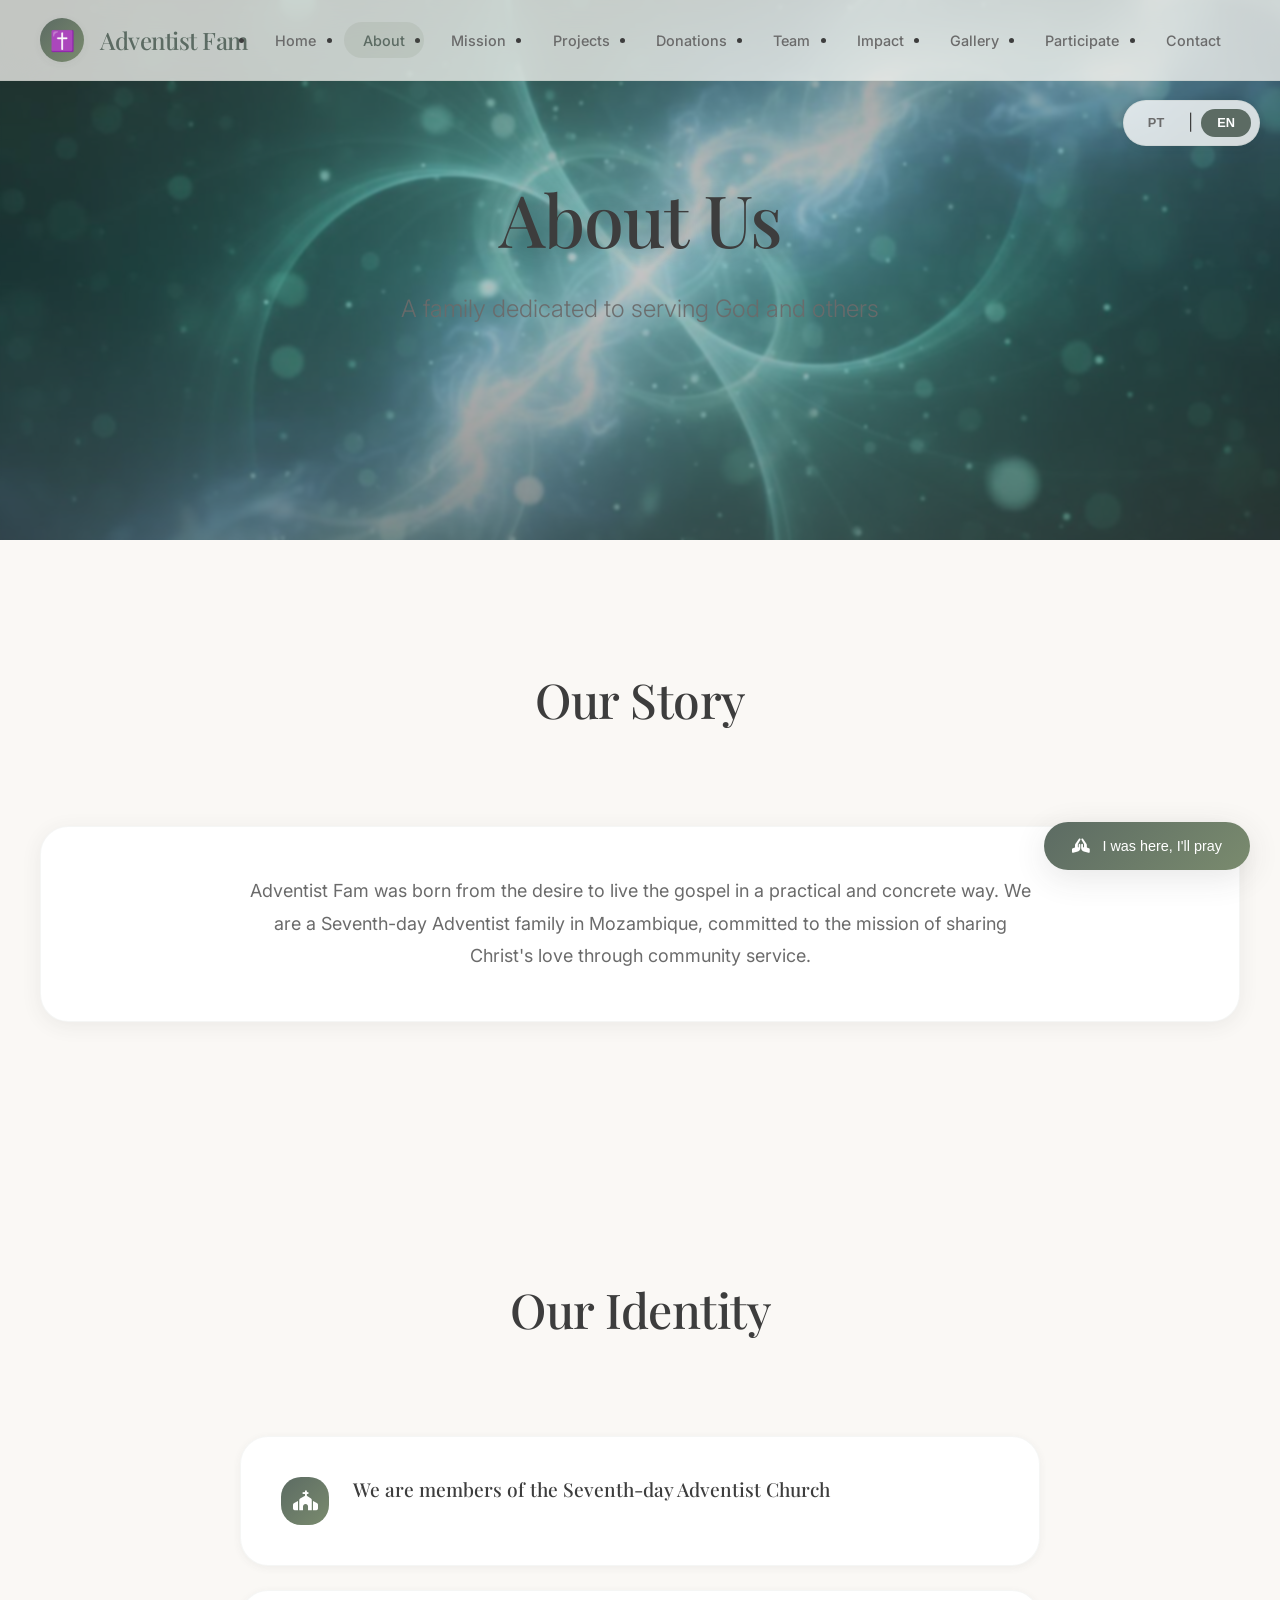
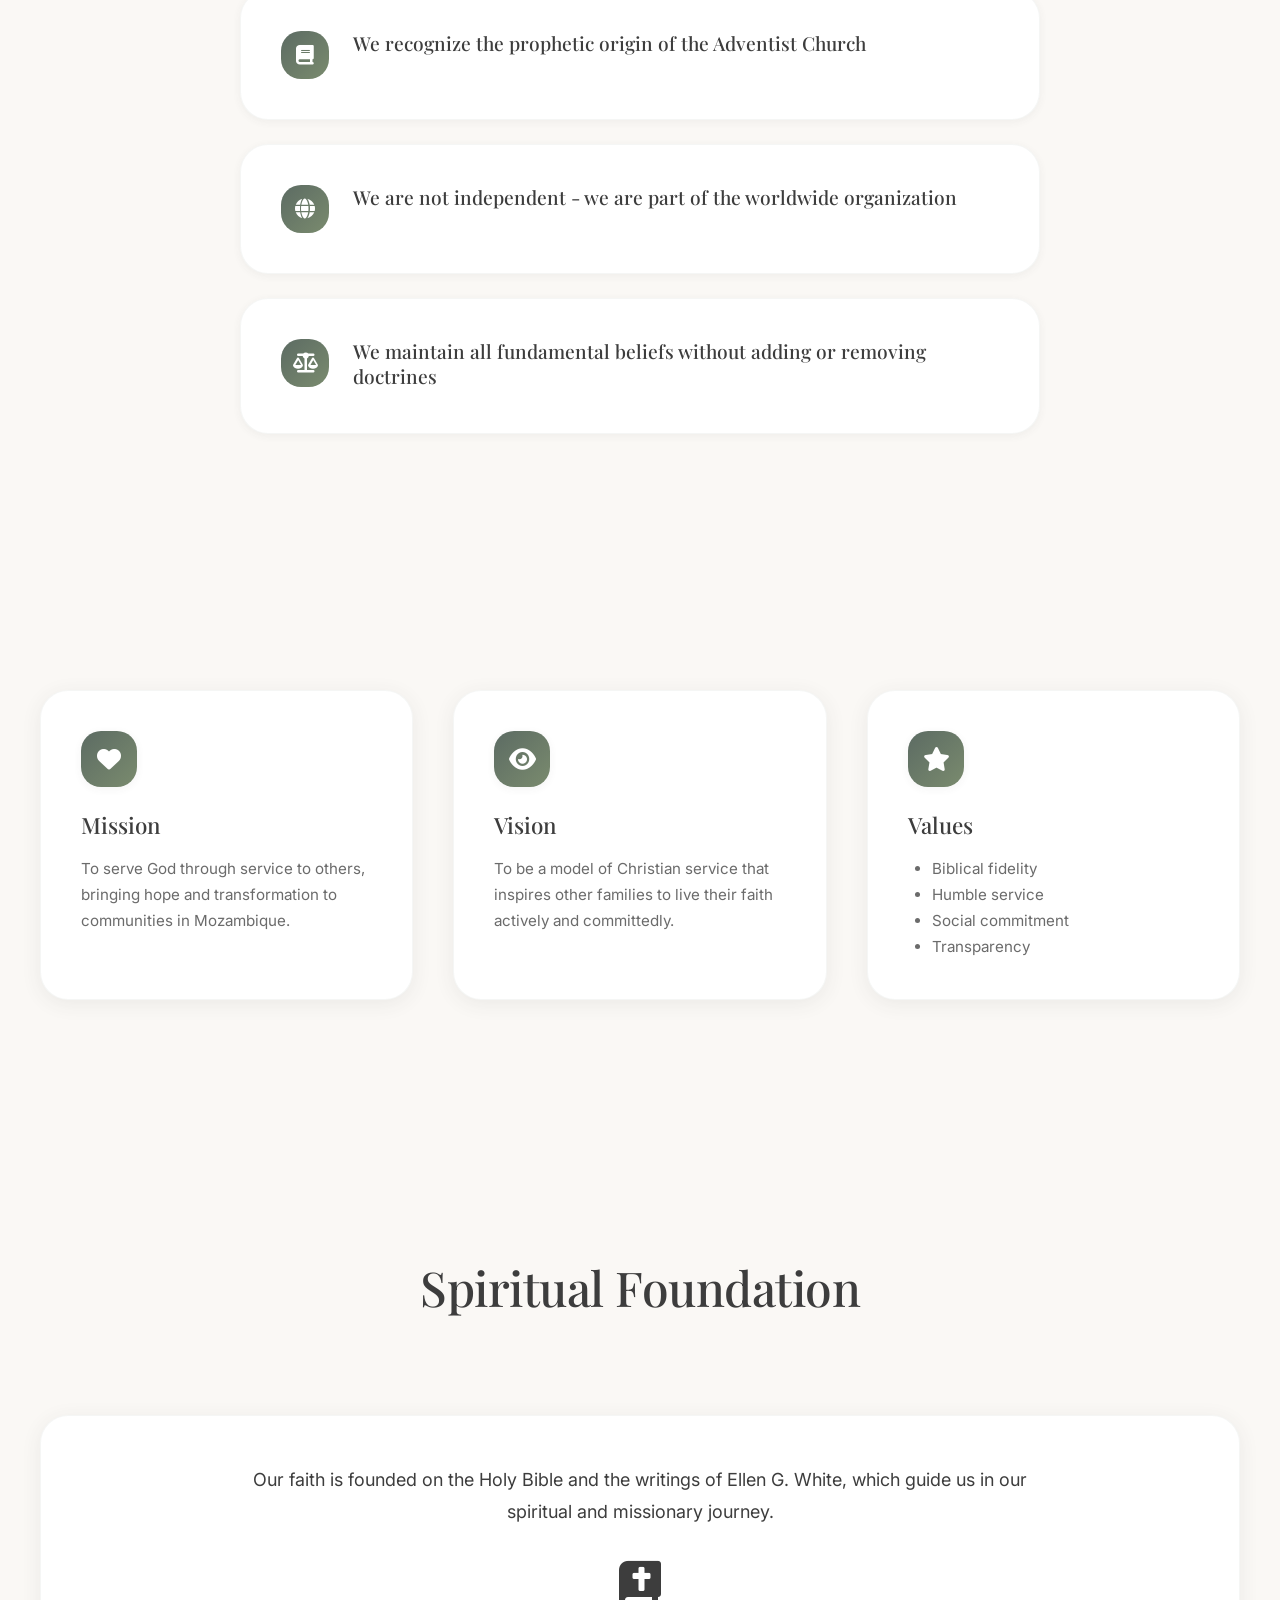
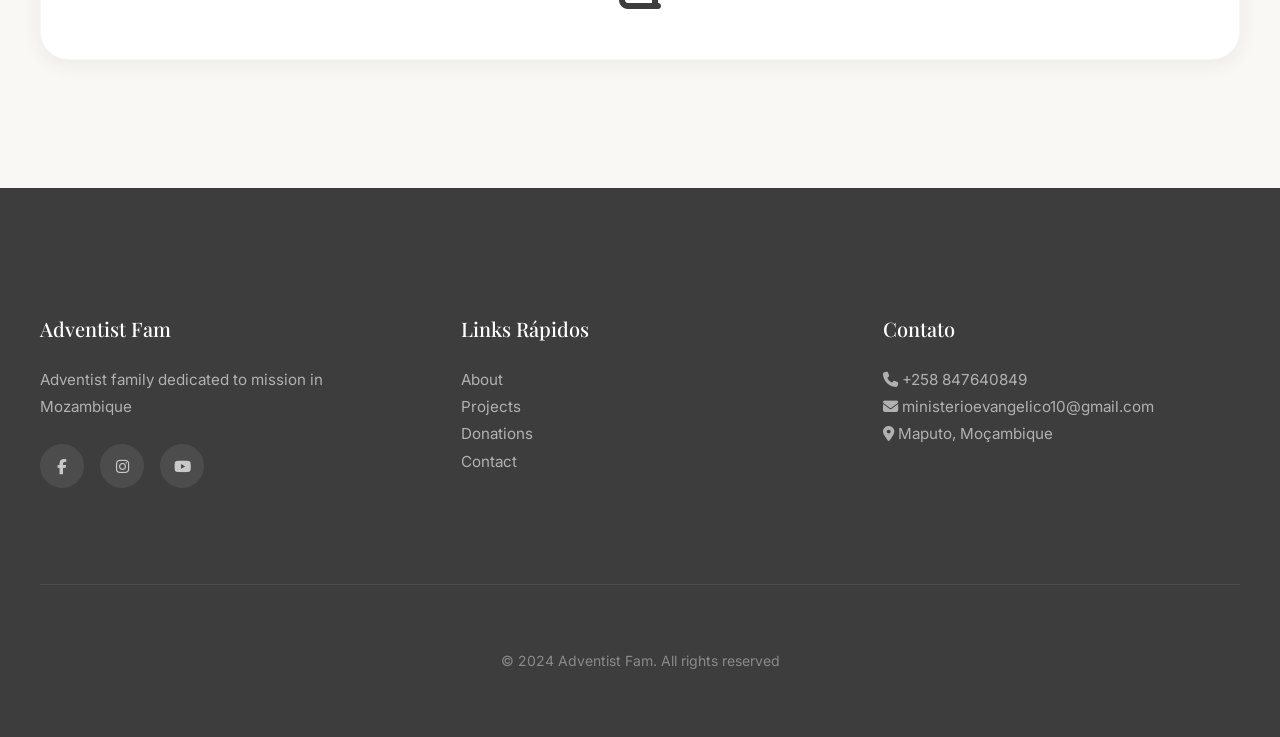
<file: pages/sobre.html>
<!DOCTYPE html>
<html lang="pt-BR">
<head>
    <meta charset="UTF-8">
    <meta name="viewport" content="width=device-width, initial-scale=1.0">
    <meta name="description" content="Sobre a Adventist Fam - Nossa história, missão, visão e valores como família adventista em Moçambique.">
    <title>Sobre Nós - Adventist Fam</title>
    <link rel="icon" href="data:image/svg+xml,<svg xmlns='http://www.w3.org/2000/svg' viewBox='0 0 100 100'><text y='.9em' font-size='90'>✝️</text></svg>">
    <link rel="preconnect" href="https://fonts.googleapis.com">
    <link rel="preconnect" href="https://fonts.gstatic.com" crossorigin>
    <link href="https://fonts.googleapis.com/css2?family=Inter:wght@300;400;500;600&family=Playfair+Display:wght@400;500;600&display=swap" rel="stylesheet">
    <link rel="stylesheet" href="../css/style.css">
    <link rel="stylesheet" href="https://cdnjs.cloudflare.com/ajax/libs/font-awesome/6.4.0/css/all.min.css">
</head>
<body>
    <!-- Navegação -->
    <nav class="navbar">
        <div class="container navbar-container">
            <a href="../index.html" class="navbar-logo">
                <div class="navbar-logo-icon">✝️</div>
                <span>Adventist Fam</span>
            </a>
            
            <button class="navbar-toggle" aria-label="Menu">
                <span></span>
                <span></span>
                <span></span>
            </button>
            
            <ul class="navbar-menu">
                <li><a href="../index.html" class="navbar-link" data-translate="menu_home">Home</a></li>
                <li><a href="sobre.html" class="navbar-link active" data-translate="menu_sobre">Sobre</a></li>
                <li><a href="missao.html" class="navbar-link" data-translate="menu_missao">Missão</a></li>
                <li><a href="projetos.html" class="navbar-link" data-translate="menu_projetos">Projetos</a></li>
                <li><a href="doacoes.html" class="navbar-link" data-translate="menu_doacoes">Doações</a></li>
                <li><a href="equipa.html" class="navbar-link" data-translate="menu_equipa">Equipa</a></li>
                <li><a href="impacto.html" class="navbar-link" data-translate="menu_impacto">Impacto</a></li>
                <li><a href="galeria.html" class="navbar-link" data-translate="menu_galeria">Galeria</a></li>
                <li><a href="participar.html" class="navbar-link" data-translate="menu_participar">Participar</a></li>
                <li><a href="contato.html" class="navbar-link" data-translate="menu_contato">Contato</a></li>
            </ul>
        </div>
    </nav>

    <!-- Hero Section -->
    <section class="hero" style="background-image: url('../images/bg-sobre.jpg'); min-height: 60vh;">
        <div class="hero-content">
            <h1 class="hero-title" data-translate="sobre_title">Sobre Nós</h1>
            <p class="hero-subtitle" data-translate="sobre_subtitle">Uma família dedicada ao serviço de Deus e ao próximo</p>
        </div>
    </section>

    <!-- História -->
    <section class="section">
        <div class="container">
            <div class="section-header">
                <h2 class="section-title" data-translate="sobre_historia_title">Nossa História</h2>
            </div>
            
            <div class="card">
                <div class="card-body" style="padding: 3rem;">
                    <p class="card-text" style="font-size: 1.125rem; line-height: 1.8; text-align: center; max-width: 800px; margin: 0 auto;" data-translate="sobre_historia_text">
                        A Adventist Fam nasceu do desejo de viver o evangelho de forma prática e concreta. Somos uma família adventista do sétimo dia em Moçambique, comprometida com a missão de compartilhar o amor de Cristo através do serviço comunitário.
                    </p>
                </div>
            </div>
        </div>
    </section>

    <!-- Identidade Adventista -->
    <section class="section section-bg" style="background-image: url('../images/galeria-missao.jpg');">
        <div class="container section-content">
            <div class="section-header">
                <h2 class="section-title" data-translate="sobre_identidade_title">Nossa Identidade</h2>
            </div>
            
            <div class="feature-list">
                <div class="feature-item" data-animate="slideIn">
                    <div class="feature-icon">
                        <i class="fas fa-church"></i>
                    </div>
                    <div class="feature-content">
                        <h4 data-translate="sobre_identidade_item1">Somos membros da Igreja Adventista do Sétimo Dia</h4>
                    </div>
                </div>
                
                <div class="feature-item" data-animate="slideIn">
                    <div class="feature-icon">
                        <i class="fas fa-book"></i>
                    </div>
                    <div class="feature-content">
                        <h4 data-translate="sobre_identidade_item2">Reconhecemos a origem profética da Igreja Adventista</h4>
                    </div>
                </div>
                
                <div class="feature-item" data-animate="slideIn">
                    <div class="feature-icon">
                        <i class="fas fa-globe"></i>
                    </div>
                    <div class="feature-content">
                        <h4 data-translate="sobre_identidade_item3">Não somos independentes - fazemos parte da organização mundial</h4>
                    </div>
                </div>
                
                <div class="feature-item" data-animate="slideIn">
                    <div class="feature-icon">
                        <i class="fas fa-balance-scale"></i>
                    </div>
                    <div class="feature-content">
                        <h4 data-translate="sobre_identidade_item4">Mantemos todas as crenças fundamentais sem adicionar ou remover doutrinas</h4>
                    </div>
                </div>
            </div>
        </div>
    </section>

    <!-- Missão, Visão e Valores -->
    <section class="section">
        <div class="container">
            <div class="card-grid">
                <div class="card" data-animate="fadeIn">
                    <div class="card-body">
                        <div class="card-icon">
                            <i class="fas fa-heart"></i>
                        </div>
                        <h3 class="card-title" data-translate="sobre_missao_title">Missão</h3>
                        <p class="card-text" data-translate="sobre_missao_text">Servir a Deus através do serviço ao próximo, levando esperança e transformação às comunidades de Moçambique.</p>
                    </div>
                </div>
                
                <div class="card" data-animate="fadeIn">
                    <div class="card-body">
                        <div class="card-icon">
                            <i class="fas fa-eye"></i>
                        </div>
                        <h3 class="card-title" data-translate="sobre_visao_title">Visão</h3>
                        <p class="card-text" data-translate="sobre_visao_text">Ser um modelo de serviço cristão que inspira outras famílias a viverem sua fé de forma ativa e comprometida.</p>
                    </div>
                </div>
                
                <div class="card" data-animate="fadeIn">
                    <div class="card-body">
                        <div class="card-icon">
                            <i class="fas fa-star"></i>
                        </div>
                        <h3 class="card-title" data-translate="sobre_valores_title">Valores</h3>
                        <ul class="card-text" style="list-style: disc; padding-left: 1.5rem;">
                            <li data-translate="sobre_valor1">Fidelidade bíblica</li>
                            <li data-translate="sobre_valor2">Serviço humilde</li>
                            <li data-translate="sobre_valor3">Compromisso social</li>
                            <li data-translate="sobre_valor4">Transparência</li>
                        </ul>
                    </div>
                </div>
            </div>
        </div>
    </section>

    <!-- Base Espiritual -->
    <section class="section section-bg" style="background-image: url('../images/hero-home.jpg');">
        <div class="container section-content">
            <div class="section-header">
                <h2 class="section-title" data-translate="sobre_base_title">Base Espiritual</h2>
            </div>
            
            <div class="card">
                <div class="card-body" style="padding: 3rem;">
                    <p class="card-text" style="font-size: 1.125rem; line-height: 1.8; text-align: center; max-width: 800px; margin: 0 auto; color: var(--dark-gray);" data-translate="sobre_base_text">
                        Nossa fé é fundamentada na Bíblia Sagrada e nos escritos de Ellen G. White, que nos guiam em nossa jornada espiritual e missionária.
                    </p>
                    
                    <div class="text-center" style="margin-top: 2rem;">
                        <i class="fas fa-bible" style="font-size: 3rem; color: var(--primary-green);"></i>
                    </div>
                </div>
            </div>
        </div>
    </section>

    <!-- Footer -->
    <footer class="footer">
        <div class="container">
            <div class="footer-content">
                <div class="footer-section">
                    <h4>Adventist Fam</h4>
                    <p data-translate="footer_familia">Família Adventista dedicada à missão em Moçambique</p>
                    <div class="footer-social">
                        <a href="#" aria-label="Facebook"><i class="fab fa-facebook-f"></i></a>
                        <a href="#" aria-label="Instagram"><i class="fab fa-instagram"></i></a>
                        <a href="#" aria-label="YouTube"><i class="fab fa-youtube"></i></a>
                    </div>
                </div>
                
                <div class="footer-section">
                    <h4>Links Rápidos</h4>
                    <p><a href="sobre.html" data-translate="menu_sobre">Sobre Nós</a></p>
                    <p><a href="projetos.html" data-translate="menu_projetos">Projetos</a></p>
                    <p><a href="doacoes.html" data-translate="menu_doacoes">Doações</a></p>
                    <p><a href="contato.html" data-translate="menu_contato">Contato</a></p>
                </div>
                
                <div class="footer-section">
                    <h4>Contato</h4>
                    <p><i class="fas fa-phone"></i> +258 847640849</p>
                    <p><i class="fas fa-envelope"></i> ministerioevangelico10@gmail.com</p>
                    <p><i class="fas fa-map-marker-alt"></i> Maputo, Moçambique</p>
                </div>
            </div>
            
            <div class="footer-bottom">
                <p>&copy; 2024 Adventist Fam. <span data-translate="footer_direitos">Todos os direitos reservados.</span></p>
            </div>
        </div>
    </footer>

    <!-- Botão Flutuante de Oração -->
    <div class="prayer-float">
        <button id="prayer-btn" class="prayer-float-btn">
            <i class="fas fa-praying-hands"></i>
            <span data-translate="oracao_btn">Estive aqui, vou orar</span>
        </button>
    </div>

    <!-- Modal de Oração -->
    <div id="prayer-modal" class="modal-overlay">
        <div class="modal-content">
            <button id="prayer-close" class="modal-close">&times;</button>
            <div class="modal-icon">
                <i class="fas fa-praying-hands"></i>
            </div>
            <h3 class="modal-title" data-translate="oracao_modal_title">Oração</h3>
            <p class="modal-text" data-translate="oracao_modal_text">Obrigado pela sua visita. Que Deus te abençoe e guie sua vida.</p>
            <button id="prayer-amen" class="btn btn-primary btn-large" data-translate="oracao_btn_amen">Amém</button>
            <p id="prayer-counter" class="modal-counter">0 orações realizadas</p>
        </div>
    </div>

    <!-- Scripts -->
    <script src="../js/translations.js"></script>
    <script src="../js/main.js"></script>
</body>
</html>
</file>
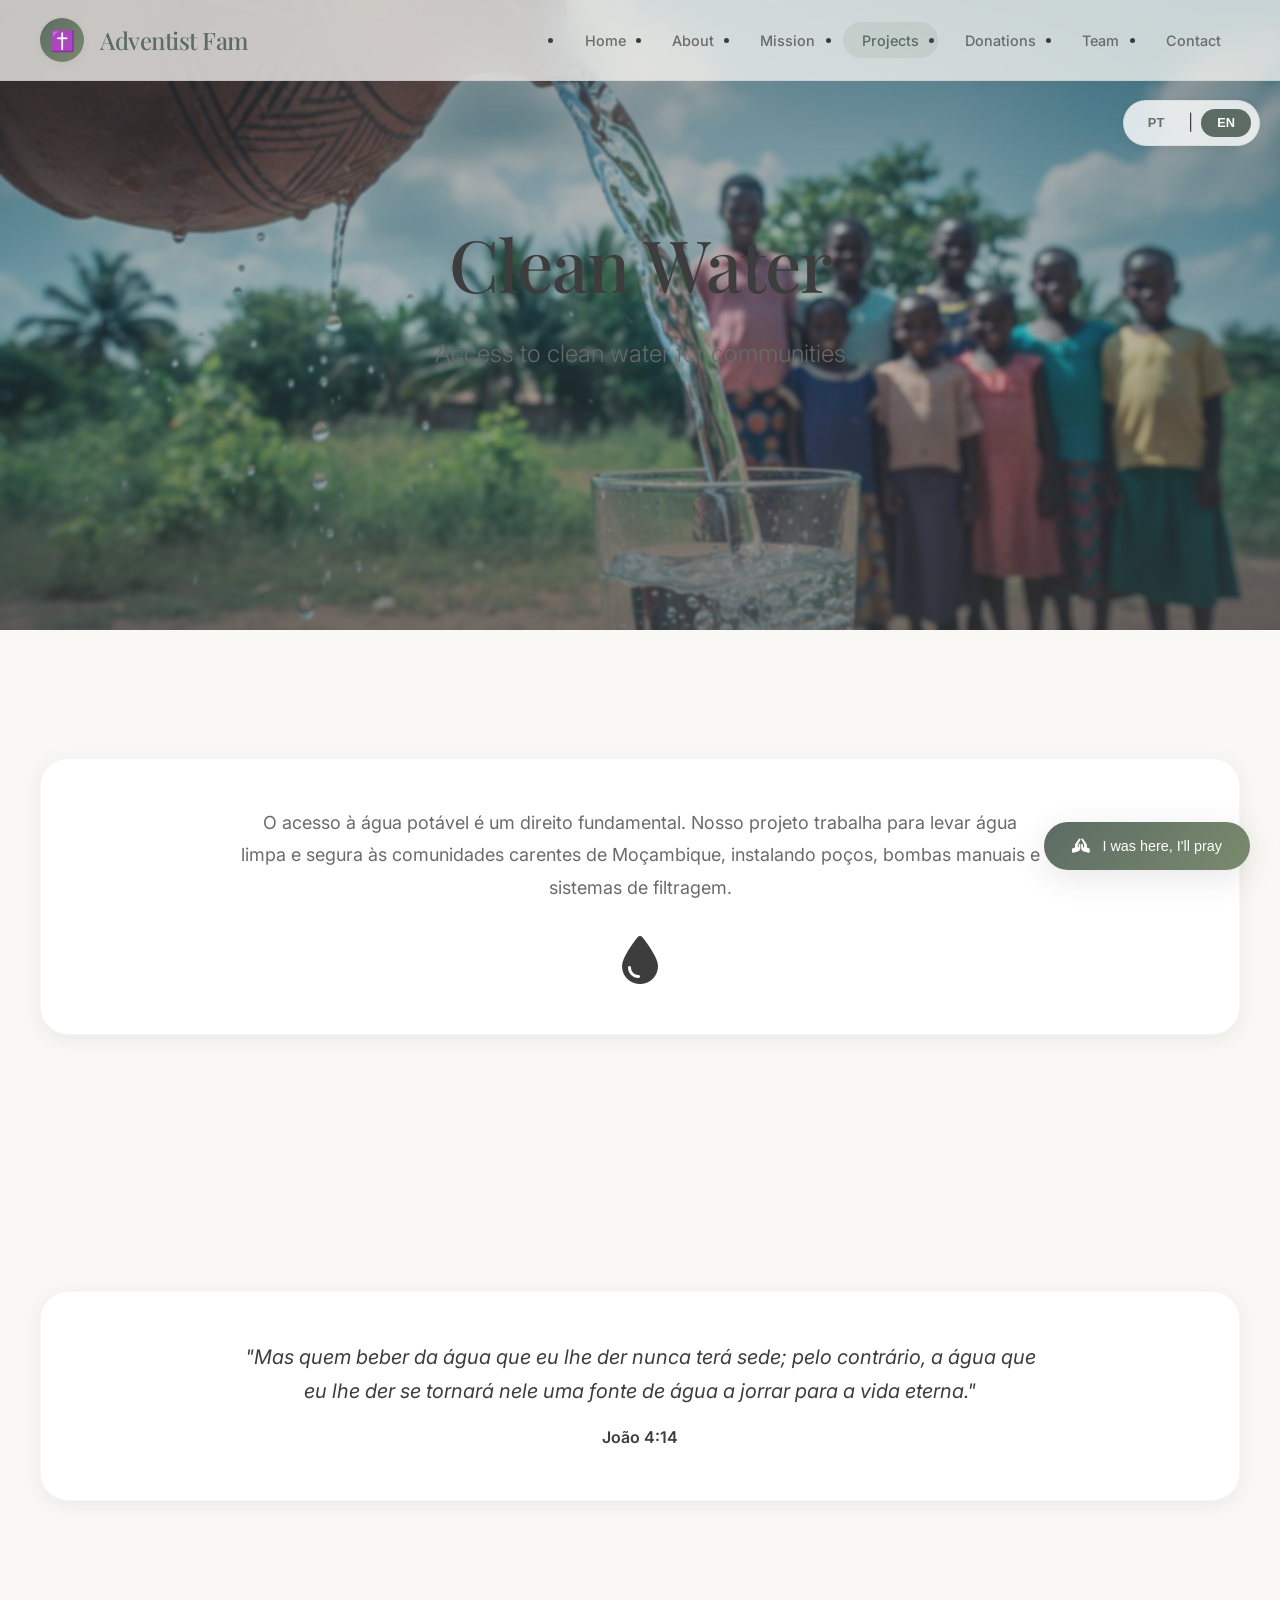
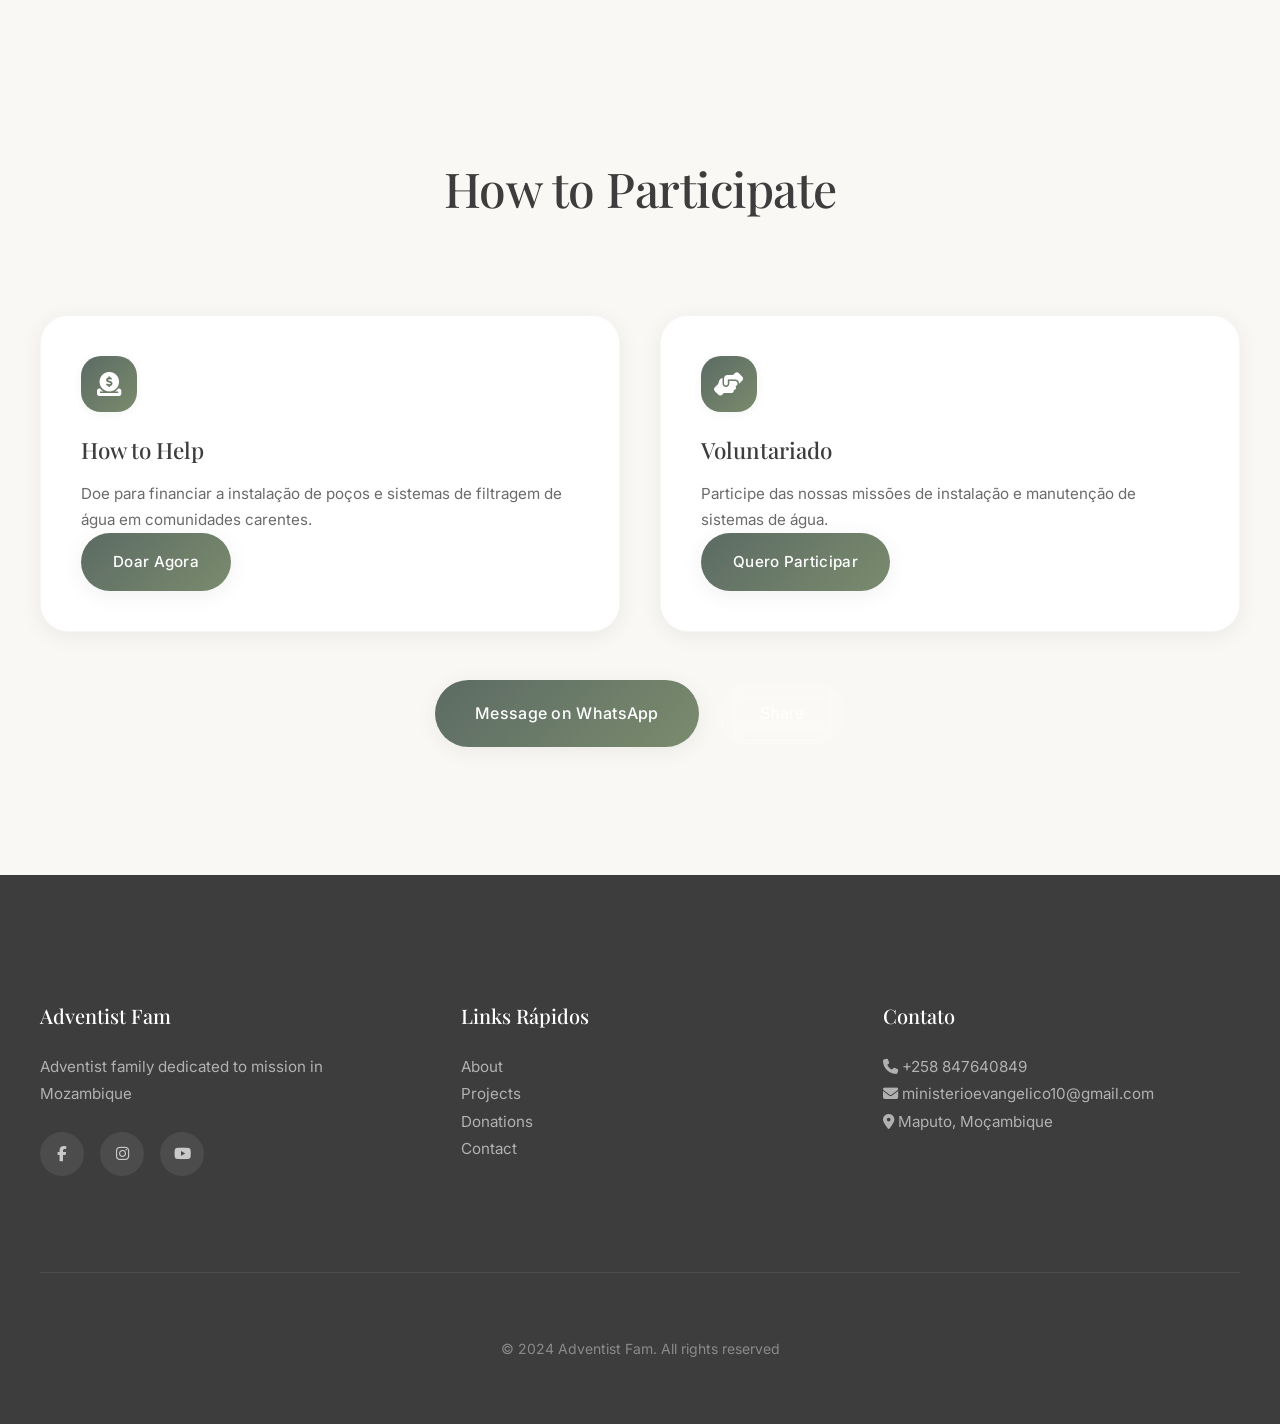
<file: projetos/agua.html>
<!DOCTYPE html>
<html lang="pt-BR">
<head>
    <meta charset="UTF-8">
    <meta name="viewport" content="width=device-width, initial-scale=1.0">
    <meta name="description" content="Projeto Água Potável - Acesso à água limpa para comunidades em Moçambique.">
    <title>Água Potável - Adventist Fam</title>
    <link rel="icon" href="data:image/svg+xml,<svg xmlns='http://www.w3.org/2000/svg' viewBox='0 0 100 100'><text y='.9em' font-size='90'>✝️</text></svg>">
    <link rel="stylesheet" href="../css/style.css">
    <link rel="stylesheet" href="https://cdnjs.cloudflare.com/ajax/libs/font-awesome/6.4.0/css/all.min.css">
    <link rel="preconnect" href="https://fonts.googleapis.com">
    <link rel="preconnect" href="https://fonts.gstatic.com" crossorigin>
    <link href="https://fonts.googleapis.com/css2?family=Inter:wght@300;400;500;600&family=Playfair+Display:wght@400;500;600&display=swap" rel="stylesheet">
</head>
<body>
    <!-- Navegação -->
    <nav class="navbar">
        <div class="container navbar-container">
            <a href="../index.html" class="navbar-logo">
                <div class="navbar-logo-icon">✝️</div>
                <span>Adventist Fam</span>
            </a>
            
            <button class="navbar-toggle" aria-label="Menu">
                <span></span>
                <span></span>
                <span></span>
            </button>
            
            <ul class="navbar-menu">
                <li><a href="../index.html" class="navbar-link" data-translate="menu_home">Home</a></li>
                <li><a href="../pages/sobre.html" class="navbar-link" data-translate="menu_sobre">Sobre</a></li>
                <li><a href="../pages/missao.html" class="navbar-link" data-translate="menu_missao">Missão</a></li>
                <li><a href="../pages/projetos.html" class="navbar-link active" data-translate="menu_projetos">Projetos</a></li>
                <li><a href="../pages/doacoes.html" class="navbar-link" data-translate="menu_doacoes">Doações</a></li>
                <li><a href="../pages/equipa.html" class="navbar-link" data-translate="menu_equipa">Equipa</a></li>
                <li><a href="../pages/contato.html" class="navbar-link" data-translate="menu_contato">Contato</a></li>
            </ul>
        </div>
    </nav>

    <!-- Hero Section -->
    <section class="hero" style="background-image: url('../images/projeto-agua.jpg'); min-height: 70vh;">
        <div class="hero-content">
            <h1 class="hero-title" data-translate="projeto_agua">Água Potável</h1>
            <p class="hero-subtitle" data-translate="projeto_agua_desc">Acesso à água limpa para comunidades</p>
        </div>
    </section>

    <!-- Descrição -->
    <section class="section">
        <div class="container">
            <div class="card">
                <div class="card-body" style="padding: 3rem;">
                    <p class="card-text" style="font-size: 1.125rem; line-height: 1.8; text-align: center; max-width: 800px; margin: 0 auto;">
                        O acesso à água potável é um direito fundamental. Nosso projeto trabalha para levar água limpa e segura às comunidades carentes de Moçambique, instalando poços, bombas manuais e sistemas de filtragem.
                    </p>
                    
                    <div class="text-center" style="margin-top: 2rem;">
                        <i class="fas fa-tint" style="font-size: 3rem; color: var(--primary-blue);"></i>
                    </div>
                </div>
            </div>
        </div>
    </section>

    <!-- Versículo -->
    <section class="section section-bg" style="background-image: url('../images/bg-sobre.jpg');">
        <div class="container section-content">
            <div class="card">
                <div class="card-body" style="padding: 3rem;">
                    <p class="card-text" style="font-size: 1.25rem; font-style: italic; text-align: center; max-width: 800px; margin: 0 auto; color: var(--dark-gray);">
                        "Mas quem beber da água que eu lhe der nunca terá sede; pelo contrário, a água que eu lhe der se tornará nele uma fonte de água a jorrar para a vida eterna."
                    </p>
                    <p class="text-center" style="margin-top: 1rem; color: var(--primary-green); font-weight: 600;">João 4:14</p>
                </div>
            </div>
        </div>
    </section>

    <!-- Como Participar -->
    <section class="section">
        <div class="container">
            <div class="section-header">
                <h2 class="section-title" data-translate="projeto_como_participar">Como Participar</h2>
            </div>
            
            <div class="card-grid">
                <div class="card" data-animate="fadeIn">
                    <div class="card-body">
                        <div class="card-icon">
                            <i class="fas fa-donate"></i>
                        </div>
                        <h3 class="card-title" data-translate="projeto_como_ajudar">Como Ajudar</h3>
                        <p class="card-text">Doe para financiar a instalação de poços e sistemas de filtragem de água em comunidades carentes.</p>
                        <a href="../pages/doacoes.html" class="btn btn-primary">Doar Agora</a>
                    </div>
                </div>
                
                <div class="card" data-animate="fadeIn">
                    <div class="card-body">
                        <div class="card-icon">
                            <i class="fas fa-hands-helping"></i>
                        </div>
                        <h3 class="card-title">Voluntariado</h3>
                        <p class="card-text">Participe das nossas missões de instalação e manutenção de sistemas de água.</p>
                        <a href="../pages/participar.html" class="btn btn-primary">Quero Participar</a>
                    </div>
                </div>
            </div>
            
            <div class="text-center" style="margin-top: 3rem;">
                <a href="https://wa.me/258847640849" target="_blank" class="btn btn-primary btn-large" data-translate="projeto_btn_whatsapp">
                    <i class="fab fa-whatsapp"></i> Falar no WhatsApp
                </a>
                <button class="btn btn-secondary btn-large" onclick="sharePage('Projeto Água Potável - Adventist Fam', 'Ajude a levar água limpa para comunidades em Moçambique', window.location.href)" data-translate="projeto_btn_partilhar" style="margin-left: 1rem;">
                    <i class="fas fa-share"></i> Partilhar
                </button>
            </div>
        </div>
    </section>

    <!-- Footer -->
    <footer class="footer">
        <div class="container">
            <div class="footer-content">
                <div class="footer-section">
                    <h4>Adventist Fam</h4>
                    <p data-translate="footer_familia">Família Adventista dedicada à missão em Moçambique</p>
                    <div class="footer-social">
                        <a href="#" aria-label="Facebook"><i class="fab fa-facebook-f"></i></a>
                        <a href="#" aria-label="Instagram"><i class="fab fa-instagram"></i></a>
                        <a href="#" aria-label="YouTube"><i class="fab fa-youtube"></i></a>
                    </div>
                </div>
                
                <div class="footer-section">
                    <h4>Links Rápidos</h4>
                    <p><a href="../pages/sobre.html" data-translate="menu_sobre">Sobre Nós</a></p>
                    <p><a href="../pages/projetos.html" data-translate="menu_projetos">Projetos</a></p>
                    <p><a href="../pages/doacoes.html" data-translate="menu_doacoes">Doações</a></p>
                    <p><a href="../pages/contato.html" data-translate="menu_contato">Contato</a></p>
                </div>
                
                <div class="footer-section">
                    <h4>Contato</h4>
                    <p><i class="fas fa-phone"></i> +258 847640849</p>
                    <p><i class="fas fa-envelope"></i> ministerioevangelico10@gmail.com</p>
                    <p><i class="fas fa-map-marker-alt"></i> Maputo, Moçambique</p>
                </div>
            </div>
            
            <div class="footer-bottom">
                <p>&copy; 2024 Adventist Fam. <span data-translate="footer_direitos">Todos os direitos reservados.</span></p>
            </div>
        </div>
    </footer>

    <!-- Botão Flutuante de Oração -->
    <div class="prayer-float">
        <button id="prayer-btn" class="prayer-float-btn">
            <i class="fas fa-praying-hands"></i>
            <span data-translate="oracao_btn">Estive aqui, vou orar</span>
        </button>
    </div>

    <!-- Modal de Oração -->
    <div id="prayer-modal" class="modal-overlay">
        <div class="modal-content">
            <button id="prayer-close" class="modal-close">&times;</button>
            <div class="modal-icon">
                <i class="fas fa-praying-hands"></i>
            </div>
            <h3 class="modal-title" data-translate="oracao_modal_title">Oração</h3>
            <p class="modal-text" data-translate="oracao_modal_text">Obrigado pela sua visita. Que Deus te abençoe e guie sua vida.</p>
            <button id="prayer-amen" class="btn btn-primary btn-large" data-translate="oracao_btn_amen">Amém</button>
            <p id="prayer-counter" class="modal-counter">0 orações realizadas</p>
        </div>
    </div>

    <!-- Scripts -->
    <script src="../js/translations.js"></script>
    <script src="../js/main.js"></script>
</body>
</html>
</file>
<file: css/style.css>
/**
 * Adventist Fam - Design Sofisticado e Elegante
 * Paleta: Tons terrosos, bege, verde musgo
 * Estilo: Moderno, arejado, orgânico
 */

/* ========================================
   VARIÁVEIS CSS - PALETA SOFISTICADA
   ======================================== */
:root {
    /* Cores Principais - Tons Terrosos */
    --color-bg: #FAF8F5;
    --color-bg-warm: #F5F1EC;
    --color-bg-cream: #FDFCFA;
    
    /* Verde Musgo Sofisticado */
    --color-primary: #5C6B63;
    --color-primary-light: #7A8B6E;
    --color-primary-dark: #3D4A36;
    
    /* Marrom Terroso */
    --color-secondary: #8B7355;
    --color-secondary-light: #A68B6A;
    --color-secondary-dark: #6B5742;
    
    /* Dourado Suave */
    --color-accent: #C9A962;
    --color-accent-light: #D4BC7E;
    
    /* Texto */
    --color-text: #3D3D3D;
    --color-text-light: #6B6B6B;
    --color-text-muted: #9A9A9A;
    
    /* Branco e Overlay */
    --color-white: #FFFFFF;
    --color-overlay: rgba(61, 61, 61, 0.4);
    --color-overlay-light: rgba(255, 255, 255, 0.85);
    
    /* Gradientes Suaves */
    --gradient-hero: linear-gradient(135deg, rgba(92, 107, 83, 0.85) 0%, rgba(139, 115, 85, 0.75) 100%);
    --gradient-card: linear-gradient(180deg, rgba(255, 255, 255, 0.95) 0%, rgba(250, 248, 245, 0.9) 100%);
    --gradient-primary: linear-gradient(135deg, var(--color-primary) 0%, var(--color-primary-light) 100%);
    
    /* Sombras Suaves */
    --shadow-sm: 0 2px 8px rgba(61, 61, 61, 0.06);
    --shadow-md: 0 4px 20px rgba(61, 61, 61, 0.08);
    --shadow-lg: 0 8px 32px rgba(61, 61, 61, 0.12);
    --shadow-glow: 0 0 40px rgba(201, 169, 98, 0.15);
    
    /* Bordas Arredondadas - Orgânicas */
    --radius-sm: 12px;
    --radius-md: 20px;
    --radius-lg: 28px;
    --radius-xl: 40px;
    --radius-full: 9999px;
    
    /* Tipografia Elegante */
    --font-primary: 'Inter', -apple-system, BlinkMacSystemFont, 'Segoe UI', sans-serif;
    --font-heading: 'Playfair Display', Georgia, serif;
    
    /* Espaçamento Generoso */
    --space-xs: 0.5rem;
    --space-sm: 1rem;
    --space-md: 1.5rem;
    --space-lg: 2.5rem;
    --space-xl: 4rem;
    --space-2xl: 6rem;
    --space-3xl: 8rem;
    
    /* Transições Suaves */
    --transition-fast: 0.2s cubic-bezier(0.4, 0, 0.2, 1);
    --transition-base: 0.3s cubic-bezier(0.4, 0, 0.2, 1);
    --transition-slow: 0.5s cubic-bezier(0.4, 0, 0.2, 1);
}

/* ========================================
   RESET E BASE
   ======================================== */
*, *::before, *::after {
    box-sizing: border-box;
    margin: 0;
    padding: 0;
}

html {
    scroll-behavior: smooth;
    font-size: 16px;
}

body {
    font-family: var(--font-primary);
    line-height: 1.7;
    color: var(--color-text);
    background-color: var(--color-bg);
    overflow-x: hidden;
    -webkit-font-smoothing: antialiased;
    -moz-osx-font-smoothing: grayscale;
}

/* ========================================
   TIPOGRAFIA ELEGANTE
   ======================================== */
h1, h2, h3, h4, h5, h6 {
    font-family: var(--font-heading);
    font-weight: 500;
    line-height: 1.3;
    color: var(--color-text);
}

p {
    color: var(--color-text-light);
}

a {
    text-decoration: none;
    color: inherit;
    transition: color var(--transition-fast);
}

/* ========================================
   UTILITÁRIOS
   ======================================== */
.container {
    width: 100%;
    max-width: 1280px;
    margin: 0 auto;
    padding: 0 var(--space-lg);
}

.text-center {
    text-align: center;
}

/* ========================================
   NAVEGAÇÃO ELEGANTE - SEM CORES SÓLIDAS
   ======================================== */
.navbar {
    position: fixed;
    top: 0;
    left: 0;
    right: 0;
    z-index: 1000;
    background: rgba(250, 248, 245, 0.75);
    backdrop-filter: blur(20px);
    -webkit-backdrop-filter: blur(20px);
    border-bottom: 1px solid rgba(92, 107, 83, 0.08);
    transition: all var(--transition-base);
}

.navbar.scrolled {
    background: rgba(250, 248, 245, 0.95);
    box-shadow: var(--shadow-sm);
}

.navbar-container {
    display: flex;
    align-items: center;
    justify-content: space-between;
    height: 80px;
}

.navbar-logo {
    display: flex;
    align-items: center;
    gap: var(--space-sm);
    font-family: var(--font-heading);
    font-size: 1.5rem;
    font-weight: 500;
    color: var(--color-primary);
    letter-spacing: -0.5px;
}

.navbar-logo-icon {
    width: 44px;
    height: 44px;
    background: var(--gradient-primary);
    border-radius: var(--radius-full);
    display: flex;
    align-items: center;
    justify-content: center;
    color: var(--color-white);
    font-size: 1.25rem;
    box-shadow: var(--shadow-sm);
}

.navbar-menu {
    display: flex;
    align-items: center;
    gap: var(--space-xs);
}

.navbar-link {
    padding: 0.6rem 1.2rem;
    font-size: 0.9rem;
    font-weight: 500;
    color: var(--color-text-light);
    border-radius: var(--radius-full);
    transition: all var(--transition-fast);
    position: relative;
}

.navbar-link:hover {
    color: var(--color-primary);
    background: rgba(92, 107, 83, 0.06);
}

.navbar-link.active {
    color: var(--color-primary);
    background: rgba(92, 107, 83, 0.1);
}

.navbar-toggle {
    display: none;
    flex-direction: column;
    gap: 5px;
    padding: var(--space-sm);
    background: transparent;
}

.navbar-toggle span {
    display: block;
    width: 24px;
    height: 2px;
    background: var(--color-text);
    border-radius: 2px;
    transition: all var(--transition-base);
}

/* ========================================
   HERO SECTION - OVERLAY SUAVE
   ======================================== */
.hero {
    position: relative;
    min-height: 100vh;
    display: flex;
    align-items: center;
    justify-content: center;
    background-size: cover;
    background-position: center;
    overflow: hidden;
}

.hero::before {
    content: '';
    position: absolute;
    inset: 0;
    background: linear-gradient(
        180deg,
        rgba(61, 61, 61, 0.5) 0%,
        rgba(61, 61, 61, 0.3) 50%,
        rgba(61, 61, 61, 0.6) 100%
    );
}

.hero::after {
    content: '';
    position: absolute;
    inset: 0;
    backdrop-filter: blur(1px);
}

.hero-content {
    position: relative;
    z-index: 2;
    text-align: center;
    color: var(--color-white);
    padding: var(--space-xl);
    max-width: 900px;
}

.hero-title {
    font-family: var(--font-heading);
    font-size: clamp(2.5rem, 6vw, 4.5rem);
    font-weight: 500;
    margin-bottom: var(--space-md);
    letter-spacing: -1px;
    text-shadow: 0 2px 20px rgba(0, 0, 0, 0.2);
}

.hero-subtitle {
    font-size: clamp(1.1rem, 2.5vw, 1.5rem);
    font-weight: 300;
    margin-bottom: var(--space-lg);
    opacity: 0.95;
    line-height: 1.6;
}

.hero-verse {
    font-family: var(--font-heading);
    font-style: italic;
    font-size: 1.1rem;
    margin-bottom: var(--space-xs);
    opacity: 0.9;
    line-height: 1.8;
}

.hero-verse-ref {
    font-size: 0.875rem;
    opacity: 0.7;
    margin-bottom: var(--space-xl);
    letter-spacing: 1px;
}

.hero-buttons {
    display: flex;
    gap: var(--space-md);
    justify-content: center;
    flex-wrap: wrap;
}

/* ========================================
   BOTÕES ELEGANTES
   ======================================== */
.btn {
    display: inline-flex;
    align-items: center;
    justify-content: center;
    gap: 0.5rem;
    padding: 1rem 2rem;
    font-size: 0.95rem;
    font-weight: 500;
    border-radius: var(--radius-full);
    transition: all var(--transition-base);
    cursor: pointer;
    border: none;
    letter-spacing: 0.3px;
}

.btn-primary {
    background: var(--gradient-primary);
    color: var(--color-white);
    box-shadow: var(--shadow-md);
}

.btn-primary:hover {
    transform: translateY(-2px);
    box-shadow: var(--shadow-lg), var(--shadow-glow);
}

.btn-secondary {
    background: rgba(255, 255, 255, 0.15);
    color: var(--color-white);
    border: 1px solid rgba(255, 255, 255, 0.3);
    backdrop-filter: blur(10px);
}

.btn-secondary:hover {
    background: rgba(255, 255, 255, 0.25);
    transform: translateY(-2px);
}

.btn-outline {
    background: transparent;
    color: var(--color-primary);
    border: 1.5px solid var(--color-primary);
}

.btn-outline:hover {
    background: var(--color-primary);
    color: var(--color-white);
    transform: translateY(-2px);
}

.btn-large {
    padding: 1.25rem 2.5rem;
    font-size: 1rem;
}

.btn-small {
    padding: 0.75rem 1.5rem;
    font-size: 0.875rem;
}

/* ========================================
   SEÇÕES COM ESPAÇAMENTO GENEROSO
   ======================================== */
.section {
    position: relative;
    padding: var(--space-3xl) 0;
}

.section-bg {
    position: relative;
    background-size: cover;
    background-position: center;
    background-attachment: fixed;
}

.section-bg::before {
    content: '';
    position: absolute;
    inset: 0;
    background: rgba(250, 248, 245, 0.92);
    backdrop-filter: blur(3px);
}

.section-content {
    position: relative;
    z-index: 1;
}

.section-header {
    text-align: center;
    margin-bottom: var(--space-2xl);
    max-width: 700px;
    margin-left: auto;
    margin-right: auto;
}

.section-title {
    font-family: var(--font-heading);
    font-size: clamp(2rem, 4vw, 3rem);
    font-weight: 500;
    color: var(--color-text);
    margin-bottom: var(--space-md);
    letter-spacing: -0.5px;
}

.section-subtitle {
    font-size: 1.1rem;
    color: var(--color-text-light);
    line-height: 1.7;
}

/* ========================================
   CARDS - GLASSMORPHISM
   ======================================== */
.card-grid {
    display: grid;
    grid-template-columns: repeat(auto-fit, minmax(320px, 1fr));
    gap: var(--space-lg);
}

.card {
    background: var(--color-white);
    border-radius: var(--radius-lg);
    overflow: hidden;
    box-shadow: var(--shadow-md);
    transition: all var(--transition-base);
    border: 1px solid rgba(92, 107, 83, 0.06);
}

.card:hover {
    transform: translateY(-8px);
    box-shadow: var(--shadow-lg);
}

.card-image {
    width: 100%;
    height: 220px;
    object-fit: cover;
    transition: transform var(--transition-slow);
}

.card:hover .card-image {
    transform: scale(1.05);
}

.card-body {
    padding: var(--space-lg);
}

.card-title {
    font-family: var(--font-heading);
    font-size: 1.4rem;
    font-weight: 500;
    color: var(--color-text);
    margin-bottom: var(--space-sm);
}

.card-text {
    color: var(--color-text-light);
    font-size: 0.95rem;
    line-height: 1.7;
}

.card-icon {
    width: 56px;
    height: 56px;
    background: var(--gradient-primary);
    border-radius: var(--radius-md);
    display: flex;
    align-items: center;
    justify-content: center;
    color: var(--color-white);
    font-size: 1.5rem;
    margin-bottom: var(--space-md);
    box-shadow: var(--shadow-sm);
}

/* Card Glassmorphism */
.card-glass {
    background: rgba(255, 255, 255, 0.7);
    backdrop-filter: blur(20px);
    -webkit-backdrop-filter: blur(20px);
    border: 1px solid rgba(255, 255, 255, 0.3);
}

/* ========================================
   FEATURES - LISTA ELEGANTE
   ======================================== */
.feature-list {
    display: flex;
    flex-direction: column;
    gap: var(--space-md);
    max-width: 800px;
    margin: 0 auto;
}

.feature-item {
    display: flex;
    align-items: flex-start;
    gap: var(--space-md);
    padding: var(--space-lg);
    background: var(--color-white);
    border-radius: var(--radius-lg);
    box-shadow: var(--shadow-sm);
    border: 1px solid rgba(92, 107, 83, 0.06);
    transition: all var(--transition-base);
}

.feature-item:hover {
    box-shadow: var(--shadow-md);
    transform: translateX(4px);
}

.feature-icon {
    flex-shrink: 0;
    width: 48px;
    height: 48px;
    background: var(--gradient-primary);
    border-radius: var(--radius-md);
    display: flex;
    align-items: center;
    justify-content: center;
    color: var(--color-white);
    font-size: 1.25rem;
}

.feature-content h4 {
    font-family: var(--font-heading);
    font-size: 1.2rem;
    font-weight: 500;
    color: var(--color-text);
    margin-bottom: 0.25rem;
}

.feature-content p {
    color: var(--color-text-light);
    font-size: 0.95rem;
    line-height: 1.6;
}

/* ========================================
   ESTATÍSTICAS - DESIGN ELEGANTE
   ======================================== */
.stats-grid {
    display: grid;
    grid-template-columns: repeat(auto-fit, minmax(200px, 1fr));
    gap: var(--space-lg);
}

.stat-card {
    text-align: center;
    padding: var(--space-xl) var(--space-lg);
    background: rgba(255, 255, 255, 0.6);
    backdrop-filter: blur(10px);
    border-radius: var(--radius-lg);
    border: 1px solid rgba(255, 255, 255, 0.3);
    transition: all var(--transition-base);
}

.stat-card:hover {
    background: rgba(255, 255, 255, 0.8);
    transform: translateY(-4px);
}

.stat-number {
    font-family: var(--font-heading);
    font-size: 3rem;
    font-weight: 500;
    color: var(--color-accent);
    margin-bottom: var(--space-sm);
    letter-spacing: -1px;
}

.stat-label {
    font-size: 0.95rem;
    color: var(--color-text-light);
    font-weight: 500;
}

/* ========================================
   GALERIA
   ======================================== */
.gallery-grid {
    display: grid;
    grid-template-columns: repeat(auto-fit, minmax(280px, 1fr));
    gap: var(--space-md);
}

.gallery-item {
    position: relative;
    overflow: hidden;
    border-radius: var(--radius-lg);
    aspect-ratio: 4/3;
    cursor: pointer;
    box-shadow: var(--shadow-sm);
}

.gallery-item img {
    width: 100%;
    height: 100%;
    object-fit: cover;
    transition: transform var(--transition-slow);
}

.gallery-item:hover img {
    transform: scale(1.08);
}

.gallery-overlay {
    position: absolute;
    inset: 0;
    background: linear-gradient(
        to top,
        rgba(61, 61, 61, 0.7) 0%,
        transparent 60%
    );
    display: flex;
    align-items: flex-end;
    justify-content: center;
    padding-bottom: var(--space-md);
    opacity: 0;
    transition: opacity var(--transition-base);
}

.gallery-item:hover .gallery-overlay {
    opacity: 1;
}

/* ========================================
   EQUIPE
   ======================================== */
.team-grid {
    display: grid;
    grid-template-columns: repeat(auto-fit, minmax(180px, 1fr));
    gap: var(--space-lg);
}

.team-card {
    text-align: center;
    padding: var(--space-lg);
    background: var(--color-white);
    border-radius: var(--radius-lg);
    box-shadow: var(--shadow-sm);
    border: 1px solid rgba(92, 107, 83, 0.06);
    transition: all var(--transition-base);
}

.team-card:hover {
    box-shadow: var(--shadow-md);
    transform: translateY(-4px);
}

.team-avatar {
    width: 90px;
    height: 90px;
    background: var(--gradient-primary);
    border-radius: var(--radius-full);
    display: flex;
    align-items: center;
    justify-content: center;
    margin: 0 auto var(--space-md);
    color: var(--color-white);
    font-size: 1.75rem;
    font-weight: 500;
    font-family: var(--font-heading);
    box-shadow: var(--shadow-sm);
}

.team-name {
    font-family: var(--font-heading);
    font-size: 1.1rem;
    font-weight: 500;
    color: var(--color-text);
    margin-bottom: 0.25rem;
}

.team-role {
    font-size: 0.875rem;
    color: var(--color-text-muted);
}

/* ========================================
   CONTATO
   ======================================== */
.contact-grid {
    display: grid;
    grid-template-columns: repeat(auto-fit, minmax(280px, 1fr));
    gap: var(--space-lg);
}

.contact-card {
    display: flex;
    flex-direction: column;
    align-items: center;
    text-align: center;
    padding: var(--space-xl);
    background: var(--color-white);
    border-radius: var(--radius-lg);
    box-shadow: var(--shadow-sm);
    border: 1px solid rgba(92, 107, 83, 0.06);
    transition: all var(--transition-base);
}

.contact-card:hover {
    box-shadow: var(--shadow-md);
    transform: translateY(-4px);
}

.contact-icon {
    width: 64px;
    height: 64px;
    background: var(--gradient-primary);
    border-radius: var(--radius-full);
    display: flex;
    align-items: center;
    justify-content: center;
    color: var(--color-white);
    font-size: 1.5rem;
    margin-bottom: var(--space-md);
    box-shadow: var(--shadow-sm);
}

.contact-title {
    font-family: var(--font-heading);
    font-size: 1.3rem;
    font-weight: 500;
    color: var(--color-text);
    margin-bottom: var(--space-sm);
}

.contact-info {
    font-size: 0.95rem;
    color: var(--color-text-light);
    margin-bottom: var(--space-md);
    line-height: 1.6;
}

.contact-buttons {
    display: flex;
    gap: var(--space-sm);
    flex-wrap: wrap;
    justify-content: center;
}

/* ========================================
   DOAÇÕES
   ======================================== */
.donation-card {
    background: var(--color-white);
    border-radius: var(--radius-lg);
    padding: var(--space-xl);
    box-shadow: var(--shadow-md);
    text-align: center;
    border: 1px solid rgba(92, 107, 83, 0.06);
    transition: all var(--transition-base);
}

.donation-card:hover {
    box-shadow: var(--shadow-lg);
    transform: translateY(-4px);
}

.donation-icon {
    width: 80px;
    height: 80px;
    background: var(--gradient-primary);
    border-radius: var(--radius-full);
    display: flex;
    align-items: center;
    justify-content: center;
    margin: 0 auto var(--space-md);
    color: var(--color-white);
    font-size: 2rem;
    box-shadow: var(--shadow-sm);
}

.donation-title {
    font-family: var(--font-heading);
    font-size: 1.5rem;
    font-weight: 500;
    color: var(--color-text);
    margin-bottom: var(--space-md);
}

.donation-info {
    font-size: 1.25rem;
    color: var(--color-primary);
    font-weight: 600;
    margin-bottom: var(--space-xs);
    letter-spacing: 0.5px;
}

.donation-label {
    font-size: 0.875rem;
    color: var(--color-text-muted);
}

/* ========================================
   BOTÃO FLUTUANTE DE ORAÇÃO
   ======================================== */
.prayer-float {
    position: fixed;
    bottom: 30px;
    right: 30px;
    z-index: 1000;
}

.prayer-float-btn {
    display: flex;
    align-items: center;
    gap: 0.75rem;
    padding: 1rem 1.75rem;
    background: var(--gradient-primary);
    color: var(--color-white);
    border-radius: var(--radius-full);
    font-size: 0.9rem;
    font-weight: 500;
    box-shadow: var(--shadow-lg);
    transition: all var(--transition-base);
    border: none;
    cursor: pointer;
}

.prayer-float-btn:hover {
    transform: scale(1.05) translateY(-2px);
    box-shadow: var(--shadow-lg), var(--shadow-glow);
}

/* ========================================
   TOGGLE DE IDIOMA
   ======================================== */
.language-toggle {
    position: fixed;
    top: 100px;
    right: 20px;
    z-index: 1000;
    display: flex;
    align-items: center;
    gap: 0.5rem;
    padding: 0.5rem;
    background: rgba(255, 255, 255, 0.8);
    backdrop-filter: blur(10px);
    border-radius: var(--radius-full);
    box-shadow: var(--shadow-sm);
    border: 1px solid rgba(92, 107, 83, 0.08);
}

.lang-btn {
    padding: 0.4rem 1rem;
    font-size: 0.8rem;
    font-weight: 600;
    color: var(--color-text-light);
    border-radius: var(--radius-full);
    transition: all var(--transition-fast);
    border: none;
    background: transparent;
    cursor: pointer;
}

.lang-btn.active {
    background: var(--color-primary);
    color: var(--color-white);
}

.lang-btn:hover:not(.active) {
    color: var(--color-primary);
    background: rgba(92, 107, 83, 0.08);
}

/* ========================================
   MODAL ELEGANTE
   ======================================== */
.modal-overlay {
    position: fixed;
    inset: 0;
    background: rgba(61, 61, 61, 0.6);
    backdrop-filter: blur(8px);
    display: flex;
    align-items: center;
    justify-content: center;
    z-index: 2000;
    opacity: 0;
    visibility: hidden;
    transition: all var(--transition-base);
    padding: var(--space-lg);
}

.modal-overlay.active {
    opacity: 1;
    visibility: visible;
}

.modal-content {
    background: var(--color-white);
    border-radius: var(--radius-xl);
    padding: var(--space-2xl);
    max-width: 480px;
    width: 100%;
    text-align: center;
    transform: scale(0.9) translateY(20px);
    transition: transform var(--transition-base);
    box-shadow: var(--shadow-lg);
    position: relative;
}

.modal-overlay.active .modal-content {
    transform: scale(1) translateY(0);
}

.modal-icon {
    width: 80px;
    height: 80px;
    background: var(--gradient-primary);
    border-radius: var(--radius-full);
    display: flex;
    align-items: center;
    justify-content: center;
    margin: 0 auto var(--space-lg);
    color: var(--color-white);
    font-size: 2rem;
    box-shadow: var(--shadow-sm);
}

.modal-title {
    font-family: var(--font-heading);
    font-size: 1.75rem;
    font-weight: 500;
    color: var(--color-text);
    margin-bottom: var(--space-md);
}

.modal-text {
    font-size: 1.05rem;
    color: var(--color-text-light);
    margin-bottom: var(--space-lg);
    line-height: 1.7;
}

.modal-counter {
    font-size: 0.875rem;
    color: var(--color-text-muted);
    margin-top: var(--space-md);
}

.modal-close {
    position: absolute;
    top: var(--space-md);
    right: var(--space-md);
    width: 40px;
    height: 40px;
    background: rgba(92, 107, 83, 0.08);
    border-radius: var(--radius-full);
    display: flex;
    align-items: center;
    justify-content: center;
    font-size: 1.5rem;
    color: var(--color-text-light);
    transition: all var(--transition-fast);
    border: none;
    cursor: pointer;
}

.modal-close:hover {
    background: rgba(92, 107, 83, 0.15);
    color: var(--color-text);
}

/* ========================================
   FOOTER ELEGANTE
   ======================================== */
.footer {
    background: var(--color-text);
    color: rgba(255, 255, 255, 0.7);
    padding: var(--space-3xl) 0 var(--space-xl);
}

.footer-content {
    display: grid;
    grid-template-columns: repeat(auto-fit, minmax(250px, 1fr));
    gap: var(--space-xl);
    margin-bottom: var(--space-2xl);
}

.footer-section h4 {
    font-family: var(--font-heading);
    font-size: 1.25rem;
    font-weight: 500;
    margin-bottom: var(--space-md);
    color: var(--color-white);
}

.footer-section p,
.footer-section a {
    color: rgba(255, 255, 255, 0.6);
    font-size: 0.95rem;
    line-height: 1.8;
    transition: color var(--transition-fast);
}

.footer-section a:hover {
    color: var(--color-accent);
}

.footer-social {
    display: flex;
    gap: var(--space-sm);
    margin-top: var(--space-md);
}

.footer-social a {
    width: 44px;
    height: 44px;
    background: rgba(255, 255, 255, 0.08);
    border-radius: var(--radius-full);
    display: flex;
    align-items: center;
    justify-content: center;
    transition: all var(--transition-fast);
    color: rgba(255, 255, 255, 0.7);
}

.footer-social a:hover {
    background: var(--color-primary);
    color: var(--color-white);
    transform: translateY(-3px);
}

.footer-bottom {
    text-align: center;
    padding-top: var(--space-xl);
    border-top: 1px solid rgba(255, 255, 255, 0.08);
}

.footer-bottom p {
    color: rgba(255, 255, 255, 0.4);
    font-size: 0.875rem;
}

/* ========================================
   FORMULÁRIOS
   ======================================== */
input, textarea, select {
    width: 100%;
    padding: 1rem 1.25rem;
    border: 1.5px solid rgba(92, 107, 83, 0.15);
    border-radius: var(--radius-md);
    font-size: 1rem;
    font-family: var(--font-primary);
    color: var(--color-text);
    background: var(--color-white);
    transition: all var(--transition-fast);
}

input:focus, textarea:focus, select:focus {
    outline: none;
    border-color: var(--color-primary);
    box-shadow: 0 0 0 4px rgba(92, 107, 83, 0.1);
}

input::placeholder, textarea::placeholder {
    color: var(--color-text-muted);
}

label {
    display: block;
    margin-bottom: 0.5rem;
    font-weight: 500;
    color: var(--color-text);
    font-size: 0.9rem;
}

/* ========================================
   NOTIFICAÇÃO
   ======================================== */
.notification {
    position: fixed;
    top: 100px;
    left: 50%;
    transform: translateX(-50%);
    background: var(--gradient-primary);
    color: white;
    padding: 1rem 2rem;
    border-radius: var(--radius-full);
    display: flex;
    align-items: center;
    gap: 0.75rem;
    box-shadow: var(--shadow-lg);
    z-index: 10000;
    animation: slideDown 0.3s ease;
    font-weight: 500;
}

/* ========================================
   RESPONSIVIDADE
   ======================================== */
@media (max-width: 992px) {
    .navbar-menu {
        position: fixed;
        top: 80px;
        left: 0;
        right: 0;
        background: rgba(250, 248, 245, 0.98);
        backdrop-filter: blur(20px);
        flex-direction: column;
        padding: var(--space-lg);
        gap: var(--space-xs);
        transform: translateY(-100%);
        opacity: 0;
        visibility: hidden;
        transition: all var(--transition-base);
        box-shadow: var(--shadow-md);
        max-height: calc(100vh - 80px);
        overflow-y: auto;
    }

    .navbar-menu.active {
        transform: translateY(0);
        opacity: 1;
        visibility: visible;
    }

    .navbar-link {
        width: 100%;
        text-align: center;
        padding: 1rem;
    }

    .navbar-toggle {
        display: flex;
    }

    .section {
        padding: var(--space-2xl) 0;
    }

    .language-toggle {
        top: 90px;
        right: 10px;
    }
}

@media (max-width: 768px) {
    .hero {
        min-height: 90vh;
        background-attachment: scroll;
    }

    .hero-content {
        padding: var(--space-lg);
    }

    .hero-buttons {
        flex-direction: column;
        align-items: center;
    }

    .btn {
        width: 100%;
        max-width: 280px;
    }

    .card-grid,
    .stats-grid,
    .team-grid,
    .gallery-grid,
    .contact-grid {
        grid-template-columns: 1fr;
    }

    .prayer-float {
        bottom: 20px;
        right: 20px;
    }

    .prayer-float-btn span {
        display: none;
    }

    .modal-content {
        padding: var(--space-xl);
        margin: var(--space-md);
    }
}

@media (max-width: 480px) {
    .container {
        padding: 0 var(--space-md);
    }

    .section {
        padding: var(--space-xl) 0;
    }

    .stat-number {
        font-size: 2.5rem;
    }
}

/* ========================================
   ANIMAÇÕES
   ======================================== */
@keyframes fadeIn {
    from {
        opacity: 0;
        transform: translateY(30px);
    }
    to {
        opacity: 1;
        transform: translateY(0);
    }
}

@keyframes slideIn {
    from {
        opacity: 0;
        transform: translateX(-30px);
    }
    to {
        opacity: 1;
        transform: translateX(0);
    }
}

@keyframes scaleIn {
    from {
        opacity: 0;
        transform: scale(0.9);
    }
    to {
        opacity: 1;
        transform: scale(1);
    }
}

@keyframes slideDown {
    from {
        opacity: 0;
        transform: translateX(-50%) translateY(-20px);
    }
    to {
        opacity: 1;
        transform: translateX(-50%) translateY(0);
    }
}

.animate-fadeIn {
    animation: fadeIn 0.8s cubic-bezier(0.4, 0, 0.2, 1) forwards;
}

.animate-slideIn {
    animation: slideIn 0.8s cubic-bezier(0.4, 0, 0.2, 1) forwards;
}

.animate-scaleIn {
    animation: scaleIn 0.8s cubic-bezier(0.4, 0, 0.2, 1) forwards;
}

/* ========================================
   SCROLLBAR ELEGANTE
   ======================================== */
::-webkit-scrollbar {
    width: 8px;
}

::-webkit-scrollbar-track {
    background: var(--color-bg);
}

::-webkit-scrollbar-thumb {
    background: var(--color-primary-light);
    border-radius: var(--radius-full);
}

::-webkit-scrollbar-thumb:hover {
    background: var(--color-primary);
}

/* ========================================
   SELEÇÃO DE TEXTO
   ======================================== */
::selection {
    background: var(--color-primary);
    color: var(--color-white);
}
</file>
